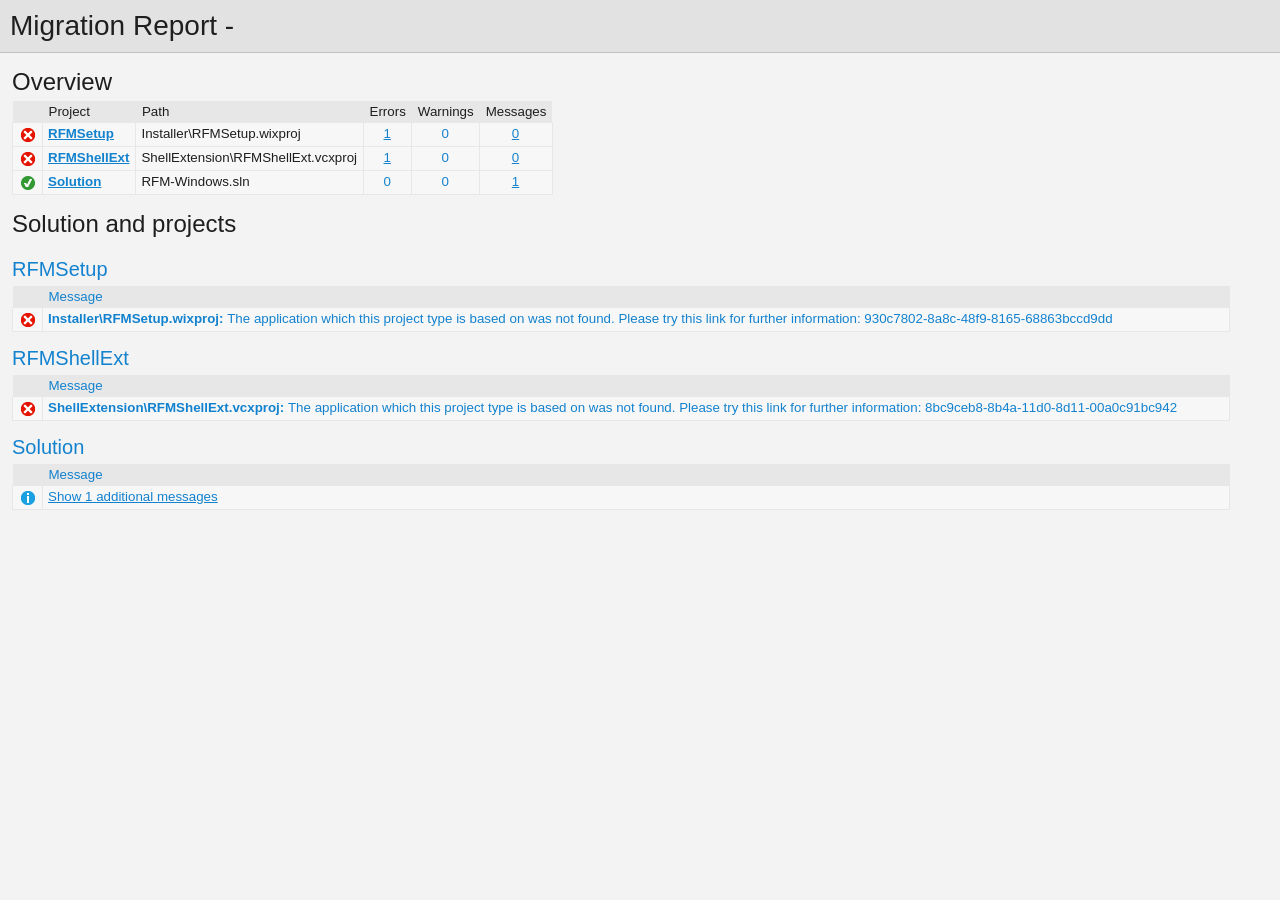
<file: clients/windows/UpgradeLog.htm>
﻿<!DOCTYPE html>
<!-- saved from url=(0014)about:internet -->
 <html xmlns:msxsl="urn:schemas-microsoft-com:xslt"><head><meta content="en-us" http-equiv="Content-Language" /><meta content="text/html; charset=utf-16" http-equiv="Content-Type" /><title _locID="ConversionReport0">
          Migration Report
        </title><style> 
                    /* Body style, for the entire document */
                    body
                    {
                        background: #F3F3F4;
                        color: #1E1E1F;
                        font-family: "Segoe UI", Tahoma, Geneva, Verdana, sans-serif;
                        padding: 0;
                        margin: 0;
                    }

                    /* Header1 style, used for the main title */
                    h1
                    {
                        padding: 10px 0px 10px 10px;
                        font-size: 21pt;
                        background-color: #E2E2E2;
                        border-bottom: 1px #C1C1C2 solid; 
                        color: #201F20;
                        margin: 0;
                        font-weight: normal;
                    }

                    /* Header2 style, used for "Overview" and other sections */
                    h2
                    {
                        font-size: 18pt;
                        font-weight: normal;
                        padding: 15px 0 5px 0;
                        margin: 0;
                    }

                    /* Header3 style, used for sub-sections, such as project name */
                    h3
                    {
                        font-weight: normal;
                        font-size: 15pt;
                        margin: 0;
                        padding: 15px 0 5px 0;
                        background-color: transparent;
                    }

                    /* Color all hyperlinks one color */
                    a
                    {
                        color: #1382CE;
                    }

                    /* Table styles */ 
                    table
                    {
                        border-spacing: 0 0;
                        border-collapse: collapse;
                        font-size: 10pt;
                    }

                    table th
                    {
                        background: #E7E7E8;
                        text-align: left;
                        text-decoration: none;
                        font-weight: normal;
                        padding: 3px 6px 3px 6px;
                    }

                    table td
                    {
                        vertical-align: top;
                        padding: 3px 6px 5px 5px;
                        margin: 0px;
                        border: 1px solid #E7E7E8;
                        background: #F7F7F8;
                    }

                    /* Local link is a style for hyperlinks that link to file:/// content, there are lots so color them as 'normal' text until the user mouse overs */
                    .localLink
                    {
                        color: #1E1E1F;
                        background: #EEEEED;
                        text-decoration: none;
                    }

                    .localLink:hover
                    {
                        color: #1382CE;
                        background: #FFFF99;
                        text-decoration: none;
                    }

                    /* Center text, used in the over views cells that contain message level counts */ 
                    .textCentered
                    {
                        text-align: center;
                    }

                    /* The message cells in message tables should take up all avaliable space */
                    .messageCell
                    {
                        width: 100%;
                    }

                    /* Padding around the content after the h1 */ 
                    #content 
                    {
	                    padding: 0px 12px 12px 12px; 
                    }

                    /* The overview table expands to width, with a max width of 97% */ 
                    #overview table
                    {
                        width: auto;
                        max-width: 75%; 
                    }

                    /* The messages tables are always 97% width */
                    #messages table
                    {
                        width: 97%;
                    }

                    /* All Icons */
                    .IconSuccessEncoded, .IconInfoEncoded, .IconWarningEncoded, .IconErrorEncoded
                    {
                        min-width:18px;
                        min-height:18px; 
                        background-repeat:no-repeat;
                        background-position:center;
                    }

                    /* Success icon encoded */
                    .IconSuccessEncoded
                    {
                        /* Note: Do not delete the comment below. It is used to verify the correctness of the encoded image resource below before the product is released */
                        /* [---XsltValidateInternal-Base64EncodedImage:IconSuccess#Begin#background-image: url(data:image/png;base64,#Separator#);#End#] */
                        background-image: url([data-uri]);
                    }

                    /* Information icon encoded */
                    .IconInfoEncoded
                    {
                        /* Note: Do not delete the comment below. It is used to verify the correctness of the encoded image resource below before the product is released */
                        /* [---XsltValidateInternal-Base64EncodedImage:IconInformation#Begin#background-image: url(data:image/png;base64,#Separator#);#End#] */
                        background-image: url([data-uri]);
                    }

                    /* Warning icon encoded */
                    .IconWarningEncoded
                    {
                        /* Note: Do not delete the comment below. It is used to verify the correctness of the encoded image resource below before the product is released */
                        /* [---XsltValidateInternal-Base64EncodedImage:IconWarning#Begin#background-image: url(data:image/png;base64,#Separator#);#End#] */
                        background-image: url([data-uri]);
                    }

                    /* Error icon encoded */
                    .IconErrorEncoded
                    {
                        /* Note: Do not delete the comment below. It is used to verify the correctness of the encoded image resource below before the product is released */
                        /* [---XsltValidateInternal-Base64EncodedImage:IconError#Begin#background-image: url(data:image/png;base64,#Separator#);#End#] */
                        background-image: url([data-uri]);
                    }
                 </style><script type="text/javascript" language="javascript"> 
          
            // Startup 
            // Hook up the the loaded event for the document/window, to linkify the document content
            var startupFunction = function() { linkifyElement("messages"); };
            
            if(window.attachEvent)
            {
              window.attachEvent('onload', startupFunction);
            }
            else if (window.addEventListener) 
            {
              window.addEventListener('load', startupFunction, false);
            }
            else 
            {
              document.addEventListener('load', startupFunction, false);
            } 
            
            // Toggles the visibility of table rows with the specified name 
            function toggleTableRowsByName(name)
            {
               var allRows = document.getElementsByTagName('tr');
               for (i=0; i < allRows.length; i++)
               {
                  var currentName = allRows[i].getAttribute('name');
                  if(!!currentName && currentName.indexOf(name) == 0)
                  {
                      var isVisible = allRows[i].style.display == ''; 
                      isVisible ? allRows[i].style.display = 'none' : allRows[i].style.display = '';
                  }
               }
            }
            
            function scrollToFirstVisibleRow(name) 
            {
               var allRows = document.getElementsByTagName('tr');
               for (i=0; i < allRows.length; i++)
               {
                  var currentName = allRows[i].getAttribute('name');
                  var isVisible = allRows[i].style.display == ''; 
                  if(!!currentName && currentName.indexOf(name) == 0 && isVisible)
                  {
                     allRows[i].scrollIntoView(true); 
                     return true; 
                  }
               }
               
               return false;
            }
            
            // Linkifies the specified text content, replaces candidate links with html links 
            function linkify(text)
            {
                 if(!text || 0 === text.length)
                 {
                     return text; 
                 }

                 // Find http, https and ftp links and replace them with hyper links 
                 var urlLink = /(http|https|ftp)\:\/\/[a-zA-Z0-9\-\.]+(:[a-zA-Z0-9]*)?\/?([a-zA-Z0-9\-\._\?\,\/\\\+&%\$#\=~;\{\}])*/gi;
                 
                 return text.replace(urlLink, '<a href="$&">$&</a>') ;
            }
            
            // Linkifies the specified element by ID
            function linkifyElement(id)
            {
                var element = document.getElementById(id);
                if(!!element)
                {
                  element.innerHTML = linkify(element.innerHTML); 
                }
            }
            
            function ToggleMessageVisibility(projectName)
            {
              if(!projectName || 0 === projectName.length)
              {
                return; 
              }
              
              toggleTableRowsByName("MessageRowClass" + projectName);
              toggleTableRowsByName('MessageRowHeaderShow' + projectName);
              toggleTableRowsByName('MessageRowHeaderHide' + projectName); 
            }
            
            function ScrollToFirstVisibleMessage(projectName)
            {
              if(!projectName || 0 === projectName.length)
              {
                return; 
              }
              
              // First try the 'Show messages' row
              if(!scrollToFirstVisibleRow('MessageRowHeaderShow' + projectName))
              {
                // Failed to find a visible row for 'Show messages', try an actual message row 
                scrollToFirstVisibleRow('MessageRowClass' + projectName); 
              }
            }
           </script></head><body><h1 _locID="ConversionReport">
          Migration Report - </h1><div id="content"><h2 _locID="OverviewTitle">Overview</h2><div id="overview"><table><tr><th></th><th _locID="ProjectTableHeader">Project</th><th _locID="PathTableHeader">Path</th><th _locID="ErrorsTableHeader">Errors</th><th _locID="WarningsTableHeader">Warnings</th><th _locID="MessagesTableHeader">Messages</th></tr><tr><td class="IconErrorEncoded" /><td><strong><a href="#RFMSetup">RFMSetup</a></strong></td><td>Installer\RFMSetup.wixproj</td><td class="textCentered"><a href="#RFMSetupError">1</a></td><td class="textCentered"><a>0</a></td><td class="textCentered"><a href="#">0</a></td></tr><tr><td class="IconErrorEncoded" /><td><strong><a href="#RFMShellExt">RFMShellExt</a></strong></td><td>ShellExtension\RFMShellExt.vcxproj</td><td class="textCentered"><a href="#RFMShellExtError">1</a></td><td class="textCentered"><a>0</a></td><td class="textCentered"><a href="#">0</a></td></tr><tr><td class="IconSuccessEncoded" /><td><strong><a href="#Solution"><span _locID="OverviewSolutionSpan">Solution</span></a></strong></td><td>RFM-Windows.sln</td><td class="textCentered"><a>0</a></td><td class="textCentered"><a>0</a></td><td class="textCentered"><a href="#" onclick="ScrollToFirstVisibleMessage('Solution'); return false;">1</a></td></tr></table></div><h2 _locID="SolutionAndProjectsTitle">Solution and projects</h2><div id="messages"><a name="RFMSetup" /><h3>RFMSetup</h3><table><tr id="RFMSetupHeaderRow"><th></th><th class="messageCell" _locID="MessageTableHeader">Message</th></tr><tr name="ErrorRowClassRFMSetup"><td class="IconErrorEncoded"><a name="RFMSetupError" /></td><td class="messageCell"><strong>Installer\RFMSetup.wixproj:
        </strong><span>The application which this project type is based on was not found. Please try this link for further information: 930c7802-8a8c-48f9-8165-68863bccd9dd</span></td></tr></table><a name="RFMShellExt" /><h3>RFMShellExt</h3><table><tr id="RFMShellExtHeaderRow"><th></th><th class="messageCell" _locID="MessageTableHeader">Message</th></tr><tr name="ErrorRowClassRFMShellExt"><td class="IconErrorEncoded"><a name="RFMShellExtError" /></td><td class="messageCell"><strong>ShellExtension\RFMShellExt.vcxproj:
        </strong><span>The application which this project type is based on was not found. Please try this link for further information: 8bc9ceb8-8b4a-11d0-8d11-00a0c91bc942</span></td></tr></table><a name="Solution" /><h3 _locID="ProjectDisplayNameHeader">Solution</h3><table><tr id="SolutionHeaderRow"><th></th><th class="messageCell" _locID="MessageTableHeader">Message</th></tr><tr name="MessageRowHeaderShowSolution"><td class="IconInfoEncoded" /><td class="messageCell"><a _locID="ShowAdditionalMessages" href="#" name="SolutionMessage" onclick="ToggleMessageVisibility('Solution'); return false;">
          Show 1 additional messages
        </a></td></tr><tr name="MessageRowClassSolution" style="display: none"><td class="IconInfoEncoded"><a name="SolutionMessage" /></td><td class="messageCell"><strong>RFM-Windows.sln:
        </strong><span>The solution file does not require migration.</span></td></tr><tr style="display: none" name="MessageRowHeaderHideSolution"><td class="IconInfoEncoded" /><td class="messageCell"><a _locID="HideAdditionalMessages" href="#" name="SolutionMessage" onclick="ToggleMessageVisibility('Solution'); return false;">
          Hide 1 additional messages
        </a></td></tr></table></div></div></body></html>
</file>
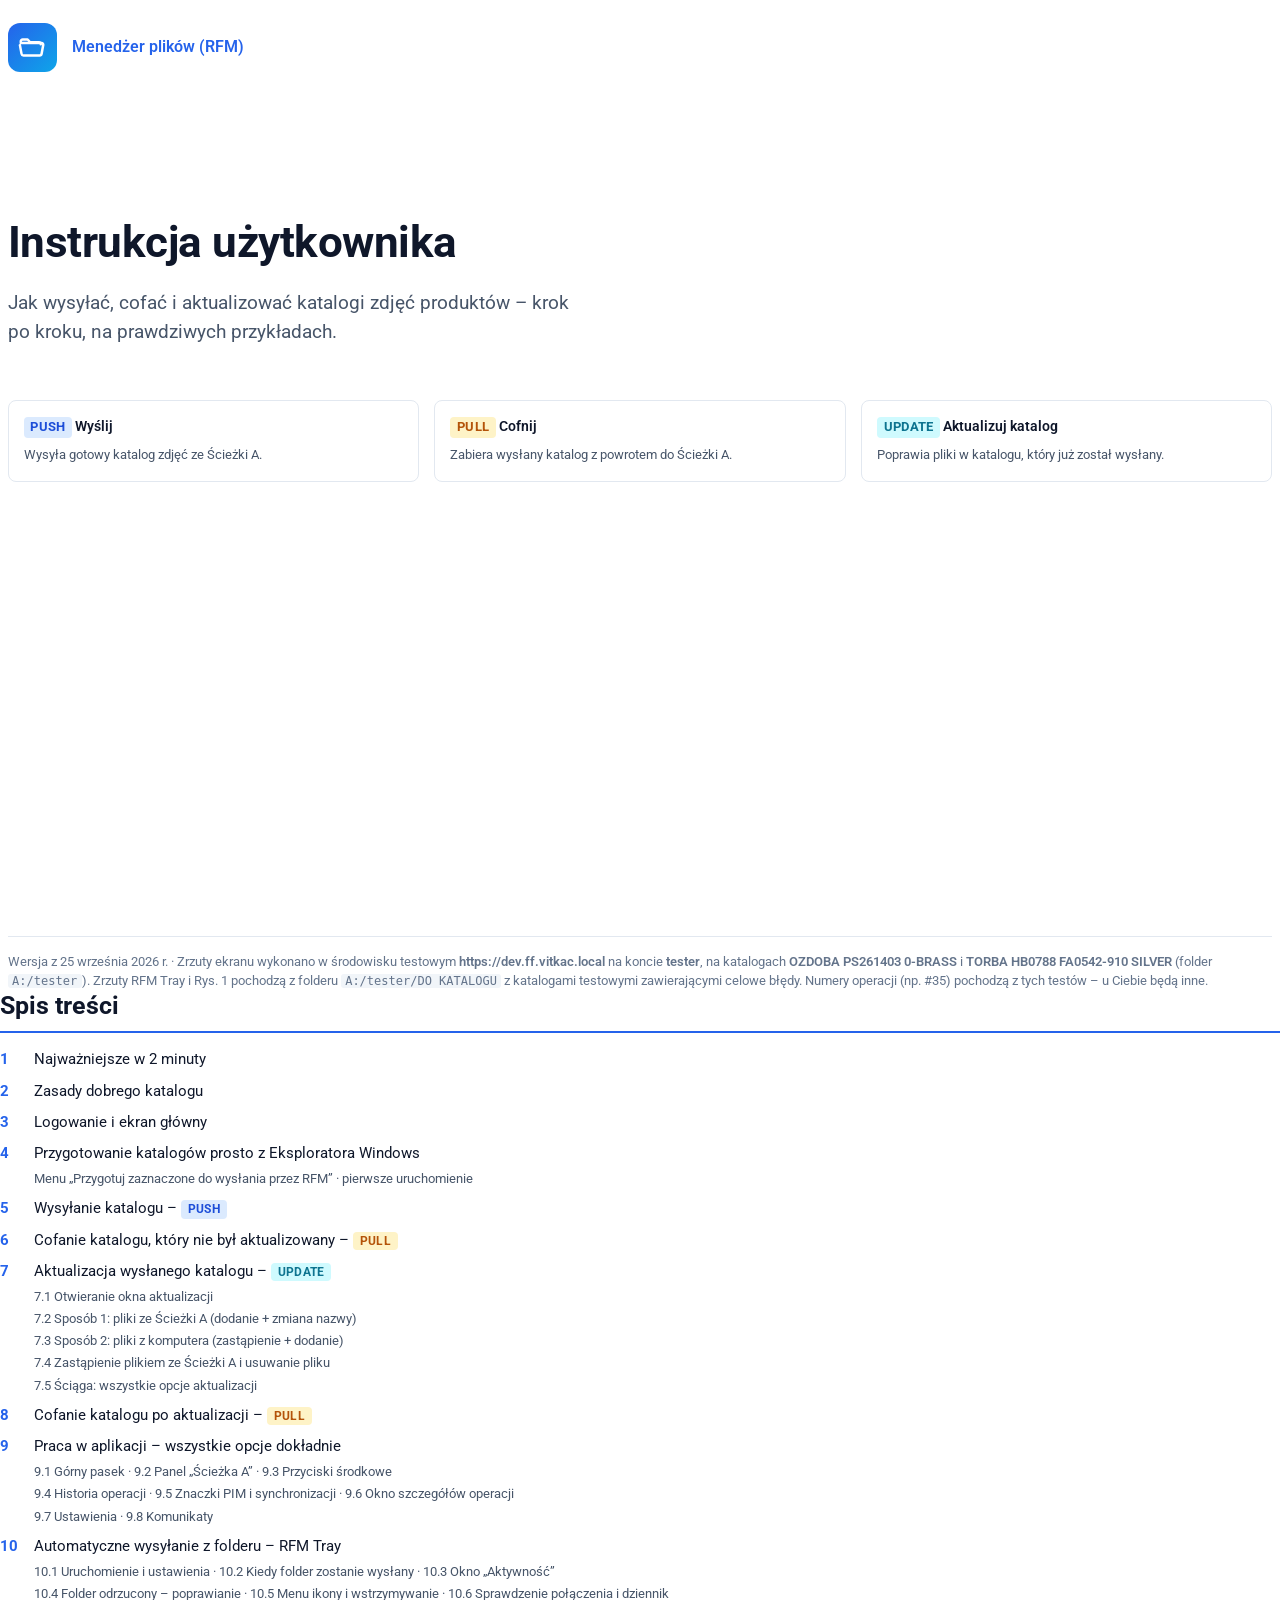
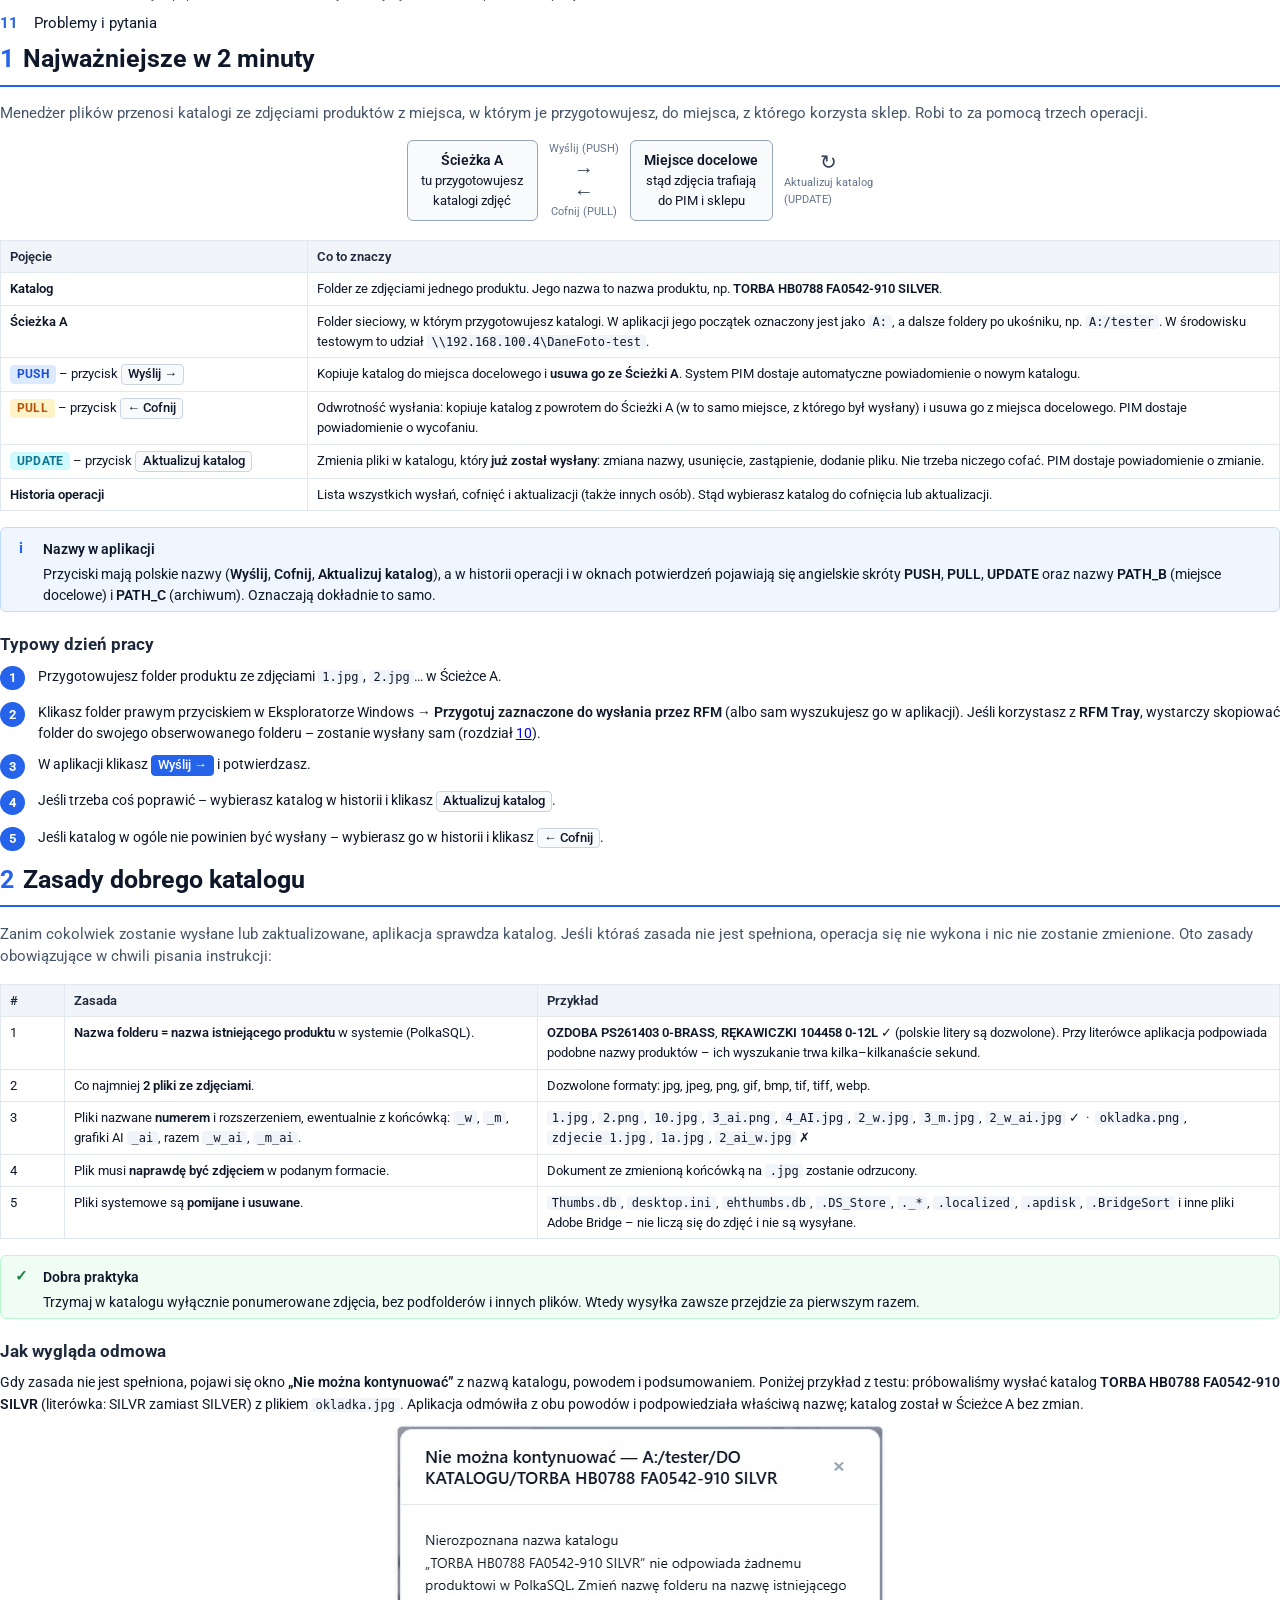
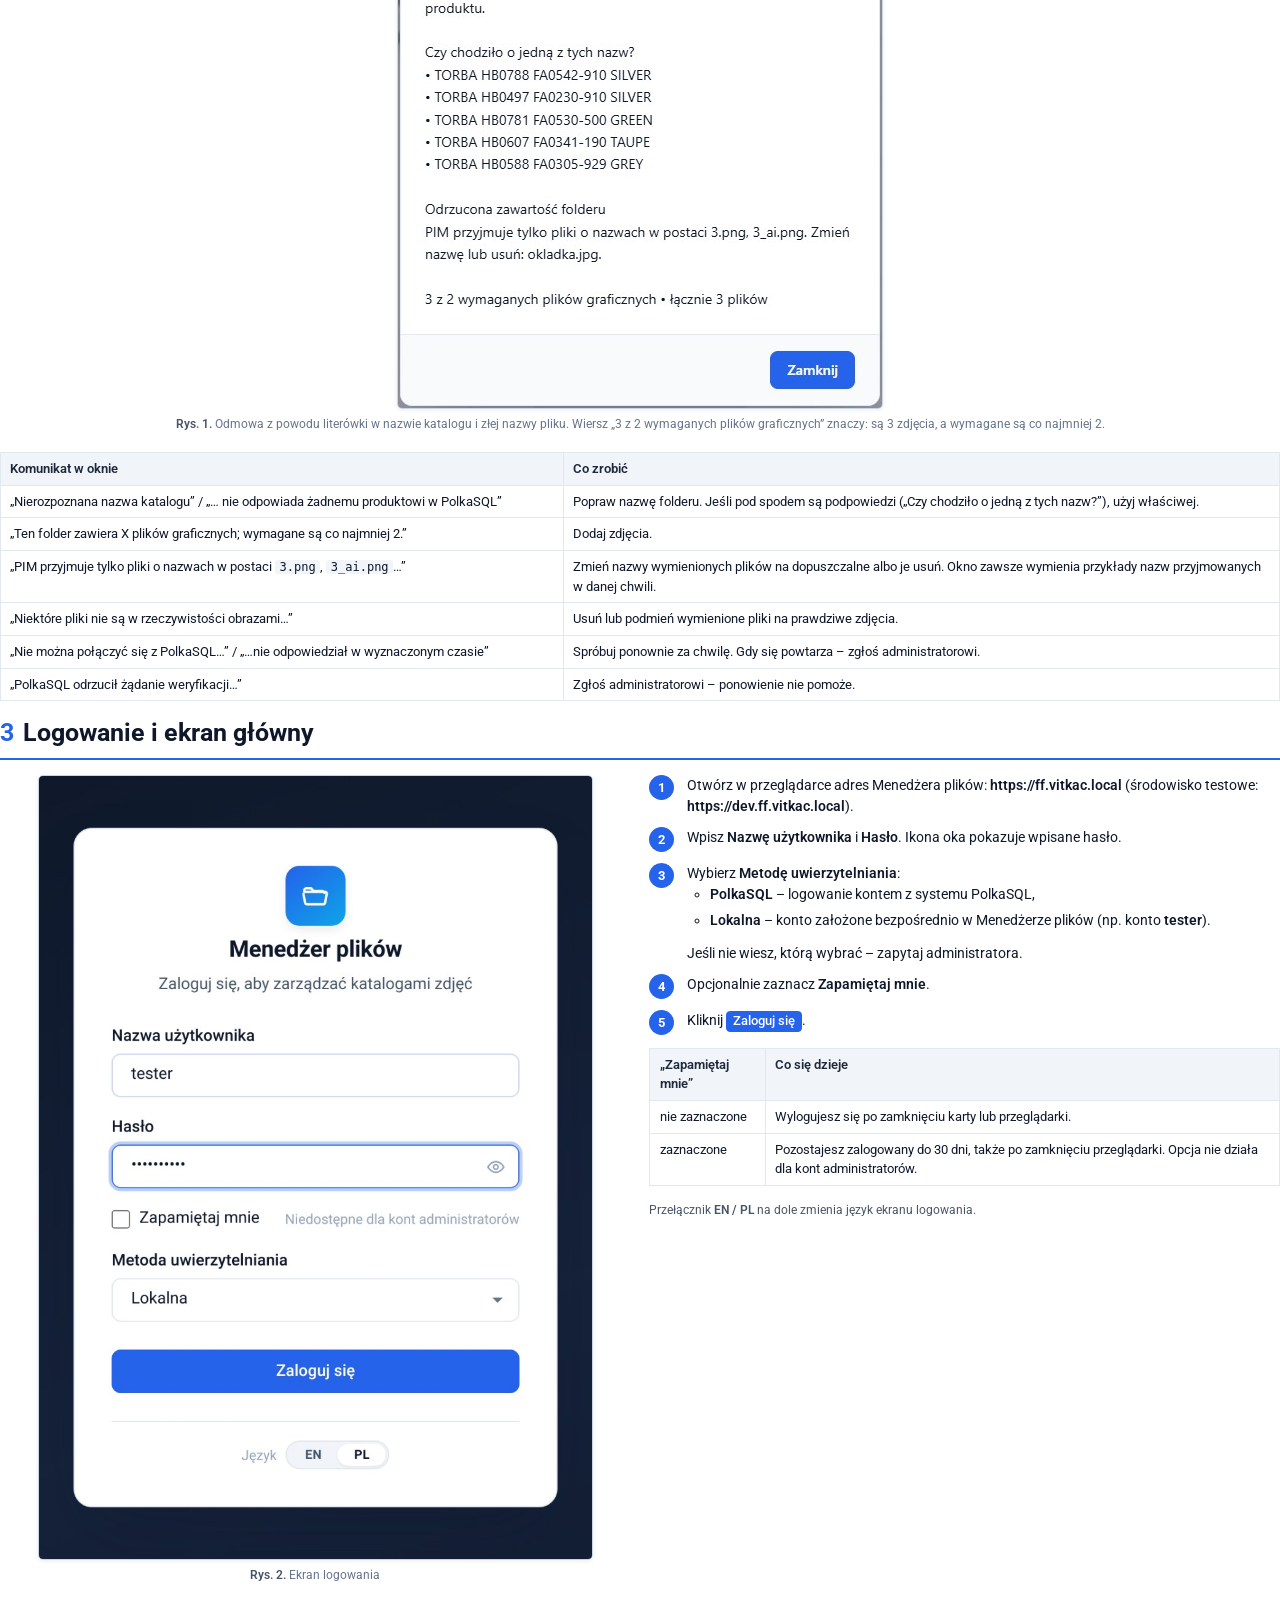
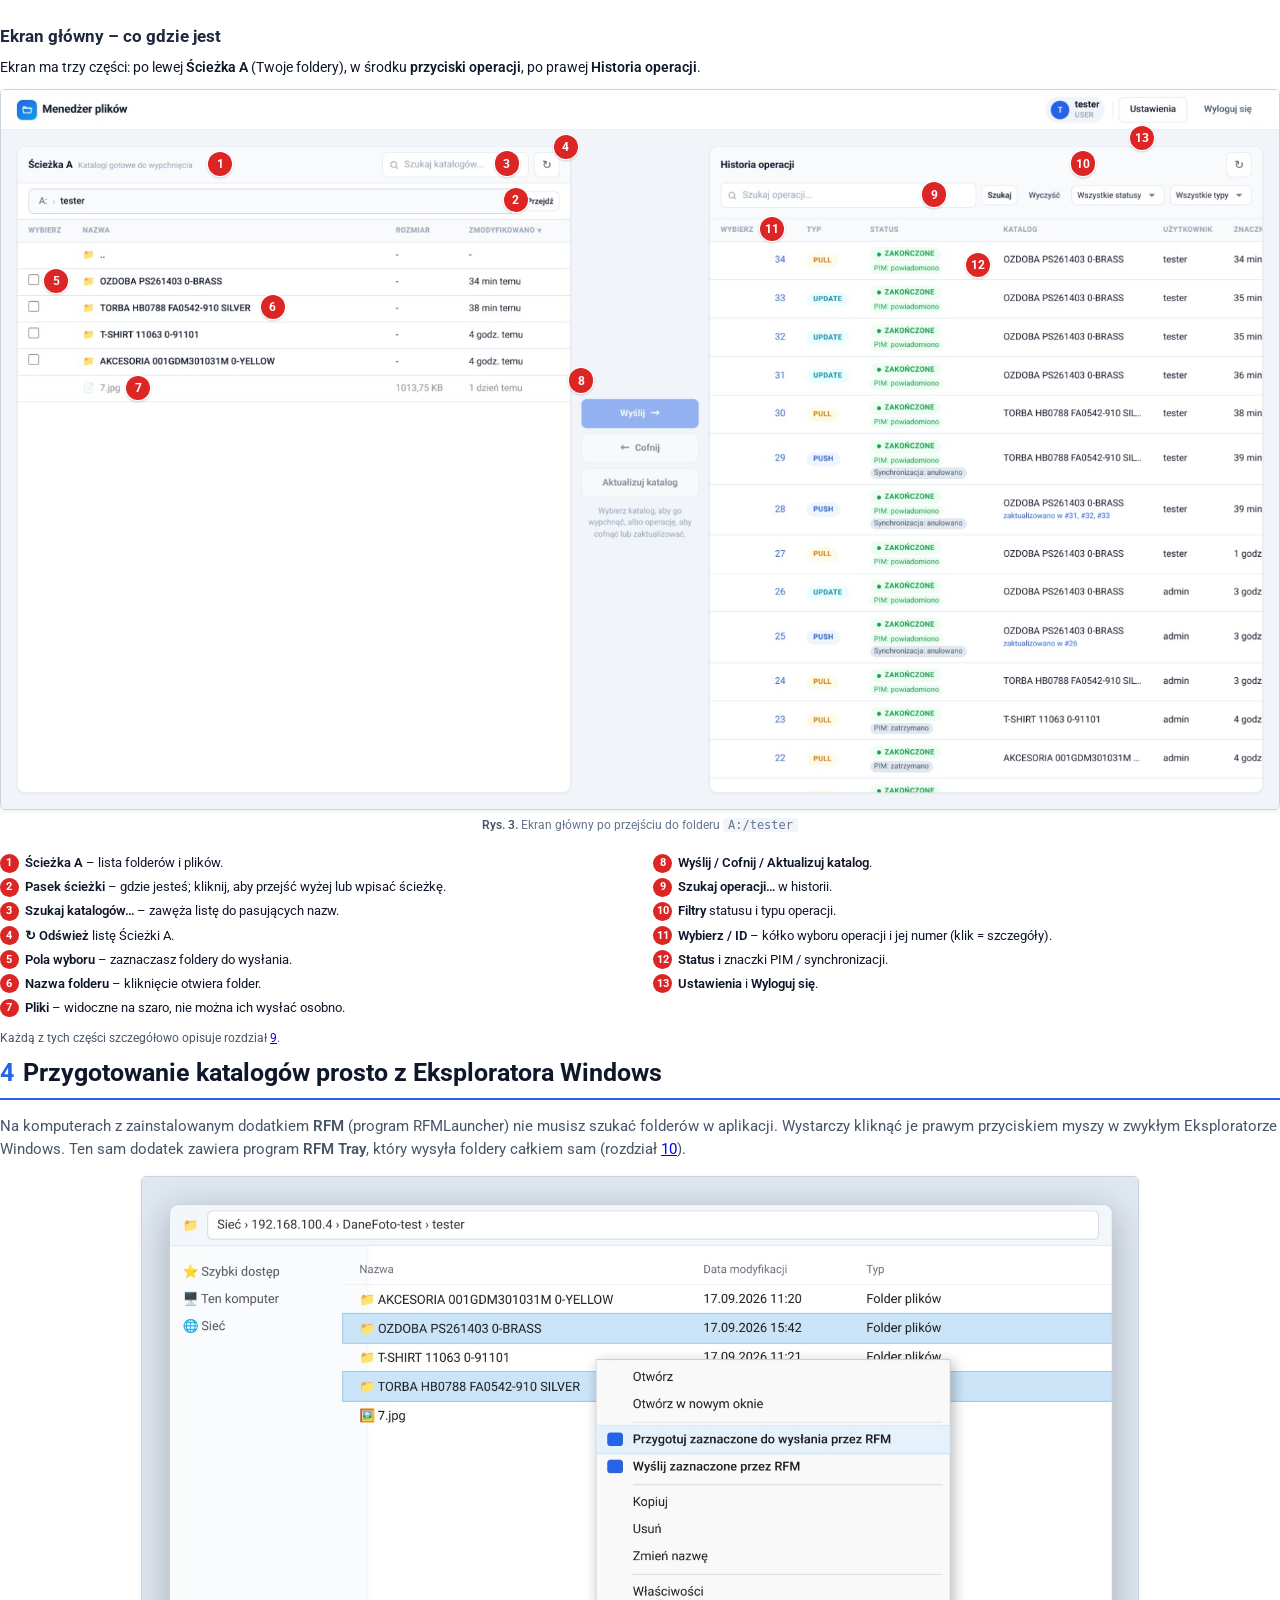
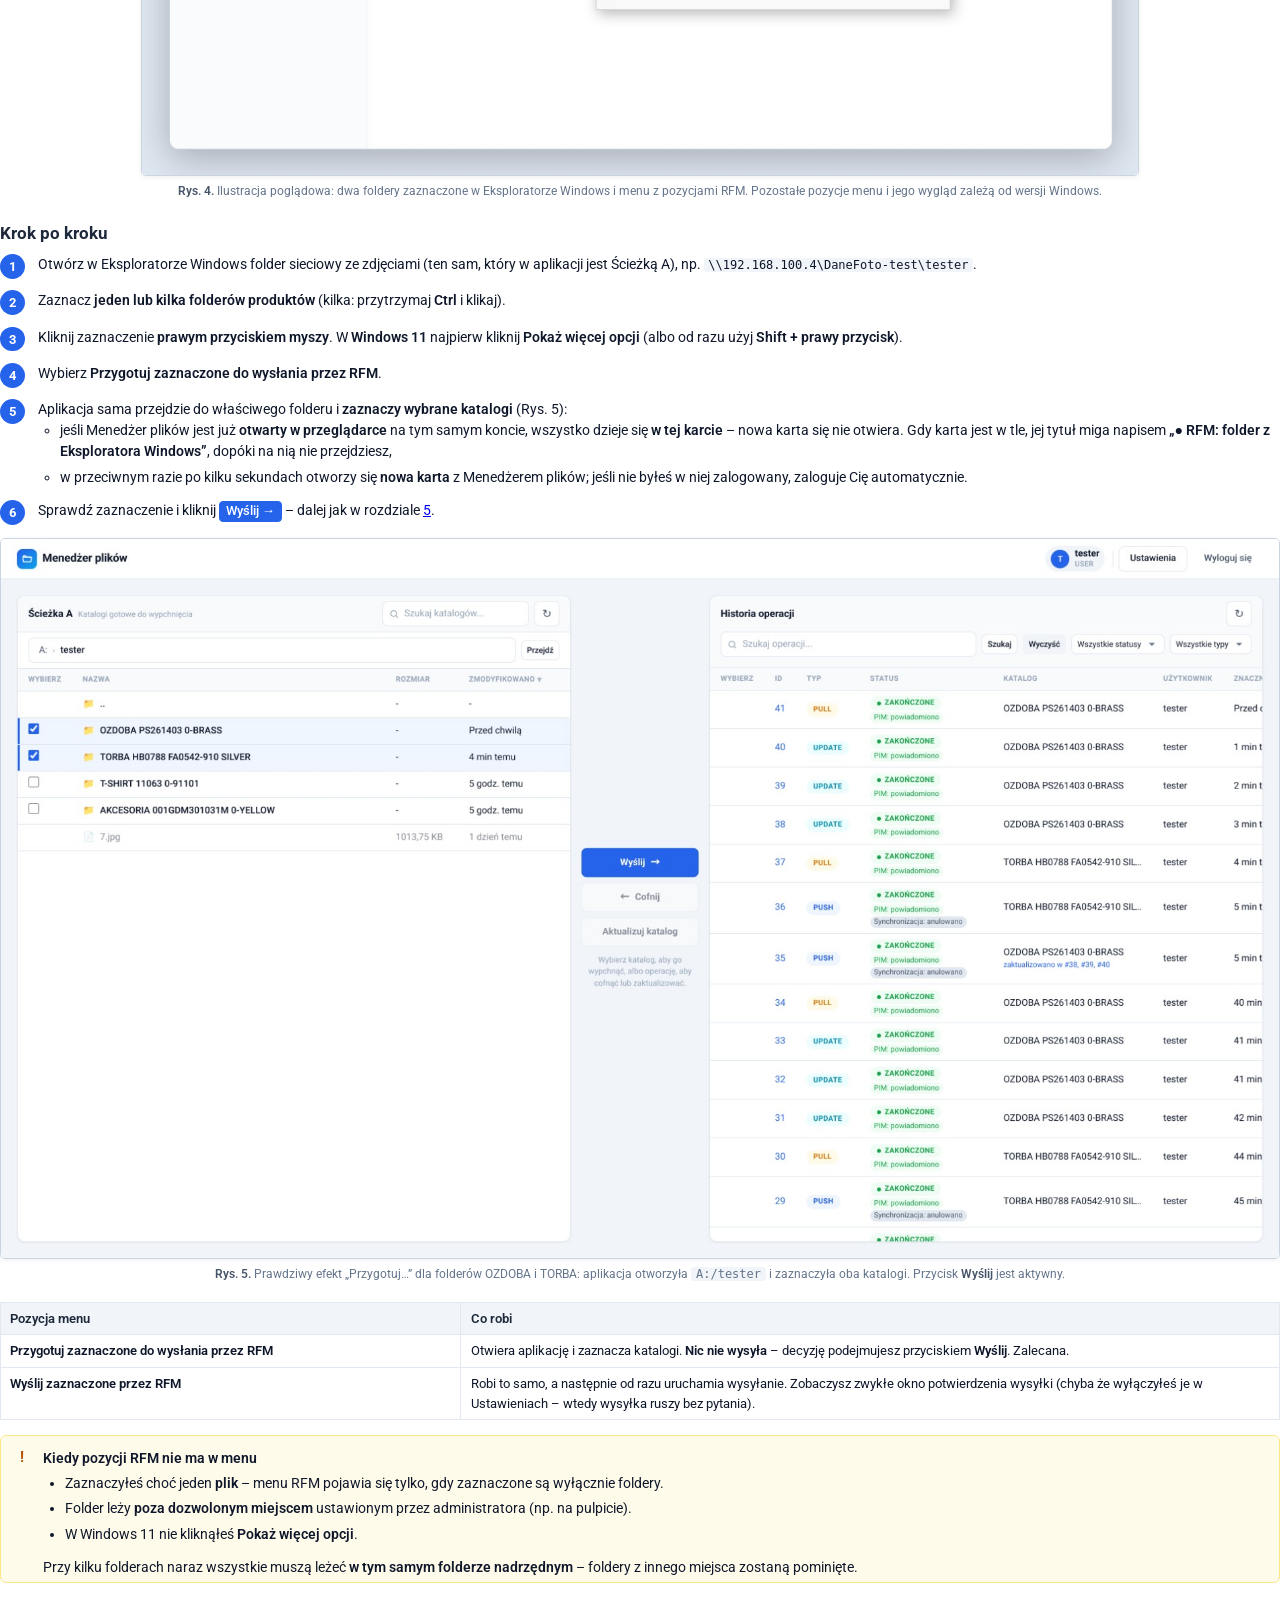
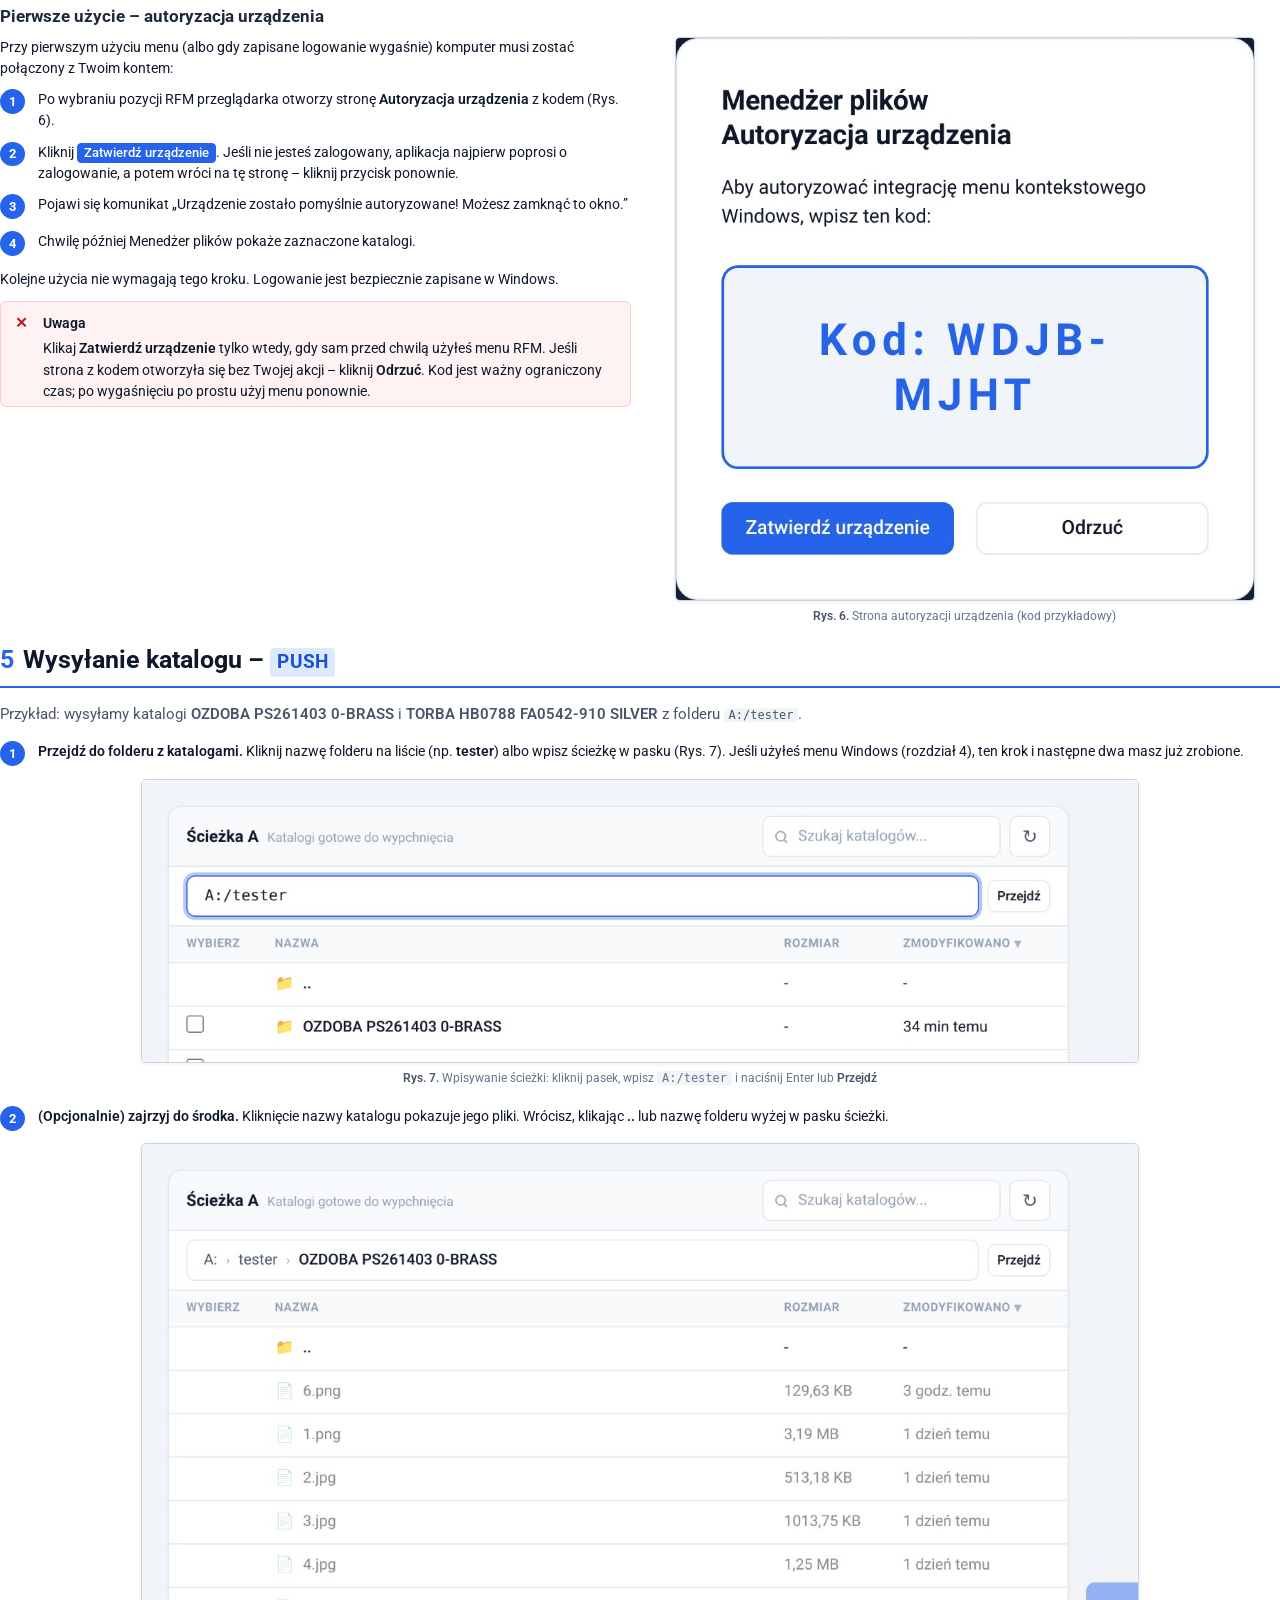
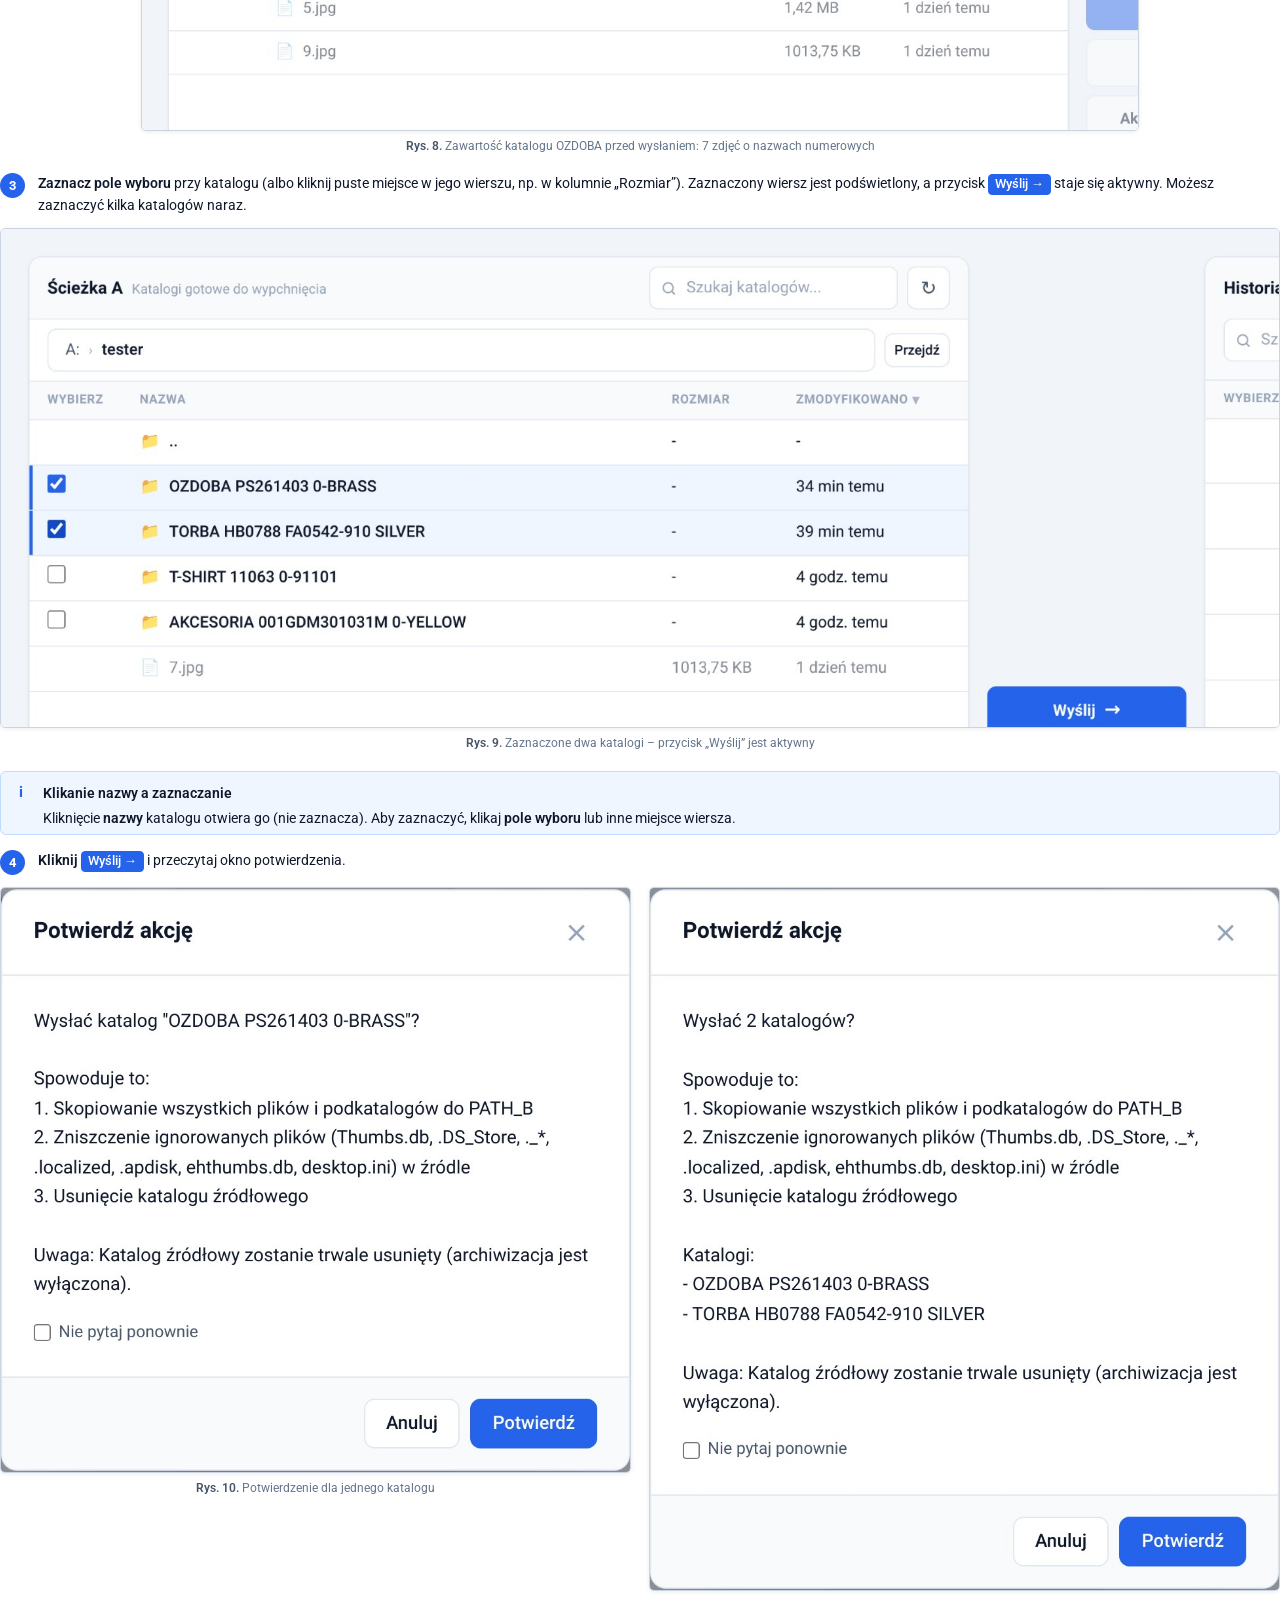
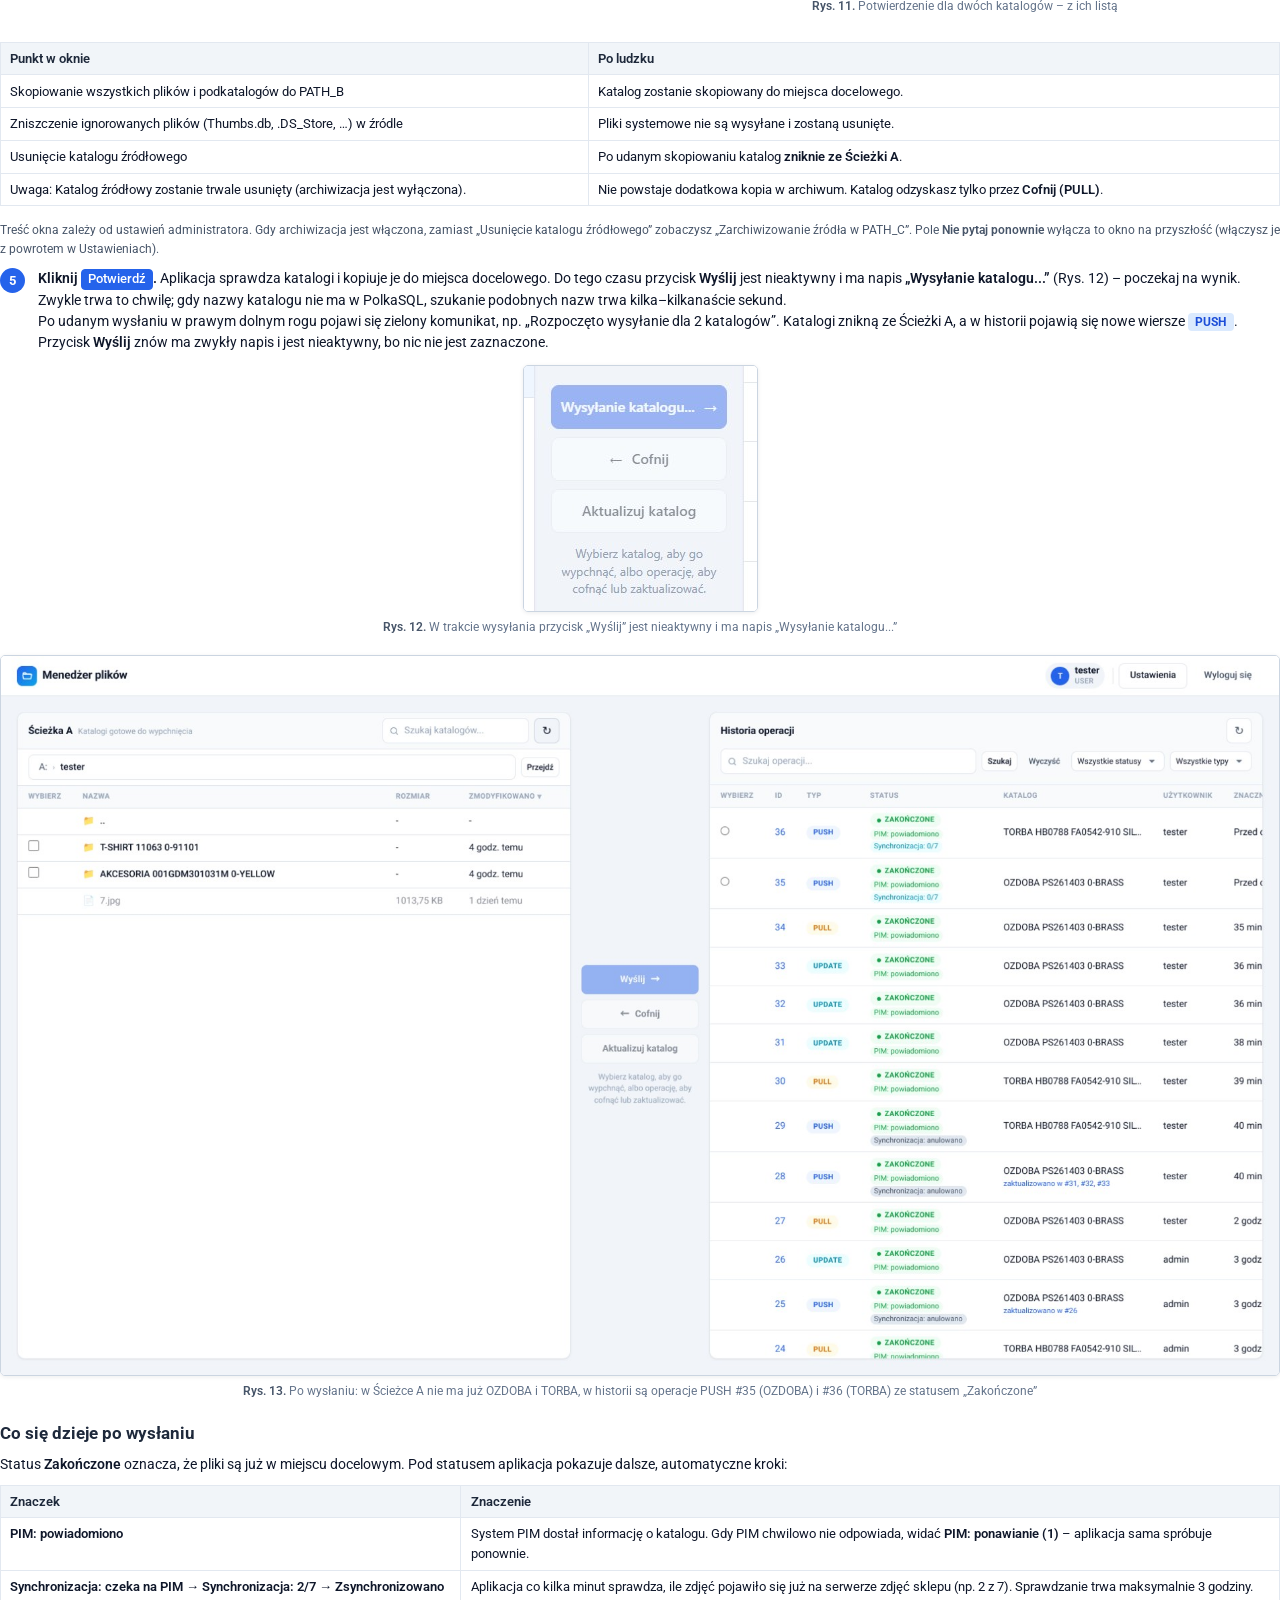
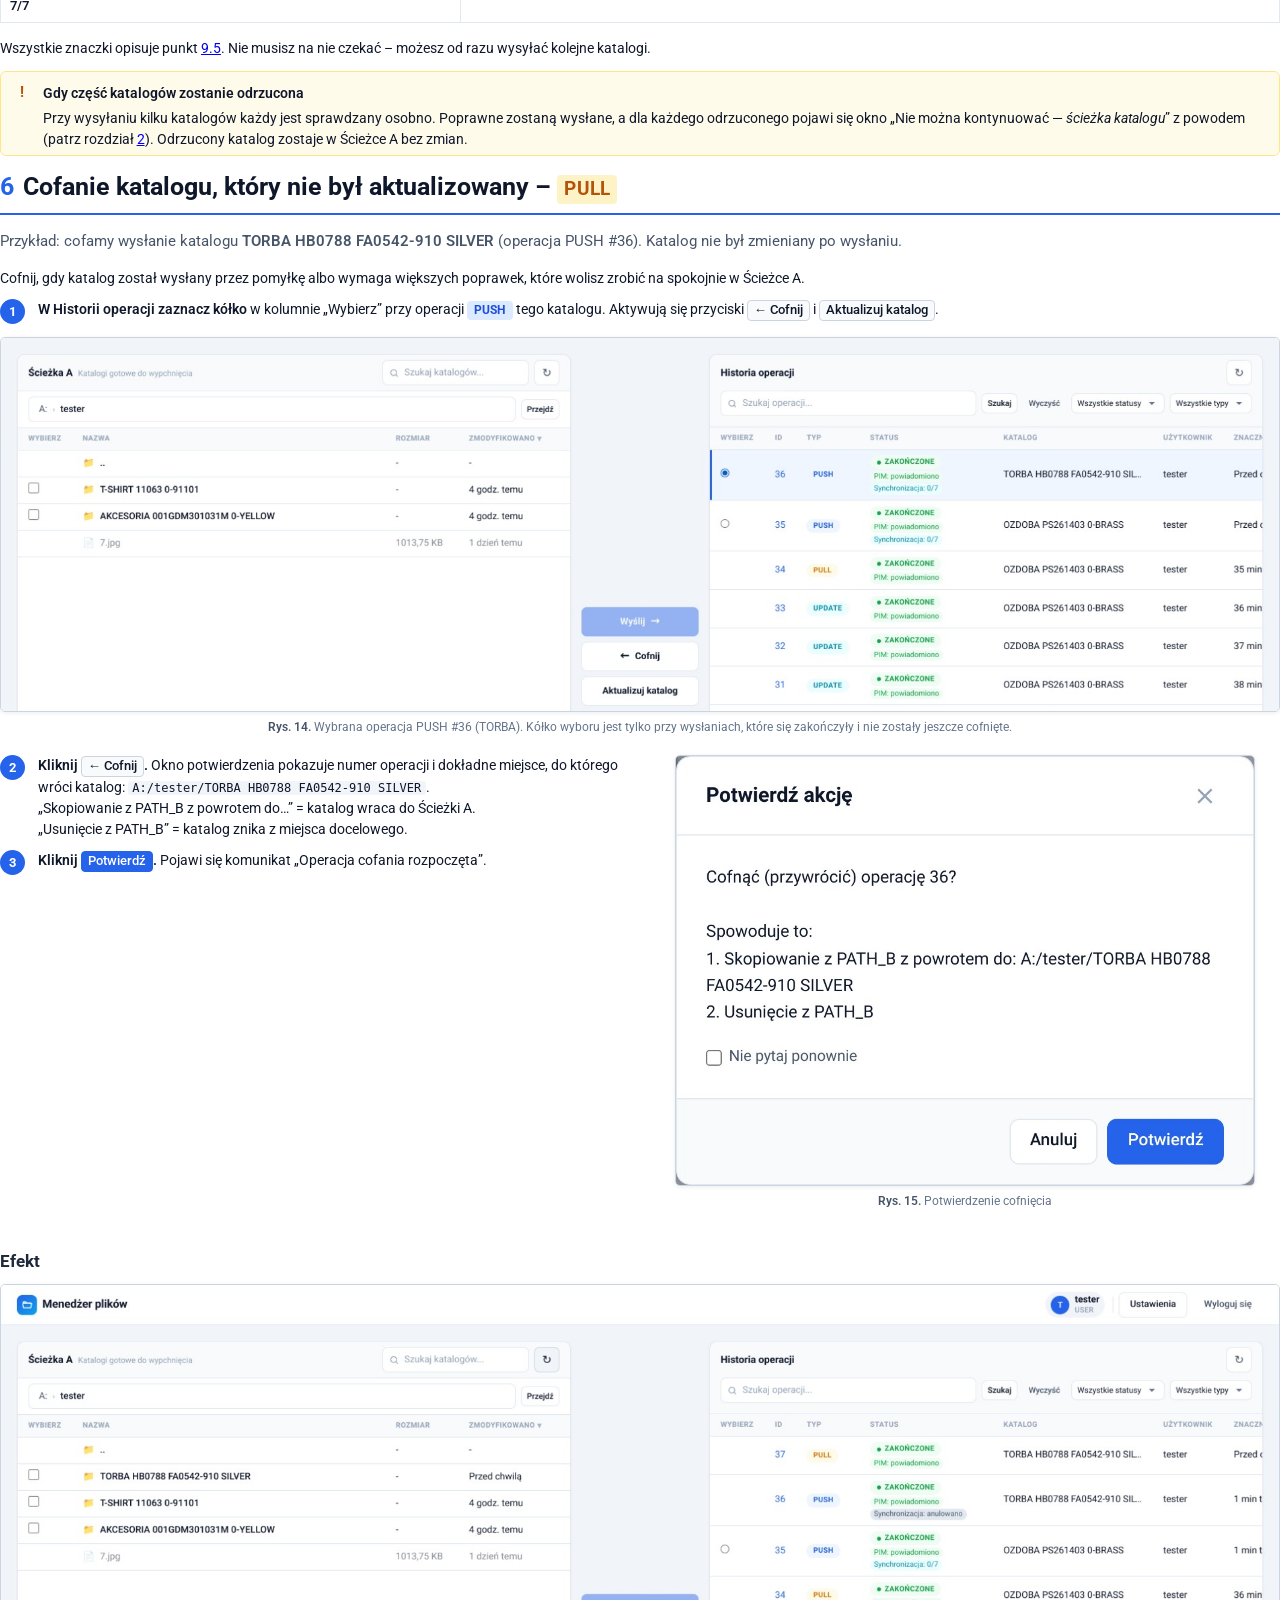
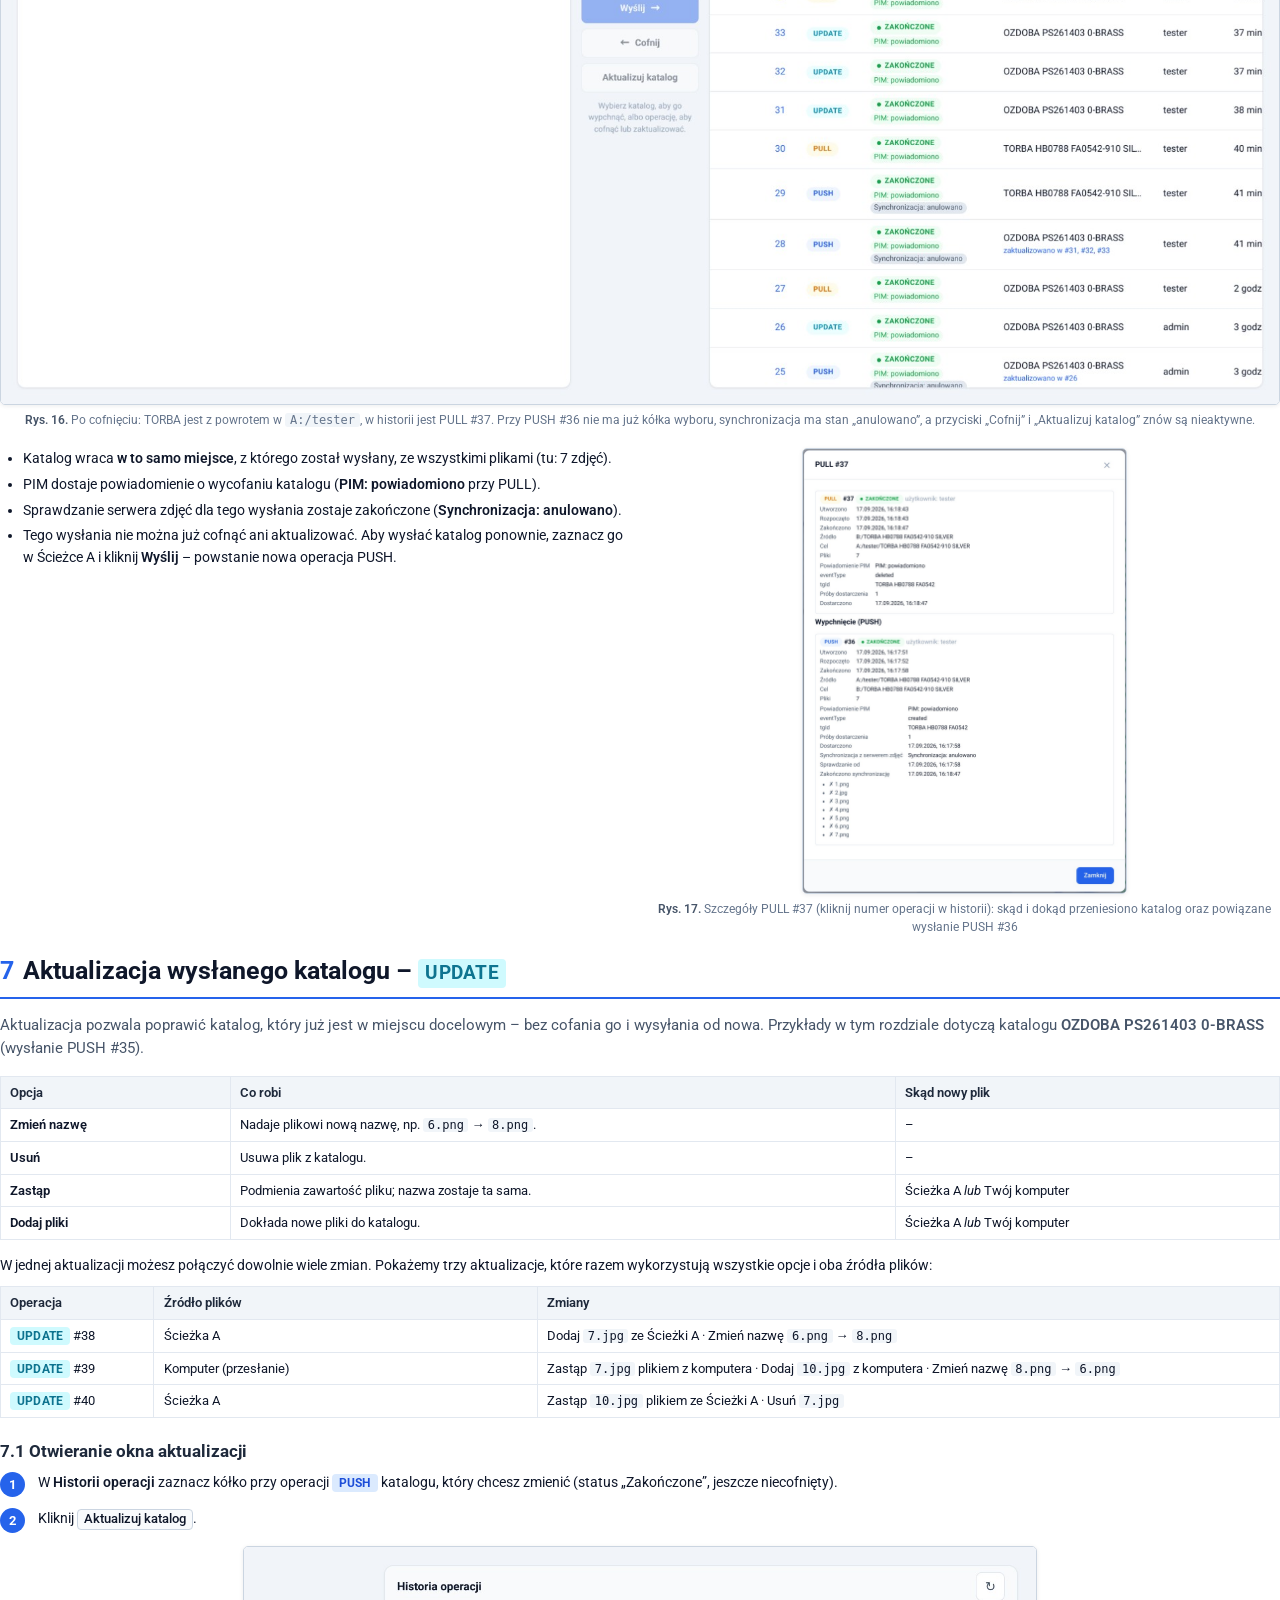
<file: docs/instructions/src/guide.html>
<!doctype html>
<html lang="pl">
<head>
<meta charset="utf-8">
<title>Menedżer plików – instrukcja użytkownika</title>
<link rel="stylesheet" href="fonts/roboto.css">
<style>
@page { size: A4; margin: 16mm 15mm 18mm 15mm; }
:root{
  --ink:#0f172a; --muted:#475569; --soft:#64748b; --line:#e2e8f0;
  --blue:#2563eb; --blue-bg:#eff6ff; --blue-line:#bfdbfe;
  --green:#15803d; --green-bg:#f0fdf4; --green-line:#bbf7d0;
  --amber:#b45309; --amber-bg:#fffbeb; --amber-line:#fde68a;
  --red:#b91c1c; --red-bg:#fef2f2; --red-line:#fecaca;
}
*{box-sizing:border-box}
html,body{margin:0;background:#fff}
body{font-family:Roboto,"Segoe UI",sans-serif;color:var(--ink);font-size:10.6pt;line-height:1.5;-webkit-print-color-adjust:exact;print-color-adjust:exact}
h1,h2,h3,h4{line-height:1.25;margin:0}
h2{font-size:19pt;color:var(--ink);margin:0 0 4mm;padding-bottom:2.5mm;border-bottom:2px solid var(--blue)}
h2 .num{color:var(--blue);margin-right:2.5mm}
h3{font-size:13pt;margin:6mm 0 2.5mm;color:#1e293b}
h4{font-size:11pt;margin:4.5mm 0 1.5mm;color:#1e293b}
p{margin:0 0 2.6mm}
ul,ol{margin:0 0 3mm;padding-left:6mm}
li{margin:0 0 1.2mm}
.chapter{break-before:page}
.lead{font-size:11.5pt;color:var(--muted);margin-bottom:4mm}
b,strong{font-weight:600}
.ui{display:inline-block;padding:0 1.6mm;border:1px solid #cbd5e1;border-radius:4px;background:#f8fafc;font-weight:500;font-size:9.8pt;white-space:nowrap;line-height:1.45}
.ui.primary{background:var(--blue);border-color:var(--blue);color:#fff}
.tag{display:inline-block;padding:0 1.8mm;border-radius:4px;font-weight:700;font-size:8.8pt;letter-spacing:.3px;line-height:1.55}
.tag.push{background:#dbeafe;color:#1d4ed8}.tag.pull{background:#fef3c7;color:#b45309}.tag.update{background:#cffafe;color:#0e7490}
code,.path{font-family:"DejaVu Sans Mono",monospace;font-size:9pt;background:#f1f5f9;padding:0 1.2mm;border-radius:3px;white-space:nowrap}
.box{border:1px solid;border-radius:6px;padding:3mm 4mm 1.2mm 11mm;margin:3mm 0 4mm;position:relative;break-inside:avoid}
.box::before{position:absolute;left:3.6mm;top:2.6mm;font-weight:700;font-size:11pt}
.box.info{background:var(--blue-bg);border-color:var(--blue-line)}.box.info::before{content:"i";color:var(--blue);left:4.8mm}
.box.tip{background:var(--green-bg);border-color:var(--green-line)}.box.tip::before{content:"✓";color:var(--green)}
.box.warn{background:var(--amber-bg);border-color:var(--amber-line)}.box.warn::before{content:"!";color:var(--amber);left:4.9mm}
.box.stop{background:var(--red-bg);border-color:var(--red-line)}.box.stop::before{content:"✕";color:var(--red)}
.box .t{font-weight:600;display:block;margin-bottom:1mm}
figure{margin:3mm 0 5mm;break-inside:avoid;text-align:center}
figure img{max-width:100%;border:1px solid #cbd5e1;border-radius:5px;box-shadow:0 1px 4px rgba(15,23,42,.08);display:block;margin:0 auto}
figure.s img{max-width:62%} figure.xs img{max-width:44%} figure.m img{max-width:78%} figure.tall img{max-height:118mm;width:auto}
figure.tall2 img{max-height:150mm;width:auto}
figcaption{font-size:9pt;color:var(--soft);margin-top:1.6mm}
figcaption b{color:var(--muted)}
.steps{counter-reset:s;list-style:none;padding:0;margin:0 0 3mm}
.steps>li{counter-increment:s;position:relative;padding-left:10mm;margin-bottom:2.6mm;min-height:7mm}
.steps>li::before{content:counter(s);position:absolute;left:0;top:0;width:6.6mm;height:6.6mm;border-radius:50%;background:var(--blue);color:#fff;font-weight:700;font-size:9.5pt;display:flex;align-items:center;justify-content:center}
table{border-collapse:collapse;width:100%;margin:2mm 0 4mm;font-size:9.8pt}
tr{break-inside:avoid}
h2,h3,h4{break-after:avoid;page-break-after:avoid}
th,td{border:1px solid var(--line);padding:1.6mm 2.4mm;text-align:left;vertical-align:top}
th{background:#f1f5f9;font-weight:600;color:#1e293b}
.two{display:grid;grid-template-columns:1fr 1fr;gap:5mm;align-items:start}
.two figure{margin-top:0}
.annot{position:relative;display:block;margin:0 auto}
.annot img{width:100%}
.mk{position:absolute;width:6.4mm;height:6.4mm;margin:-3.2mm 0 0 -3.2mm;border-radius:50%;background:#dc2626;color:#fff;font-weight:700;font-size:9pt;display:flex;align-items:center;justify-content:center;box-shadow:0 0 0 1.2px #fff,0 1px 3px rgba(0,0,0,.4)}
.legend{columns:2;column-gap:7mm;font-size:9.8pt}
.legend li{break-inside:avoid}
.legend .n{display:inline-flex;width:5mm;height:5mm;border-radius:50%;background:#dc2626;color:#fff;font-weight:700;font-size:8pt;align-items:center;justify-content:center;margin-right:1.5mm;vertical-align:1px}
/* cover */
.cover{height:262mm;display:flex;flex-direction:column;justify-content:space-between;padding:6mm 2mm 0}
.cover .brand{display:flex;align-items:center;gap:4mm;color:var(--blue);font-weight:600;font-size:12pt}
.cover .logo{width:13mm;height:13mm;border-radius:3.2mm;background:linear-gradient(135deg,#2563eb,#0ea5e9);display:flex;align-items:center;justify-content:center}
.cover h1{font-size:33pt;letter-spacing:-.5px;margin:0 0 5mm}
.cover .sub{font-size:14.5pt;color:var(--muted);max-width:150mm}
.cover .ops{display:grid;grid-template-columns:repeat(3,1fr);gap:4mm;margin-top:14mm}
.cover .op{border:1px solid var(--line);border-radius:8px;padding:4mm}
.cover .op .tag{font-size:10pt}
.cover .op p{margin:2mm 0 0;font-size:10pt;color:var(--muted)}
.cover .meta{font-size:9.5pt;color:var(--soft);border-top:1px solid var(--line);padding-top:4mm}
.toc{list-style:none;padding:0;margin:0}
.toc>li{margin:0 0 2.2mm;font-size:11.5pt}
.toc a{color:var(--ink);text-decoration:none}
.toc .n{display:inline-block;width:9mm;color:var(--blue);font-weight:700}
.toc ul{list-style:none;padding-left:9mm;margin:1mm 0 0}
.toc ul li{font-size:10pt;color:var(--muted);margin:0 0 .6mm}
.toc ul a{color:var(--muted)}
.flow{display:flex;align-items:center;justify-content:center;gap:3mm;margin:4mm 0 5mm;font-size:9.8pt;break-inside:avoid}
.flow .node{border:1.5px solid #94a3b8;border-radius:6px;padding:2.5mm 3.5mm;text-align:center;background:#f8fafc;min-width:34mm}
.flow .node b{display:block;font-size:10.5pt}
.flow .arr{display:flex;flex-direction:column;align-items:center;color:var(--soft);font-size:8.6pt;gap:.5mm}
.flow .arr span.a{font-size:15pt;line-height:1;color:#334155}
.small{font-size:9.2pt;color:var(--muted)}
.keep{break-inside:avoid}
</style>
</head>
<body>

<!-- ============ OKŁADKA ============ -->
<section class="cover">
  <div>
    <div class="brand"><span class="logo"><svg width="30" height="30" viewBox="0 0 24 24" fill="none" stroke="#fff" stroke-width="2" stroke-linecap="round" stroke-linejoin="round"><path d="M3 7.5A1.5 1.5 0 0 1 4.5 6h4l2 2.2h7A1.5 1.5 0 0 1 19 9.7"/><path d="M3 8.8h16.6a1.4 1.4 0 0 1 1.38 1.66l-1.3 7A1.6 1.6 0 0 1 18.1 18.8H5.2a1.6 1.6 0 0 1-1.57-1.3l-1.3-7"/></svg></span>Menedżer plików (RFM)</div>
    <div style="margin-top:38mm">
      <h1>Instrukcja użytkownika</h1>
      <div class="sub">Jak wysyłać, cofać i aktualizować katalogi zdjęć produktów – krok po kroku, na prawdziwych przykładach.</div>
    </div>
    <div class="ops">
      <div class="op"><span class="tag push">PUSH</span> <b>Wyślij</b><p>Wysyła gotowy katalog zdjęć ze Ścieżki A.</p></div>
      <div class="op"><span class="tag pull">PULL</span> <b>Cofnij</b><p>Zabiera wysłany katalog z powrotem do Ścieżki A.</p></div>
      <div class="op"><span class="tag update">UPDATE</span> <b>Aktualizuj katalog</b><p>Poprawia pliki w katalogu, który już został wysłany.</p></div>
    </div>
  </div>
  <div class="meta">
    Wersja z 25 września 2026 r. · Zrzuty ekranu wykonano w środowisku testowym <b>https://dev.ff.vitkac.local</b> na koncie <b>tester</b>,
    na katalogach <b>OZDOBA PS261403 0-BRASS</b> i <b>TORBA HB0788 FA0542-910 SILVER</b> (folder <span class="path">A:/tester</span>).
    Zrzuty RFM Tray i Rys. 1 pochodzą z folderu <span class="path">A:/tester/DO KATALOGU</span> z katalogami testowymi zawierającymi celowe błędy.
    Numery operacji (np. #35) pochodzą z tych testów – u Ciebie będą inne.
  </div>
</section>

<!-- ============ SPIS TREŚCI ============ -->
<section class="chapter">
  <h2>Spis treści</h2>
  <ol class="toc">
    <li><a href="#r1"><span class="n">1</span>Najważniejsze w 2 minuty</a></li>
    <li><a href="#r2"><span class="n">2</span>Zasady dobrego katalogu</a></li>
    <li><a href="#r3"><span class="n">3</span>Logowanie i ekran główny</a></li>
    <li><a href="#r4"><span class="n">4</span>Przygotowanie katalogów prosto z Eksploratora Windows</a>
      <ul><li>Menu „Przygotuj zaznaczone do wysłania przez RFM” · pierwsze uruchomienie</li></ul></li>
    <li><a href="#r5"><span class="n">5</span>Wysyłanie katalogu – <span class="tag push">PUSH</span></a></li>
    <li><a href="#r6"><span class="n">6</span>Cofanie katalogu, który nie był aktualizowany – <span class="tag pull">PULL</span></a></li>
    <li><a href="#r7"><span class="n">7</span>Aktualizacja wysłanego katalogu – <span class="tag update">UPDATE</span></a>
      <ul>
        <li><a href="#r7-1">7.1 Otwieranie okna aktualizacji</a></li>
        <li><a href="#r7-2">7.2 Sposób 1: pliki ze Ścieżki A (dodanie + zmiana nazwy)</a></li>
        <li><a href="#r7-3">7.3 Sposób 2: pliki z komputera (zastąpienie + dodanie)</a></li>
        <li><a href="#r7-4">7.4 Zastąpienie plikiem ze Ścieżki A i usuwanie pliku</a></li>
        <li><a href="#r7-5">7.5 Ściąga: wszystkie opcje aktualizacji</a></li>
      </ul></li>
    <li><a href="#r8"><span class="n">8</span>Cofanie katalogu po aktualizacji – <span class="tag pull">PULL</span></a></li>
    <li><a href="#r9"><span class="n">9</span>Praca w aplikacji – wszystkie opcje dokładnie</a>
      <ul>
        <li><a href="#r9-1">9.1 Górny pasek</a> · <a href="#r9-2">9.2 Panel „Ścieżka A”</a> · <a href="#r9-3">9.3 Przyciski środkowe</a></li>
        <li><a href="#r9-4">9.4 Historia operacji</a> · <a href="#r9-5">9.5 Znaczki PIM i synchronizacji</a> · <a href="#r9-6">9.6 Okno szczegółów operacji</a></li>
        <li><a href="#r9-7">9.7 Ustawienia</a> · <a href="#r9-8">9.8 Komunikaty</a></li>
      </ul></li>
    <li><a href="#r10"><span class="n">10</span>Automatyczne wysyłanie z folderu – RFM Tray</a>
      <ul>
        <li><a href="#r10-1">10.1 Uruchomienie i ustawienia</a> · <a href="#r10-2">10.2 Kiedy folder zostanie wysłany</a> · <a href="#r10-3">10.3 Okno „Aktywność”</a></li>
        <li><a href="#r10-4">10.4 Folder odrzucony – poprawianie</a> · <a href="#r10-5">10.5 Menu ikony i wstrzymywanie</a> · <a href="#r10-6">10.6 Sprawdzenie połączenia i dziennik</a></li>
      </ul></li>
    <li><a href="#r11"><span class="n">11</span>Problemy i pytania</a></li>
  </ol>
</section>

<!-- ============ 1 ============ -->
<section class="chapter" id="r1">
  <h2><span class="num">1</span>Najważniejsze w 2 minuty</h2>
  <p class="lead">Menedżer plików przenosi katalogi ze zdjęciami produktów z miejsca, w którym je przygotowujesz, do miejsca, z którego korzysta sklep. Robi to za pomocą trzech operacji.</p>

  <div class="flow">
    <div class="node"><b>Ścieżka A</b>tu przygotowujesz<br>katalogi zdjęć</div>
    <div class="arr">Wyślij (PUSH)<span class="a">→</span><span class="a">←</span>Cofnij (PULL)</div>
    <div class="node"><b>Miejsce docelowe</b>stąd zdjęcia trafiają<br>do PIM i sklepu</div>
    <div class="arr"><span class="a">↻</span>Aktualizuj katalog<br>(UPDATE)</div>
  </div>

  <table>
    <tr><th style="width:24%">Pojęcie</th><th>Co to znaczy</th></tr>
    <tr><td><b>Katalog</b></td><td>Folder ze zdjęciami jednego produktu. Jego nazwa to nazwa produktu, np. <b>TORBA HB0788 FA0542-910 SILVER</b>.</td></tr>
    <tr><td><b>Ścieżka A</b></td><td>Folder sieciowy, w którym przygotowujesz katalogi. W aplikacji jego początek oznaczony jest jako <span class="path">A:</span>, a dalsze foldery po ukośniku, np. <span class="path">A:/tester</span>. W środowisku testowym to udział <span class="path">\\192.168.100.4\DaneFoto-test</span>.</td></tr>
    <tr><td><span class="tag push">PUSH</span> – przycisk <span class="ui">Wyślij →</span></td><td>Kopiuje katalog do miejsca docelowego i <b>usuwa go ze Ścieżki A</b>. System PIM dostaje automatyczne powiadomienie o nowym katalogu.</td></tr>
    <tr><td><span class="tag pull">PULL</span> – przycisk <span class="ui">← Cofnij</span></td><td>Odwrotność wysłania: kopiuje katalog z powrotem do Ścieżki A (w to samo miejsce, z którego był wysłany) i usuwa go z miejsca docelowego. PIM dostaje powiadomienie o wycofaniu.</td></tr>
    <tr><td><span class="tag update">UPDATE</span> – przycisk <span class="ui">Aktualizuj katalog</span></td><td>Zmienia pliki w katalogu, który <b>już został wysłany</b>: zmiana nazwy, usunięcie, zastąpienie, dodanie pliku. Nie trzeba niczego cofać. PIM dostaje powiadomienie o zmianie.</td></tr>
    <tr><td><b>Historia operacji</b></td><td>Lista wszystkich wysłań, cofnięć i aktualizacji (także innych osób). Stąd wybierasz katalog do cofnięcia lub aktualizacji.</td></tr>
  </table>

  <div class="box info"><span class="t">Nazwy w aplikacji</span>Przyciski mają polskie nazwy (<b>Wyślij</b>, <b>Cofnij</b>, <b>Aktualizuj katalog</b>), a w historii operacji i w oknach potwierdzeń pojawiają się angielskie skróty <b>PUSH</b>, <b>PULL</b>, <b>UPDATE</b> oraz nazwy <b>PATH_B</b> (miejsce docelowe) i <b>PATH_C</b> (archiwum). Oznaczają dokładnie to samo.</div>

  <h3>Typowy dzień pracy</h3>
  <ol class="steps">
    <li>Przygotowujesz folder produktu ze zdjęciami <code>1.jpg</code>, <code>2.jpg</code>… w Ścieżce A.</li>
    <li>Klikasz folder prawym przyciskiem w Eksploratorze Windows → <b>Przygotuj zaznaczone do wysłania przez RFM</b> (albo sam wyszukujesz go w aplikacji). Jeśli korzystasz z <b>RFM Tray</b>, wystarczy skopiować folder do swojego obserwowanego folderu – zostanie wysłany sam (rozdział <a href="#r10">10</a>).</li>
    <li>W aplikacji klikasz <span class="ui primary">Wyślij →</span> i potwierdzasz.</li>
    <li>Jeśli trzeba coś poprawić – wybierasz katalog w historii i klikasz <span class="ui">Aktualizuj katalog</span>.</li>
    <li>Jeśli katalog w ogóle nie powinien być wysłany – wybierasz go w historii i klikasz <span class="ui">← Cofnij</span>.</li>
  </ol>
</section>

<!-- ============ 2 ============ -->
<section class="chapter" id="r2">
  <h2><span class="num">2</span>Zasady dobrego katalogu</h2>
  <p class="lead">Zanim cokolwiek zostanie wysłane lub zaktualizowane, aplikacja sprawdza katalog. Jeśli któraś zasada nie jest spełniona, operacja się nie wykona i nic nie zostanie zmienione. Oto zasady obowiązujące w chwili pisania instrukcji:</p>
  <table>
    <tr><th style="width:5%">#</th><th style="width:37%">Zasada</th><th>Przykład</th></tr>
    <tr><td>1</td><td><b>Nazwa folderu = nazwa istniejącego produktu</b> w systemie (PolkaSQL).</td><td><b>OZDOBA PS261403 0-BRASS</b>, <b>RĘKAWICZKI 104458 0-12L</b> ✓ (polskie litery są dozwolone). Przy literówce aplikacja podpowiada podobne nazwy produktów – ich wyszukanie trwa kilka–kilkanaście sekund.</td></tr>
    <tr><td>2</td><td>Co najmniej <b>2 pliki ze zdjęciami</b>.</td><td>Dozwolone formaty: jpg, jpeg, png, gif, bmp, tif, tiff, webp.</td></tr>
    <tr><td>3</td><td>Pliki nazwane <b>numerem</b> i rozszerzeniem, ewentualnie z końcówką: <code>_w</code>, <code>_m</code>, grafiki AI <code>_ai</code>, razem <code>_w_ai</code>, <code>_m_ai</code>.</td><td><code>1.jpg</code>, <code>2.png</code>, <code>10.jpg</code>, <code>3_ai.png</code>, <code>4_AI.jpg</code>, <code>2_w.jpg</code>, <code>3_m.jpg</code>, <code>2_w_ai.jpg</code> ✓ &nbsp;·&nbsp; <code>okladka.png</code>, <code>zdjecie 1.jpg</code>, <code>1a.jpg</code>, <code>2_ai_w.jpg</code> ✗</td></tr>
    <tr><td>4</td><td>Plik musi <b>naprawdę być zdjęciem</b> w podanym formacie.</td><td>Dokument ze zmienioną końcówką na <code>.jpg</code> zostanie odrzucony.</td></tr>
    <tr><td>5</td><td>Pliki systemowe są <b>pomijane i usuwane</b>.</td><td><code>Thumbs.db</code>, <code>desktop.ini</code>, <code>ehthumbs.db</code>, <code>.DS_Store</code>, <code>._*</code>, <code>.localized</code>, <code>.apdisk</code>, <code>.BridgeSort</code> i inne pliki Adobe Bridge – nie liczą się do zdjęć i nie są wysyłane.</td></tr>
  </table>
  <div class="box tip"><span class="t">Dobra praktyka</span>Trzymaj w katalogu wyłącznie ponumerowane zdjęcia, bez podfolderów i innych plików. Wtedy wysyłka zawsze przejdzie za pierwszym razem.</div>

  <h3>Jak wygląda odmowa</h3>
  <p>Gdy zasada nie jest spełniona, pojawi się okno <b>„Nie można kontynuować”</b> z nazwą katalogu, powodem i podsumowaniem. Poniżej przykład z testu: próbowaliśmy wysłać katalog <b>TORBA HB0788 FA0542-910 SILVR</b> (literówka: SILVR zamiast SILVER) z plikiem <code>okladka.jpg</code>. Aplikacja odmówiła z obu powodów i podpowiedziała właściwą nazwę; katalog został w Ścieżce A bez zmian.</p>
  <figure class="xs"><img src="img/validation_error.jpg"><figcaption><b>Rys. 1.</b> Odmowa z powodu literówki w nazwie katalogu i złej nazwy pliku. Wiersz „3 z 2 wymaganych plików graficznych” znaczy: są 3 zdjęcia, a wymagane są co najmniej 2.</figcaption></figure>
  <table>
    <tr><th style="width:44%">Komunikat w oknie</th><th>Co zrobić</th></tr>
    <tr><td>„Nierozpoznana nazwa katalogu” / „… nie odpowiada żadnemu produktowi w PolkaSQL”</td><td>Popraw nazwę folderu. Jeśli pod spodem są podpowiedzi („Czy chodziło o jedną z tych nazw?”), użyj właściwej.</td></tr>
    <tr><td>„Ten folder zawiera X plików graficznych; wymagane są co najmniej 2.”</td><td>Dodaj zdjęcia.</td></tr>
    <tr><td>„PIM przyjmuje tylko pliki o nazwach w postaci <code>3.png</code>, <code>3_ai.png</code>…”</td><td>Zmień nazwy wymienionych plików na dopuszczalne albo je usuń. Okno zawsze wymienia przykłady nazw przyjmowanych w danej chwili.</td></tr>
    <tr><td>„Niektóre pliki nie są w rzeczywistości obrazami…”</td><td>Usuń lub podmień wymienione pliki na prawdziwe zdjęcia.</td></tr>
    <tr><td>„Nie można połączyć się z PolkaSQL…” / „…nie odpowiedział w wyznaczonym czasie”</td><td>Spróbuj ponownie za chwilę. Gdy się powtarza – zgłoś administratorowi.</td></tr>
    <tr><td>„PolkaSQL odrzucił żądanie weryfikacji…”</td><td>Zgłoś administratorowi – ponowienie nie pomoże.</td></tr>
  </table>
</section>

<!-- ============ 3 ============ -->
<section class="chapter" id="r3">
  <h2><span class="num">3</span>Logowanie i ekran główny</h2>
  <div class="two">
    <figure style="margin-top:0"><img src="img/login_filled.jpg" style="max-width:88%"><figcaption><b>Rys. 2.</b> Ekran logowania</figcaption></figure>
    <div>
      <ol class="steps">
        <li>Otwórz w przeglądarce adres Menedżera plików: <b>https://ff.vitkac.local</b> (środowisko testowe: <b>https://dev.ff.vitkac.local</b>).</li>
        <li>Wpisz <b>Nazwę użytkownika</b> i <b>Hasło</b>. Ikona oka pokazuje wpisane hasło.</li>
        <li>Wybierz <b>Metodę uwierzytelniania</b>:
          <ul>
            <li><b>PolkaSQL</b> – logowanie kontem z systemu PolkaSQL,</li>
            <li><b>Lokalna</b> – konto założone bezpośrednio w Menedżerze plików (np. konto <b>tester</b>).</li>
          </ul>Jeśli nie wiesz, którą wybrać – zapytaj administratora.</li>
        <li>Opcjonalnie zaznacz <b>Zapamiętaj mnie</b>.</li>
        <li>Kliknij <span class="ui primary">Zaloguj się</span>.</li>
      </ol>
      <table>
        <tr><th>„Zapamiętaj mnie”</th><th>Co się dzieje</th></tr>
        <tr><td>nie zaznaczone</td><td>Wylogujesz się po zamknięciu karty lub przeglądarki.</td></tr>
        <tr><td>zaznaczone</td><td>Pozostajesz zalogowany do 30 dni, także po zamknięciu przeglądarki. Opcja nie działa dla kont administratorów.</td></tr>
      </table>
      <p class="small">Przełącznik <b>EN / PL</b> na dole zmienia język ekranu logowania.</p>
    </div>
  </div>

  <h3>Ekran główny – co gdzie jest</h3>
  <p>Ekran ma trzy części: po lewej <b>Ścieżka A</b> (Twoje foldery), w środku <b>przyciski operacji</b>, po prawej <b>Historia operacji</b>.</p>
  <figure>
    <div class="annot">
      <img src="img/main_tester.jpg" style="border:1px solid #cbd5e1;border-radius:5px">
      <span class="mk" style="left:17.2%;top:10.4%">1</span>
      <span class="mk" style="left:40.3%;top:15.4%">2</span>
      <span class="mk" style="left:39.6%;top:10.3%">3</span>
      <span class="mk" style="left:44.2%;top:8%">4</span>
      <span class="mk" style="left:4.4%;top:26.6%">5</span>
      <span class="mk" style="left:21.3%;top:30.2%">6</span>
      <span class="mk" style="left:10.8%;top:41.4%">7</span>
      <span class="mk" style="left:45.4%;top:40.4%">8</span>
      <span class="mk" style="left:13.9%;top:10.4%;display:none"></span>
      <span class="mk" style="left:73%;top:14.6%">9</span>
      <span class="mk" style="left:84.6%;top:10.3%">10</span>
      <span class="mk" style="left:60.3%;top:19.4%">11</span>
      <span class="mk" style="left:76.4%;top:24.4%">12</span>
      <span class="mk" style="left:89.2%;top:6.8%">13</span>
    </div>
    <figcaption><b>Rys. 3.</b> Ekran główny po przejściu do folderu <span class="path">A:/tester</span></figcaption>
  </figure>
  <ol class="legend" style="list-style:none;padding:0">
    <li><span class="n">1</span><b>Ścieżka A</b> – lista folderów i plików.</li>
    <li><span class="n">2</span><b>Pasek ścieżki</b> – gdzie jesteś; kliknij, aby przejść wyżej lub wpisać ścieżkę.</li>
    <li><span class="n">3</span><b>Szukaj katalogów…</b> – zawęża listę do pasujących nazw.</li>
    <li><span class="n">4</span><b>↻ Odśwież</b> listę Ścieżki A.</li>
    <li><span class="n">5</span><b>Pola wyboru</b> – zaznaczasz foldery do wysłania.</li>
    <li><span class="n">6</span><b>Nazwa folderu</b> – kliknięcie otwiera folder.</li>
    <li><span class="n">7</span><b>Pliki</b> – widoczne na szaro, nie można ich wysłać osobno.</li>
    <li><span class="n">8</span><b>Wyślij / Cofnij / Aktualizuj katalog</b>.</li>
    <li><span class="n">9</span><b>Szukaj operacji…</b> w historii.</li>
    <li><span class="n">10</span><b>Filtry</b> statusu i typu operacji.</li>
    <li><span class="n">11</span><b>Wybierz / ID</b> – kółko wyboru operacji i jej numer (klik = szczegóły).</li>
    <li><span class="n">12</span><b>Status</b> i znaczki PIM / synchronizacji.</li>
    <li><span class="n">13</span><b>Ustawienia</b> i <b>Wyloguj się</b>.</li>
  </ol>
  <p class="small">Każdą z tych części szczegółowo opisuje rozdział <a href="#r9">9</a>.</p>
</section>

<!-- ============ 4 ============ -->
<section class="chapter" id="r4">
  <h2><span class="num">4</span>Przygotowanie katalogów prosto z Eksploratora Windows</h2>
  <p class="lead">Na komputerach z zainstalowanym dodatkiem <b>RFM</b> (program RFMLauncher) nie musisz szukać folderów w aplikacji. Wystarczy kliknąć je prawym przyciskiem myszy w zwykłym Eksploratorze Windows. Ten sam dodatek zawiera program <b>RFM Tray</b>, który wysyła foldery całkiem sam (rozdział <a href="#r10">10</a>).</p>

  <figure class="m"><img src="img/windows_menu.jpg"><figcaption><b>Rys. 4.</b> Ilustracja poglądowa: dwa foldery zaznaczone w Eksploratorze Windows i menu z pozycjami RFM. Pozostałe pozycje menu i jego wygląd zależą od wersji Windows.</figcaption></figure>

  <h3>Krok po kroku</h3>
  <ol class="steps">
    <li>Otwórz w Eksploratorze Windows folder sieciowy ze zdjęciami (ten sam, który w aplikacji jest Ścieżką A), np. <span class="path">\\192.168.100.4\DaneFoto-test\tester</span>.</li>
    <li>Zaznacz <b>jeden lub kilka folderów produktów</b> (kilka: przytrzymaj <b>Ctrl</b> i klikaj).</li>
    <li>Kliknij zaznaczenie <b>prawym przyciskiem myszy</b>. W <b>Windows 11</b> najpierw kliknij <b>Pokaż więcej opcji</b> (albo od razu użyj <b>Shift + prawy przycisk</b>).</li>
    <li>Wybierz <b>Przygotuj zaznaczone do wysłania przez RFM</b>.</li>
    <li>Aplikacja sama przejdzie do właściwego folderu i <b>zaznaczy wybrane katalogi</b> (Rys. 5):
      <ul>
        <li>jeśli Menedżer plików jest już <b>otwarty w przeglądarce</b> na tym samym koncie, wszystko dzieje się <b>w tej karcie</b> – nowa karta się nie otwiera. Gdy karta jest w tle, jej tytuł miga napisem <b>„● RFM: folder z Eksploratora Windows”</b>, dopóki na nią nie przejdziesz,</li>
        <li>w przeciwnym razie po kilku sekundach otworzy się <b>nowa karta</b> z Menedżerem plików; jeśli nie byłeś w niej zalogowany, zaloguje Cię automatycznie.</li>
      </ul></li>
    <li>Sprawdź zaznaczenie i kliknij <span class="ui primary">Wyślij →</span> – dalej jak w rozdziale <a href="#r5">5</a>.</li>
  </ol>
  <figure><img src="img/prepare_deeplink.jpg"><figcaption><b>Rys. 5.</b> Prawdziwy efekt „Przygotuj…” dla folderów OZDOBA i TORBA: aplikacja otworzyła <span class="path">A:/tester</span> i zaznaczyła oba katalogi. Przycisk <b>Wyślij</b> jest aktywny.</figcaption></figure>

  <table>
    <tr><th style="width:36%">Pozycja menu</th><th>Co robi</th></tr>
    <tr><td><b>Przygotuj zaznaczone do wysłania przez RFM</b></td><td>Otwiera aplikację i zaznacza katalogi. <b>Nic nie wysyła</b> – decyzję podejmujesz przyciskiem <b>Wyślij</b>. Zalecana.</td></tr>
    <tr><td><b>Wyślij zaznaczone przez RFM</b></td><td>Robi to samo, a następnie od razu uruchamia wysyłanie. Zobaczysz zwykłe okno potwierdzenia wysyłki (chyba że wyłączyłeś je w Ustawieniach – wtedy wysyłka ruszy bez pytania).</td></tr>
  </table>

  <div class="box warn"><span class="t">Kiedy pozycji RFM nie ma w menu</span>
    <ul>
      <li>Zaznaczyłeś choć jeden <b>plik</b> – menu RFM pojawia się tylko, gdy zaznaczone są wyłącznie foldery.</li>
      <li>Folder leży <b>poza dozwolonym miejscem</b> ustawionym przez administratora (np. na pulpicie).</li>
      <li>W Windows 11 nie kliknąłeś <b>Pokaż więcej opcji</b>.</li>
    </ul>
    Przy kilku folderach naraz wszystkie muszą leżeć <b>w tym samym folderze nadrzędnym</b> – foldery z innego miejsca zostaną pominięte.
  </div>

  <h3>Pierwsze użycie – autoryzacja urządzenia</h3>
  <div class="two">
    <div>
      <p>Przy pierwszym użyciu menu (albo gdy zapisane logowanie wygaśnie) komputer musi zostać połączony z Twoim kontem:</p>
      <ol class="steps">
        <li>Po wybraniu pozycji RFM przeglądarka otworzy stronę <b>Autoryzacja urządzenia</b> z kodem (Rys. 6).</li>
        <li>Kliknij <span class="ui primary">Zatwierdź urządzenie</span>. Jeśli nie jesteś zalogowany, aplikacja najpierw poprosi o zalogowanie, a potem wróci na tę stronę – kliknij przycisk ponownie.</li>
        <li>Pojawi się komunikat „Urządzenie zostało pomyślnie autoryzowane! Możesz zamknąć to okno.”</li>
        <li>Chwilę później Menedżer plików pokaże zaznaczone katalogi.</li>
      </ol>
      <p>Kolejne użycia nie wymagają tego kroku. Logowanie jest bezpiecznie zapisane w Windows.</p>
      <div class="box stop"><span class="t">Uwaga</span>Klikaj <b>Zatwierdź urządzenie</b> tylko wtedy, gdy sam przed chwilą użyłeś menu RFM. Jeśli strona z kodem otworzyła się bez Twojej akcji – kliknij <b>Odrzuć</b>. Kod jest ważny ograniczony czas; po wygaśnięciu po prostu użyj menu ponownie.</div>
    </div>
    <figure style="margin-top:0"><img src="img/device_card.jpg" style="max-width:92%"><figcaption><b>Rys. 6.</b> Strona autoryzacji urządzenia (kod przykładowy)</figcaption></figure>
  </div>
</section>

<!-- ============ 5 PUSH ============ -->
<section class="chapter" id="r5">
  <h2><span class="num">5</span>Wysyłanie katalogu – <span class="tag push" style="font-size:14pt">PUSH</span></h2>
  <p class="lead">Przykład: wysyłamy katalogi <b>OZDOBA PS261403 0-BRASS</b> i <b>TORBA HB0788 FA0542-910 SILVER</b> z folderu <span class="path">A:/tester</span>.</p>

  <ol class="steps">
    <li><b>Przejdź do folderu z katalogami.</b> Kliknij nazwę folderu na liście (np. <b>tester</b>) albo wpisz ścieżkę w pasku (Rys. 7). Jeśli użyłeś menu Windows (rozdział 4), ten krok i następne dwa masz już zrobione.</li>
  </ol>
  <figure class="m"><img src="img/path_edit.jpg"><figcaption><b>Rys. 7.</b> Wpisywanie ścieżki: kliknij pasek, wpisz <span class="path">A:/tester</span> i naciśnij Enter lub <b>Przejdź</b></figcaption></figure>
  <ol class="steps" start="2" style="counter-reset:s 1">
    <li><b>(Opcjonalnie) zajrzyj do środka.</b> Kliknięcie nazwy katalogu pokazuje jego pliki. Wrócisz, klikając <b>..</b> lub nazwę folderu wyżej w pasku ścieżki.</li>
  </ol>
  <figure class="m"><img src="img/ozdoba_contents.jpg"><figcaption><b>Rys. 8.</b> Zawartość katalogu OZDOBA przed wysłaniem: 7 zdjęć o nazwach numerowych</figcaption></figure>
  <ol class="steps" style="counter-reset:s 2">
    <li><b>Zaznacz pole wyboru</b> przy katalogu (albo kliknij puste miejsce w jego wierszu, np. w kolumnie „Rozmiar”). Zaznaczony wiersz jest podświetlony, a przycisk <span class="ui primary">Wyślij →</span> staje się aktywny. Możesz zaznaczyć kilka katalogów naraz.</li>
  </ol>
  <figure><img src="img/selected_two.jpg"><figcaption><b>Rys. 9.</b> Zaznaczone dwa katalogi – przycisk „Wyślij” jest aktywny</figcaption></figure>
  <div class="box info"><span class="t">Klikanie nazwy a zaznaczanie</span>Kliknięcie <b>nazwy</b> katalogu otwiera go (nie zaznacza). Aby zaznaczyć, klikaj <b>pole wyboru</b> lub inne miejsce wiersza.</div>

  <ol class="steps" style="counter-reset:s 3">
    <li><b>Kliknij <span class="ui primary">Wyślij →</span></b> i przeczytaj okno potwierdzenia.</li>
  </ol>
  <div class="two">
    <figure style="margin-top:0"><img src="img/push_confirm_single.jpg"><figcaption><b>Rys. 10.</b> Potwierdzenie dla jednego katalogu</figcaption></figure>
    <figure style="margin-top:0"><img src="img/push_confirm_multi.jpg"><figcaption><b>Rys. 11.</b> Potwierdzenie dla dwóch katalogów – z ich listą</figcaption></figure>
  </div>
  <table>
    <tr><th style="width:46%">Punkt w oknie</th><th>Po ludzku</th></tr>
    <tr><td>Skopiowanie wszystkich plików i podkatalogów do PATH_B</td><td>Katalog zostanie skopiowany do miejsca docelowego.</td></tr>
    <tr><td>Zniszczenie ignorowanych plików (Thumbs.db, .DS_Store, …) w źródle</td><td>Pliki systemowe nie są wysyłane i zostaną usunięte.</td></tr>
    <tr><td>Usunięcie katalogu źródłowego</td><td>Po udanym skopiowaniu katalog <b>zniknie ze Ścieżki A</b>.</td></tr>
    <tr><td>Uwaga: Katalog źródłowy zostanie trwale usunięty (archiwizacja jest wyłączona).</td><td>Nie powstaje dodatkowa kopia w archiwum. Katalog odzyskasz tylko przez <b>Cofnij (PULL)</b>.</td></tr>
  </table>
  <p class="small">Treść okna zależy od ustawień administratora. Gdy archiwizacja jest włączona, zamiast „Usunięcie katalogu źródłowego” zobaczysz „Zarchiwizowanie źródła w PATH_C”. Pole <b>Nie pytaj ponownie</b> wyłącza to okno na przyszłość (włączysz je z powrotem w Ustawieniach).</p>

  <ol class="steps" style="counter-reset:s 4">
    <li><b>Kliknij <span class="ui primary">Potwierdź</span>.</b> Aplikacja sprawdza katalogi i kopiuje je do miejsca docelowego. Do tego czasu przycisk <b>Wyślij</b> jest nieaktywny i ma napis <b>„Wysyłanie katalogu...”</b> (Rys. 12) – poczekaj na wynik. Zwykle trwa to chwilę; gdy nazwy katalogu nie ma w PolkaSQL, szukanie podobnych nazw trwa kilka–kilkanaście sekund.
      <br>Po udanym wysłaniu w prawym dolnym rogu pojawi się zielony komunikat, np. „Rozpoczęto wysyłanie dla 2 katalogów”. Katalogi znikną ze Ścieżki A, a w historii pojawią się nowe wiersze <span class="tag push">PUSH</span>. Przycisk <b>Wyślij</b> znów ma zwykły napis i jest nieaktywny, bo nic nie jest zaznaczone.</li>
  </ol>
  <figure class="xs"><img src="img/push_busy.jpg" style="max-width:30%"><figcaption><b>Rys. 12.</b> W trakcie wysyłania przycisk „Wyślij” jest nieaktywny i ma napis „Wysyłanie katalogu...”</figcaption></figure>
  <figure><img src="img/push_done.jpg"><figcaption><b>Rys. 13.</b> Po wysłaniu: w Ścieżce A nie ma już OZDOBA i TORBA, w historii są operacje PUSH #35 (OZDOBA) i #36 (TORBA) ze statusem „Zakończone”</figcaption></figure>

  <h3>Co się dzieje po wysłaniu</h3>
  <p>Status <b>Zakończone</b> oznacza, że pliki są już w miejscu docelowym. Pod statusem aplikacja pokazuje dalsze, automatyczne kroki:</p>
  <table>
    <tr><th style="width:36%">Znaczek</th><th>Znaczenie</th></tr>
    <tr><td><b>PIM: powiadomiono</b></td><td>System PIM dostał informację o katalogu. Gdy PIM chwilowo nie odpowiada, widać <b>PIM: ponawianie (1)</b> – aplikacja sama spróbuje ponownie.</td></tr>
    <tr><td><b>Synchronizacja: czeka na PIM</b> → <b>Synchronizacja: 2/7</b> → <b>Zsynchronizowano 7/7</b></td><td>Aplikacja co kilka minut sprawdza, ile zdjęć pojawiło się już na serwerze zdjęć sklepu (np. 2 z 7). Sprawdzanie trwa maksymalnie 3 godziny.</td></tr>
  </table>
  <p>Wszystkie znaczki opisuje punkt <a href="#r9-5">9.5</a>. Nie musisz na nie czekać – możesz od razu wysyłać kolejne katalogi.</p>

  <div class="box warn"><span class="t">Gdy część katalogów zostanie odrzucona</span>Przy wysyłaniu kilku katalogów każdy jest sprawdzany osobno. Poprawne zostaną wysłane, a dla każdego odrzuconego pojawi się okno „Nie można kontynuować — <i>ścieżka katalogu</i>” z powodem (patrz rozdział <a href="#r2">2</a>). Odrzucony katalog zostaje w Ścieżce A bez zmian.</div>
</section>

<!-- ============ 6 PULL before update ============ -->
<section class="chapter" id="r6">
  <h2><span class="num">6</span>Cofanie katalogu, który nie był aktualizowany – <span class="tag pull" style="font-size:14pt">PULL</span></h2>
  <p class="lead">Przykład: cofamy wysłanie katalogu <b>TORBA HB0788 FA0542-910 SILVER</b> (operacja PUSH #36). Katalog nie był zmieniany po wysłaniu.</p>
  <p>Cofnij, gdy katalog został wysłany przez pomyłkę albo wymaga większych poprawek, które wolisz zrobić na spokojnie w Ścieżce A.</p>

  <ol class="steps">
    <li><b>W Historii operacji zaznacz kółko</b> w kolumnie „Wybierz” przy operacji <span class="tag push">PUSH</span> tego katalogu. Aktywują się przyciski <span class="ui">← Cofnij</span> i <span class="ui">Aktualizuj katalog</span>.</li>
  </ol>
  <figure><img src="img/pull_selected.jpg"><figcaption><b>Rys. 14.</b> Wybrana operacja PUSH #36 (TORBA). Kółko wyboru jest tylko przy wysłaniach, które się zakończyły i nie zostały jeszcze cofnięte.</figcaption></figure>
  <div class="two">
    <div>
      <ol class="steps" style="counter-reset:s 1">
        <li><b>Kliknij <span class="ui">← Cofnij</span>.</b> Okno potwierdzenia pokazuje numer operacji i dokładne miejsce, do którego wróci katalog: <span class="path" style="white-space:normal">A:/tester/TORBA HB0788 FA0542-910 SILVER</span>.
          <br>„Skopiowanie z PATH_B z powrotem do…” = katalog wraca do Ścieżki A.
          <br>„Usunięcie z PATH_B” = katalog znika z miejsca docelowego.</li>
        <li><b>Kliknij <span class="ui primary">Potwierdź</span>.</b> Pojawi się komunikat „Operacja cofania rozpoczęta”.</li>
      </ol>
    </div>
    <figure style="margin-top:0"><img src="img/pull_confirm.jpg" style="max-width:92%"><figcaption><b>Rys. 15.</b> Potwierdzenie cofnięcia</figcaption></figure>
  </div>

  <h3>Efekt</h3>
  <figure><img src="img/pull_done.jpg"><figcaption><b>Rys. 16.</b> Po cofnięciu: TORBA jest z powrotem w <span class="path">A:/tester</span>, w historii jest PULL #37. Przy PUSH #36 nie ma już kółka wyboru, synchronizacja ma stan „anulowano”, a przyciski „Cofnij” i „Aktualizuj katalog” znów są nieaktywne.</figcaption></figure>
  <div class="two">
  <ul>
    <li>Katalog wraca <b>w to samo miejsce</b>, z którego został wysłany, ze wszystkimi plikami (tu: 7 zdjęć).</li>
    <li>PIM dostaje powiadomienie o wycofaniu katalogu (<b>PIM: powiadomiono</b> przy PULL).</li>
    <li>Sprawdzanie serwera zdjęć dla tego wysłania zostaje zakończone (<b>Synchronizacja: anulowano</b>).</li>
    <li>Tego wysłania nie można już cofnąć ani aktualizować. Aby wysłać katalog ponownie, zaznacz go w Ścieżce A i kliknij <b>Wyślij</b> – powstanie nowa operacja PUSH.</li>
  </ul>
<figure style="margin-top:0" class="tall"><img src="img/pull_details.jpg"><figcaption><b>Rys. 17.</b> Szczegóły PULL #37 (kliknij numer operacji w historii): skąd i dokąd przeniesiono katalog oraz powiązane wysłanie PUSH #36</figcaption></figure>
  </div>
</section>

<!-- ============ 7 UPDATE ============ -->
<section class="chapter" id="r7">
  <h2><span class="num">7</span>Aktualizacja wysłanego katalogu – <span class="tag update" style="font-size:14pt">UPDATE</span></h2>
  <p class="lead">Aktualizacja pozwala poprawić katalog, który już jest w miejscu docelowym – bez cofania go i wysyłania od nowa. Przykłady w tym rozdziale dotyczą katalogu <b>OZDOBA PS261403 0-BRASS</b> (wysłanie PUSH #35).</p>

  <table>
    <tr><th style="width:18%">Opcja</th><th>Co robi</th><th style="width:30%">Skąd nowy plik</th></tr>
    <tr><td><b>Zmień nazwę</b></td><td>Nadaje plikowi nową nazwę, np. <code>6.png</code> → <code>8.png</code>.</td><td>–</td></tr>
    <tr><td><b>Usuń</b></td><td>Usuwa plik z katalogu.</td><td>–</td></tr>
    <tr><td><b>Zastąp</b></td><td>Podmienia zawartość pliku; nazwa zostaje ta sama.</td><td>Ścieżka A <i>lub</i> Twój komputer</td></tr>
    <tr><td><b>Dodaj pliki</b></td><td>Dokłada nowe pliki do katalogu.</td><td>Ścieżka A <i>lub</i> Twój komputer</td></tr>
  </table>
  <p>W jednej aktualizacji możesz połączyć dowolnie wiele zmian. Pokażemy trzy aktualizacje, które razem wykorzystują wszystkie opcje i oba źródła plików:</p>
  <table>
    <tr><th style="width:12%">Operacja</th><th style="width:30%">Źródło plików</th><th>Zmiany</th></tr>
    <tr><td><span class="tag update">UPDATE</span> #38</td><td>Ścieżka A</td><td>Dodaj <code>7.jpg</code> ze Ścieżki A · Zmień nazwę <code>6.png</code> → <code>8.png</code></td></tr>
    <tr><td><span class="tag update">UPDATE</span> #39</td><td>Komputer (przesłanie)</td><td>Zastąp <code>7.jpg</code> plikiem z komputera · Dodaj <code>10.jpg</code> z komputera · Zmień nazwę <code>8.png</code> → <code>6.png</code></td></tr>
    <tr><td><span class="tag update">UPDATE</span> #40</td><td>Ścieżka A</td><td>Zastąp <code>10.jpg</code> plikiem ze Ścieżki A · Usuń <code>7.jpg</code></td></tr>
  </table>

  <h3 id="r7-1">7.1 Otwieranie okna aktualizacji</h3>
  <ol class="steps">
    <li>W <b>Historii operacji</b> zaznacz kółko przy operacji <span class="tag push">PUSH</span> katalogu, który chcesz zmienić (status „Zakończone”, jeszcze niecofnięty).</li>
    <li>Kliknij <span class="ui">Aktualizuj katalog</span>.</li>
  </ol>
  <figure class="s"><img src="img/update_selected.jpg"><figcaption><b>Rys. 18.</b> Wybrane wysłanie PUSH #35 (OZDOBA) – przyciski „Cofnij” i „Aktualizuj katalog” są aktywne</figcaption></figure>
  <div class="two">
    <figure style="margin-top:0" class="tall"><img src="img/update_modal_open.jpg"><figcaption><b>Rys. 19.</b> Okno „Aktualizuj katalog”</figcaption></figure>
    <div>
      <p>Okno ma trzy części:</p>
      <ul>
        <li><b>Zawartość</b> – wszystkie pliki katalogu w miejscu docelowym. Przy każdym jest lista wyboru: <b>Bez zmian</b>, <b>Zmień nazwę</b>, <b>Zastąp</b>, <b>Usuń</b>. (Przy podfolderze – oznaczonym znakiem „/” – nie ma opcji „Zastąp”).</li>
        <li><b>Dodaj pliki</b> – przyciski <span class="ui">Dodaj ze ścieżki A…</span> i <span class="ui">Prześlij nowe pliki…</span>.</li>
        <li><b>Oczekujące zmiany</b> – podsumowanie wszystkiego, co wybrałeś. Na razie nic nie jest zmieniane.</li>
      </ul>
      <p>Zmiany zostaną wprowadzone dopiero po kliknięciu <span class="ui primary">Zastosuj zmiany</span> i potwierdzeniu.</p>
      <div class="box info"><span class="t">Anulowanie</span><b>Anuluj</b> lub <b>×</b> zamyka okno bez zmian. Jeśli coś już wybrałeś, aplikacja zapyta: „Odrzucić niezastosowane zmiany i przesłane pliki?”.</div>
    </div>
  </div>
</section>

<section id="r7-2" style="margin-top:7mm">
  <h3 style="margin-top:0;font-size:15pt">7.2 Sposób 1: pliki ze Ścieżki A &nbsp;<span class="tag update">UPDATE #38</span></h3>
  <p>Używaj, gdy nowe zdjęcie leży już w folderze sieciowym (Ścieżce A). W przykładzie dodajemy plik <span class="path">A:/tester/7.jpg</span> jako <code>7.jpg</code> i zmieniamy nazwę <code>6.png</code> na <code>8.png</code>.</p>

  <h4>Zmiana nazwy</h4>
  <ol class="steps">
    <li>Przy pliku <code>6.png</code> wybierz z listy <b>Zmień nazwę</b>.</li>
    <li>Obok pojawi się pole – wpisz nową nazwę <code>8.png</code> (pamiętaj: numer + rozszerzenie, dla grafik z AI także <code>8_ai.png</code>).</li>
  </ol>

  <h4>Dodanie pliku ze Ścieżki A</h4>
  <ol class="steps" style="counter-reset:s 2">
    <li>Kliknij <span class="ui">Dodaj ze ścieżki A…</span>. Otworzy się okno „Wybierz pliki ze ścieżki A” pokazujące folder, w którym jesteś w panelu Ścieżka A.</li>
    <li>Niebieskie nazwy to foldery – kliknij, aby wejść; <b>..</b> cofa o poziom. Zaznacz pola przy plikach, które chcesz dodać (możesz kilka).</li>
    <li>Kliknij <span class="ui primary">Wybierz</span> (przy kilku plikach: „Wybierz pliki (N)”).</li>
  </ol>
  <div class="two">
    <figure style="margin-top:0"><img src="img/picker_multi.jpg"><figcaption><b>Rys. 20.</b> Okno wyboru – nic jeszcze nie zaznaczono, „Wybierz” jest nieaktywny</figcaption></figure>
    <figure style="margin-top:0"><img src="img/picker_checked.jpg"><figcaption><b>Rys. 21.</b> Zaznaczony plik 7.jpg</figcaption></figure>
  </div>
  <ol class="steps" style="counter-reset:s 5">
    <li>Plik pojawi się w części <b>Dodaj pliki</b>:
      <ul>
        <li><b>pole z nazwą</b> – pod taką nazwą plik znajdzie się w katalogu; możesz ją zmienić,</li>
        <li><b>skąd pochodzi</b> – tu <span class="path">A:/tester/7.jpg</span>,</li>
        <li><b>Usuń ze ścieżki A po aktualizacji</b> – zaznacz, jeśli plik źródłowy ma zniknąć ze Ścieżki A po udanej aktualizacji (w przykładzie nie zaznaczamy),</li>
        <li><b>×</b> – rezygnacja z dodania tego pliku.</li>
      </ul></li>
  </ol>
  <figure class="tall"><img src="img/update1_draft.jpg"><figcaption><b>Rys. 22.</b> Gotowy zestaw zmian: zmiana nazwy 6.png → 8.png oraz dodanie 7.jpg ze Ścieżki A. Obie zmiany widać w „Oczekujących zmianach”.</figcaption></figure>
  <div class="two">
    <div>
      <ol class="steps" style="counter-reset:s 6">
        <li>Kliknij <span class="ui primary">Zastosuj zmiany</span>. Pojawi się potwierdzenie z listą zmian.</li>
        <li>Kliknij <span class="ui primary">Potwierdź</span>. Zobaczysz komunikat „Katalog „OZDOBA PS261403 0-BRASS” został zaktualizowany”.</li>
      </ol>
    </div>
    <figure style="margin-top:0"><img src="img/update1_confirm.jpg"><figcaption><b>Rys. 23.</b> Potwierdzenie aktualizacji #38</figcaption></figure>
  </div>
  <figure><img src="img/update1_done.jpg"><figcaption><b>Rys. 24.</b> W historii pojawiła się operacja UPDATE #38, a przy wysłaniu PUSH #35 dopisek „zaktualizowano w #38” (klik otwiera szczegóły)</figcaption></figure>
</section>

<section id="r7-3" style="margin-top:7mm">
  <h3 style="margin-top:0;font-size:15pt">7.3 Sposób 2: pliki z komputera &nbsp;<span class="tag update">UPDATE #39</span></h3>
  <p>Używaj, gdy nowe zdjęcie masz na swoim komputerze (np. w Pobranych). Pliki są najpierw przesyłane do aplikacji, a trafiają do katalogu dopiero po zastosowaniu zmian. W przykładzie: zastępujemy <code>7.jpg</code> plikiem <b>zamiennik.jpg</b>, dodajemy plik <b>nowe-zdjecie.jpg</b> jako <code>10.jpg</code> (bo <code>9.jpg</code> już jest w katalogu) i przywracamy nazwę <code>8.png</code> → <code>6.png</code>.</p>

  <h4>Zastąpienie pliku plikiem z komputera</h4>
  <div class="two">
    <div>
      <ol class="steps">
        <li>Ponownie otwórz okno aktualizacji (wybierz PUSH #35 → <b>Aktualizuj katalog</b>). Lista zawartości pokazuje już stan po poprzedniej aktualizacji.</li>
        <li>Przy <code>7.jpg</code> wybierz <b>Zastąp</b>. Pojawią się dwa przyciski:
          <ul>
            <li><span class="ui">Ze ścieżki A…</span> – plik z folderu sieciowego (punkt 7.4),</li>
            <li><span class="ui">Prześlij…</span> – plik z Twojego komputera.</li>
          </ul></li>
        <li>Kliknij <span class="ui">Prześlij…</span> i wskaż plik w oknie Windows.</li>
        <li>Obok pojawi się postęp „Przesyłanie zamiennik.jpg… 45%”, a po chwili „Przesłano: zamiennik.jpg (25.7 KB)”.</li>
      </ol>
      <div class="box warn"><span class="t">Ten sam format</span>Plik zastępujący powinien mieć ten sam format co zastępowany (np. <code>.jpg</code> zastępuj zdjęciem JPG) – nazwa pliku w katalogu się nie zmienia. Aby zmienić format, usuń stary plik i dodaj nowy.</div>
    </div>
    <figure style="margin-top:0" class="tall"><img src="img/replace_choose.jpg"><figcaption><b>Rys. 25.</b> Opcja „Zastąp” – wybór źródła nowego pliku</figcaption></figure>
  </div>

  <h4>Dodanie plików z komputera</h4>
  <ol class="steps" style="counter-reset:s 4">
    <li>Kliknij <span class="ui">Prześlij nowe pliki…</span> i wskaż plik (możesz zaznaczyć kilka naraz).</li>
    <li>Plik pojawi się w części <b>Dodaj pliki</b> z <b>oryginalną nazwą</b> – tu <code>nowe-zdjecie.jpg</code>.</li>
    <li><b>Zmień nazwę w polu na numerową</b> – tu <code>10.jpg</code> (dla grafiki z AI: <code>10_ai.jpg</code>). Z nazwą <code>nowe-zdjecie.jpg</code> aktualizacja zostałaby odrzucona (rozdział 2, zasada 3).</li>
  </ol>
  <div class="two">
    <figure style="margin-top:0" class="tall"><img src="img/uploaded.jpg"><figcaption><b>Rys. 26.</b> Oba pliki przesłane. Dodawany plik ma jeszcze oryginalną nazwę – trzeba ją zmienić.</figcaption></figure>
    <figure style="margin-top:0" class="tall"><img src="img/update2_draft.jpg"><figcaption><b>Rys. 27.</b> Gotowe: nazwa zmieniona na 10.jpg, dodatkowo zmiana nazwy 8.png → 6.png</figcaption></figure>
  </div>
  <div class="two">
    <div>
      <ol class="steps" style="counter-reset:s 7">
        <li>Kliknij <span class="ui primary">Zastosuj zmiany</span>. Potwierdzenie zawiera ostrzeżenie <b>„Zastąpionych plików (1) nie będzie można przywrócić.”</b> – poprzednia wersja <code>7.jpg</code> przepadnie.</li>
        <li>Kliknij <span class="ui primary">Potwierdź</span>.</li>
      </ol>
      <div class="box info"><span class="t">Ważne przy przesyłaniu</span>
        <ul>
          <li>Poczekaj, aż wszystkie pliki się prześlą – inaczej zobaczysz „Poczekaj, aż wszystkie pliki zostaną przesłane”.</li>
          <li>Jeden plik może mieć najwyżej 200 MB.</li>
          <li>Przesłane, ale niezastosowane pliki są odrzucane po zamknięciu okna.</li>
          <li>Opcja „Usuń ze ścieżki A po aktualizacji” nie dotyczy plików z komputera.</li>
        </ul></div>
    </div>
    <figure style="margin-top:0"><img src="img/update2_confirm.jpg"><figcaption><b>Rys. 28.</b> Potwierdzenie aktualizacji #39 z ostrzeżeniem o zastąpieniu</figcaption></figure>
  </div>
</section>

<section id="r7-4" style="margin-top:7mm">
  <h3 style="margin-top:0;font-size:15pt">7.4 Zastąpienie plikiem ze Ścieżki A i usuwanie pliku &nbsp;<span class="tag update">UPDATE #40</span></h3>
  <p>W przykładzie zastępujemy <code>10.jpg</code> plikiem <span class="path">A:/tester/7.jpg</span> i usuwamy z katalogu plik <code>7.jpg</code>.</p>
  <h4>Zastąpienie plikiem ze Ścieżki A</h4>
  <div class="two">
    <div>
      <ol class="steps">
        <li>Przy <code>10.jpg</code> wybierz <b>Zastąp</b> i kliknij <span class="ui">Ze ścieżki A…</span>.</li>
        <li>W oknie „Wybierz plik ze ścieżki A” można zaznaczyć <b>tylko jeden plik</b> (okrągłe pole). Zaznacz <code>7.jpg</code> i kliknij <span class="ui primary">Wybierz</span>.</li>
        <li>W wierszu pojawi się ścieżka pliku i pole <b>Usuń ze ścieżki A po aktualizacji</b>.</li>
      </ol>
    </div>
    <figure style="margin-top:0"><img src="img/picker_single.jpg"><figcaption><b>Rys. 29.</b> Wybór jednego pliku do zastąpienia</figcaption></figure>
  </div>
  <h4>Usunięcie pliku</h4>
  <ol class="steps" style="counter-reset:s 3">
    <li>Przy <code>7.jpg</code> wybierz <b>Usuń</b>. W „Oczekujących zmianach” pojawi się „Usuń 7.jpg”.</li>
  </ol>
  <div class="two">
    <figure style="margin-top:0" class="tall"><img src="img/update3_draft.jpg"><figcaption><b>Rys. 30.</b> Zestaw zmian #40</figcaption></figure>
    <div>
      <ol class="steps" style="counter-reset:s 4">
        <li>Kliknij <span class="ui primary">Zastosuj zmiany</span>. Potwierdzenie ostrzega o obu nieodwracalnych zmianach: <b>„1 usunięć nie będzie można cofnąć.”</b> oraz <b>„Zastąpionych plików (1) nie będzie można przywrócić.”</b></li>
        <li>Kliknij <span class="ui primary">Potwierdź</span>.</li>
      </ol>
      <figure><img src="img/update3_confirm.jpg"><figcaption><b>Rys. 31.</b> Potwierdzenie zmian nieodwracalnych</figcaption></figure>
    </div>
  </div>
  <div class="box stop"><span class="t">Usunięcia i zastąpienia są nieodwracalne</span>Usunięty lub zastąpiony plik nie trafia do żadnego kosza. Nawet <b>Cofnij (PULL)</b> go nie przywróci – PULL zwraca katalog w <b>obecnej</b> postaci (rozdział 8). Jeśli możesz potrzebować starego zdjęcia, zachowaj jego kopię przed aktualizacją.</div>
</section>

<section id="r7-5" style="margin-top:7mm">
  <h3 style="margin-top:0;font-size:15pt">7.5 Ściąga: wszystkie opcje aktualizacji</h3>
  <table>
    <tr><th style="width:18%">Chcę…</th><th style="width:34%">Co kliknąć</th><th style="width:22%">Czy można odwrócić?</th><th>Przykład z testów</th></tr>
    <tr><td>zmienić nazwę pliku</td><td>przy pliku: <b>Zmień nazwę</b> → wpisz nazwę</td><td>tak – kolejną zmianą nazwy</td><td>#38: 6.png → 8.png; #39: 8.png → 6.png</td></tr>
    <tr><td>usunąć plik</td><td>przy pliku: <b>Usuń</b></td><td><b>nie</b></td><td>#40: Usuń 7.jpg</td></tr>
    <tr><td>podmienić zdjęcie z komputera</td><td>przy pliku: <b>Zastąp</b> → <b>Prześlij…</b></td><td><b>nie</b> (stara wersja przepada)</td><td>#39: Zastąp 7.jpg plikiem „zamiennik.jpg”</td></tr>
    <tr><td>podmienić zdjęcie ze Ścieżki A</td><td>przy pliku: <b>Zastąp</b> → <b>Ze ścieżki A…</b></td><td><b>nie</b> (stara wersja przepada)</td><td>#40: Zastąp 10.jpg plikiem A:/tester/7.jpg</td></tr>
    <tr><td>dodać zdjęcie z komputera</td><td><b>Prześlij nowe pliki…</b> → popraw nazwę</td><td>tak – usuwając je później</td><td>#39: Dodaj 10.jpg („nowe-zdjecie.jpg”)</td></tr>
    <tr><td>dodać zdjęcie ze Ścieżki A</td><td><b>Dodaj ze ścieżki A…</b> → zaznacz → <b>Wybierz</b></td><td>tak – usuwając je później</td><td>#38: Dodaj 7.jpg z A:/tester/7.jpg</td></tr>
  </table>

  <h4>Co aplikacja sprawdza przy aktualizacji</h4>
  <ul>
    <li>Zasady z rozdziału <a href="#r2">2</a> dotyczą <b>stanu katalogu po zmianach</b>. Nie usuniesz np. zdjęć tak, by zostało mniej niż 2 („Po tych zmianach folder zawierałby X plików graficznych…”). Aktualizacja, która naprawia wcześniejszy problem, przejdzie.</li>
    <li>Nazwy nie mogą się powtarzać: „„7.jpg” występowałby w katalogu dwukrotnie. Wybierz inną nazwę.”. Aby podmienić istniejący plik, użyj <b>Zastąp</b>, a nie „Dodaj”.</li>
    <li>Nowe pliki są sprawdzane przed wprowadzeniem zmian. Jeśli któryś nie jest prawdziwym zdjęciem, zobaczysz np. „Nowy plik dla 7.jpg nie jest w rzeczywistości obrazem… Niczego nie zmieniono.”.</li>
    <li>Jeśli przy „Zmień nazwę” nie wpiszesz nazwy albo przy „Zastąp” nie wybierzesz pliku, zmiany nie zostaną zastosowane – aplikacja napisze, czego brakuje.</li>
  </ul>
  <div class="box tip"><span class="t">Jeśli aktualizacja się nie uda</span>Gdy wystąpi błąd w trakcie, aplikacja wycofuje już wprowadzone zmiany, a operacja ma status <b>Nieudane</b>. Katalog zostaje taki jak przed aktualizacją. Przesłane pliki trzeba wtedy wybrać ponownie.</div>
  <div class="box info"><span class="t">Po każdej udanej aktualizacji</span>PIM dostaje powiadomienie o zmianie katalogu. W historii przy wysłaniu PUSH pojawia się dopisek „zaktualizowano w #…”.</div>
</section>

<!-- ============ 8 PULL after update ============ -->
<section class="chapter" id="r8">
  <h2><span class="num">8</span>Cofanie katalogu po aktualizacji – <span class="tag pull" style="font-size:14pt">PULL</span></h2>
  <p class="lead">Przykład: cofamy katalog <b>OZDOBA PS261403 0-BRASS</b> (PUSH #35), który po wysłaniu był trzykrotnie aktualizowany (#38, #39, #40).</p>
  <div class="box warn"><span class="t">Najważniejsza różnica</span>Cofnięcie zwraca do Ścieżki A katalog <b>w obecnej, zaktualizowanej postaci</b> – nie w takiej, w jakiej był pierwotnie wysłany. Usunięte i zastąpione pliki nie wrócą.</div>

  <ol class="steps">
    <li>W historii zaznacz kółko przy <span class="tag push">PUSH</span> #35. Dopisek <b>„zaktualizowano w #38, #39, #40”</b> informuje, że katalog był zmieniany.</li>
  </ol>
  <figure class="m"><img src="img/pull2_selected.jpg"><figcaption><b>Rys. 32.</b> Wybrane wysłanie #35 z trzema aktualizacjami</figcaption></figure>
  <div class="two">
    <div>
      <ol class="steps" style="counter-reset:s 1">
        <li>Kliknij <span class="ui">← Cofnij</span>. Pojawi się <b>inne okno niż zwykle</b> – z ostrzeżeniem: „Ten katalog został zmieniony po wypchnięciu przez UPDATE #38, #39, #40. PULL przywraca OBECNĄ, zaktualizowaną wersję – nie pliki w postaci, w jakiej zostały pierwotnie wypchnięte.”</li>
        <li>Kliknij <span class="ui primary">Potwierdź</span>.</li>
      </ol>
      <p class="small">To ostrzeżenie ma osobny przełącznik w Ustawieniach („Ostrzegaj przy cofaniu zaktualizowanego katalogu”).</p>
    </div>
    <figure style="margin-top:0"><img src="img/pull_after_update_confirm.jpg"><figcaption><b>Rys. 33.</b> Potwierdzenie cofnięcia zaktualizowanego katalogu</figcaption></figure>
  </div>

  <h3>Efekt</h3>
  <figure><img src="img/pull2_done.jpg"><figcaption><b>Rys. 34.</b> Po cofnięciu: OZDOBA jest z powrotem w A:/tester, w historii jest PULL #41</figcaption></figure>
  <div class="two">
    <div>
      <p>Porównanie zawartości katalogu w Ścieżce A:</p>
      <table>
        <tr><th>Przed wysłaniem (#35)</th><th>Po cofnięciu (#41)</th></tr>
        <tr><td>1.png, 2.jpg, 3.jpg, 4.jpg, 5.jpg, 6.png, 9.jpg<br><b>7 plików</b></td><td>1.png, 2.jpg, 3.jpg, 4.jpg, 5.jpg, 6.png, 9.jpg, <b>10.jpg</b><br><b>8 plików</b></td></tr>
      </table>
      <p>Skąd różnica? Po drodze:</p>
      <ul>
        <li>#38 dodał <code>7.jpg</code> i zmienił <code>6.png</code> → <code>8.png</code>,</li>
        <li>#39 podmienił <code>7.jpg</code>, dodał <code>10.jpg</code> i przywrócił nazwę <code>6.png</code>,</li>
        <li>#40 podmienił <code>10.jpg</code> na kopię <span class="path">A:/tester/7.jpg</span> i usunął <code>7.jpg</code>.</li>
      </ul>
      <p>Wrócił więc katalog z plikiem <code>10.jpg</code> dodanym w aktualizacjach.</p>
    </div>
    <figure style="margin-top:0"><img src="img/ozdoba_after_pull.jpg"><figcaption><b>Rys. 35.</b> Zawartość OZDOBA po cofnięciu – widoczny dodany plik 10.jpg</figcaption></figure>
  </div>
  <figure class="tall2"><img src="img/pull2_details.jpg"><figcaption><b>Rys. 36.</b> Szczegóły PULL #41: „Przywrócono katalog razem z aktualizacjami #38, #39, #40.” Poniżej pełna historia: wysłanie #35 i wszystkie aktualizacje z listą zmian.</figcaption></figure>
</section>

<!-- ============ 9 ============ -->
<section class="chapter" id="r9">
  <h2><span class="num">9</span>Praca w aplikacji – wszystkie opcje dokładnie</h2>

  <h3 id="r9-1">9.1 Górny pasek</h3>
  <table>
    <tr><th style="width:28%">Element</th><th>Opis</th></tr>
    <tr><td>Inicjały, nazwa i rola</td><td>Kto jest zalogowany (np. <b>tester</b>, rola <b>USER</b>).</td></tr>
    <tr><td><span class="ui">Panel administracyjny</span></td><td>Widoczny tylko dla administratorów.</td></tr>
    <tr><td><span class="ui">Ustawienia</span></td><td>Wygląd, język, zapamiętywanie folderu, potwierdzenia – punkt <a href="#r9-7">9.7</a>.</td></tr>
    <tr><td><span class="ui">Wyloguj się</span></td><td>Kończy sesję i wraca do ekranu logowania.</td></tr>
  </table>

  <h3 id="r9-2">9.2 Panel „Ścieżka A”</h3>
  <h4>Poruszanie się po folderach</h4>
  <ul>
    <li><b>Kliknięcie nazwy folderu</b> – otwiera go.</li>
    <li><b>..</b> (pierwszy wiersz) – przejście poziom wyżej.</li>
    <li><b>Pasek ścieżki</b> pokazuje drogę, np. <b>A: › tester</b>. Kliknięcie części ścieżki (np. <b>A:</b>) przenosi do tego folderu.</li>
    <li><b>Wpisanie ścieżki</b>: kliknij puste miejsce paska, wpisz ścieżkę zaczynającą się od <span class="path">A:</span> (np. <span class="path">A:/tester</span>) i naciśnij <b>Enter</b> lub <span class="ui">Przejdź</span>. Inne litery dysków są niedozwolone – pojawi się błąd.</li>
    <li><span class="ui">↻</span> – ręczne odświeżenie. Lista i tak odświeża się sama co kilka sekund, więc zmiany zrobione w Eksploratorze Windows pojawią się bez klikania.</li>
  </ul>
  <h4>Lista</h4>
  <ul>
    <li>Kolumny <b>Nazwa</b>, <b>Rozmiar</b>, <b>Zmodyfikowano</b> – kliknięcie nagłówka sortuje (▲ rosnąco, ▼ malejąco; ponowne kliknięcie odwraca). Domyślnie najnowsze na górze.</li>
    <li>Foldery mają rozmiar „-”. Pliki są wyszarzone i nie mają pola wyboru – wysyła się całe katalogi.</li>
    <li>Czas modyfikacji jest pokazywany względnie: <b>Przed chwilą</b>, <b>5 min temu</b>, <b>4 godz. temu</b>, <b>1 dzień temu</b>, <b>3 dni temu</b>. Starsze niż tydzień pokazują datę i godzinę, np. <b>30 mar 2026, 13:06</b>.</li>
    <li>Przy dużej liczbie pozycji na dole pojawia się <span class="ui">Załaduj więcej</span>.</li>
  </ul>
  <h4>Wyszukiwanie</h4>
  <div class="two">
    <div>
      <p>Wpisz fragment nazwy w polu <b>Szukaj katalogów…</b> – po krótkiej chwili (albo po Enter) lista pokaże tylko pasujące pozycje z bieżącego folderu. Wyniki są widoczne, dopóki kursor jest w polu wyszukiwania – po kliknięciu w inne miejsce lista po kilku sekundach wraca do pełnej zawartości folderu (zaznaczenia zostają). Aby od razu wrócić do pełnej listy, wyczyść pole.</p>
      <h4>Zaznaczanie</h4>
      <p>Pole wyboru lub kliknięcie wiersza poza nazwą zaznacza katalog. Zaznaczenie zostaje po automatycznym odświeżeniu listy.</p>
      <h4>Menu prawego przycisku (w aplikacji)</h4>
      <p>Prawy przycisk na wierszu folderu pokazuje menu:</p><ul><li><b>Otwórz</b> – otwiera folder,</li><li><b>Wyślij &gt;</b> – wysyła <b>tylko ten folder</b> (inne zaznaczenia są usuwane). Pojawia się to samo okno potwierdzenia co po kliknięciu <span class="ui primary">Wyślij →</span>.</li></ul>
    </div>
    <div>
      <figure style="margin-top:0"><img src="img/search.jpg"><figcaption><b>Rys. 37.</b> Wyszukiwanie „TORBA” w A:/tester</figcaption></figure>
      <figure><img src="img/web_context_menu.jpg"><figcaption><b>Rys. 38.</b> Menu prawego przycisku na folderze TORBA</figcaption></figure>
    </div>
  </div>

  <h3 id="r9-3">9.3 Przyciski środkowe</h3>
  <div class="two">
    <table style="margin-top:0">
      <tr><th style="width:36%">Przycisk</th><th>Aktywny, gdy…</th></tr>
      <tr><td><span class="ui primary">Wyślij →</span></td><td>w Ścieżce A zaznaczono co najmniej jeden katalog. Uruchamia PUSH (rozdział 5). W trakcie wysyłania ma napis „Wysyłanie katalogu...” i jest nieaktywny.</td></tr>
      <tr><td><span class="ui">← Cofnij</span></td><td>w historii wybrano operację PUSH. Uruchamia PULL (rozdziały 6 i 8).</td></tr>
      <tr><td><span class="ui">Aktualizuj katalog</span></td><td>w historii wybrano zakończoną operację PUSH. Otwiera okno UPDATE (rozdział 7).</td></tr>
    </table>
    <figure class="s" style="margin-top:0"><img src="img/buttons.jpg"><figcaption><b>Rys. 39.</b> Przyciski i podpowiedź pod nimi</figcaption></figure>
  </div>
  <p class="small">Przyciski same stają się nieaktywne, gdy zaznaczenie zniknie – np. po wysłaniu katalogu, przejściu do innego folderu albo po cofnięciu wybranej operacji.</p>
</section>

<section id="r9-4" style="margin-top:7mm">
  <h3 style="margin-top:0;font-size:15pt">9.4 Historia operacji</h3>
  <p>Pokazuje operacje <b>wszystkich użytkowników</b>, od najnowszych. Odświeża się sama – nowe operacje i zmiany statusów pojawiają się bez klikania.</p>
  <figure class="m"><img src="img/history_top.jpg"><figcaption><b>Rys. 40.</b> Historia operacji</figcaption></figure>
  <table>
    <tr><th style="width:22%">Kolumna</th><th>Opis</th></tr>
    <tr><td><b>Wybierz</b></td><td>Kółko wyboru – tylko przy <span class="tag push">PUSH</span> ze statusem „Zakończone”, jeszcze niecofniętych. Wybraną operację można cofnąć lub zaktualizować. Operacji PULL i UPDATE nie wybiera się.</td></tr>
    <tr><td><b>ID</b></td><td>Numer operacji. Kliknięcie otwiera <b>Szczegóły operacji</b> (punkt 9.6).</td></tr>
    <tr><td><b>Typ</b></td><td><span class="tag push">PUSH</span> wysłanie · <span class="tag pull">PULL</span> cofnięcie · <span class="tag update">UPDATE</span> aktualizacja.</td></tr>
    <tr><td><b>Status</b></td><td><b>Oczekujące</b> (czeka na wykonanie) · <b>W toku</b> · <b>Zakończone</b> · <b>Nieudane</b> (błąd – szczegóły po kliknięciu ID) · <b>Wycofano</b>. Pod statusem są znaczki PIM i synchronizacji (punkt 9.5).</td></tr>
    <tr><td><b>Katalog</b></td><td>Nazwa katalogu (najedź kursorem, aby zobaczyć pełną ścieżkę). Dopisek <b>zaktualizowano w #…</b> przy PUSH – kliknięcie otwiera historię tego katalogu.</td></tr>
    <tr><td><b>Użytkownik</b></td><td>Kto wykonał operację.</td></tr>
    <tr><td><b>Znacznik czasu</b></td><td>Kiedy operację utworzono: <b>Przed chwilą</b>, <b>5 min temu</b>, <b>2 godz. temu</b>, <b>1 dzień temu</b>, <b>3 dni temu</b>; starsze – data i godzina. Najedź kursorem, aby zobaczyć dokładną datę i godzinę (np. 17.09.2026, 16:22:18). Na mniejszych ekranach tę kolumnę widać po przewinięciu tabeli w prawo.</td></tr>
  </table>
  <h4>Wyszukiwanie, filtry, sortowanie</h4>
  <div class="two">
    <figure style="margin-top:0"><img src="img/history_search.jpg"><figcaption><b>Rys. 41.</b> Wyszukanie „TORBA”</figcaption></figure>
    <figure style="margin-top:0"><img src="img/filter_update.jpg"><figcaption><b>Rys. 42.</b> Filtr typu „Aktualizacja”</figcaption></figure>
  </div>
  <ul>
    <li><b>Szukaj operacji…</b> – wpisz np. nazwę katalogu i kliknij <span class="ui">Szukaj</span> lub Enter. Pokazane zostaną operacje, w których nazwie katalogu (albo loginie użytkownika) występują <b>wszystkie</b> wpisane słowa lub ich fragmenty, np. <code>BUTY FU</code> znajdzie <code>BUTY FU1479 A00VLMPMB-900</code>, ale już nie inne <code>BUTY</code>. Wielkość liter nie ma znaczenia. <span class="ui">Wyczyść</span> wraca do pełnej listy.</li>
    <li><b>Wszystkie statusy</b> – pokaż tylko: Oczekujące, W toku, Zakończone lub Nieudane.</li>
    <li><b>Wszystkie typy</b> – pokaż tylko: Wyślij (PUSH), Cofnij (PULL) lub Aktualizacja (UPDATE).</li>
    <li>Filtry i wyszukiwanie można łączyć. Kliknięcie nagłówka kolumny sortuje listę.</li>
    <li><span class="ui">↻</span> odświeża listę; <span class="ui">Załaduj więcej</span> (na dole) pokazuje starsze operacje.</li>
  </ul>
</section>

<section id="r9-5" style="margin-top:7mm">
  <h3 style="margin-top:0;font-size:15pt">9.5 Znaczki PIM i synchronizacji</h3>
  <p>Pod statusem operacji mogą być dwa rodzaje znaczków. Najechanie kursorem pokazuje szczegóły (liczbę prób, godzinę dostarczenia, brakujące pliki, ostatni błąd).</p>
  <h4>Powiadomienie PIM (przy PUSH, UPDATE i PULL)</h4>
  <table>
    <tr><th style="width:30%">Znaczek</th><th>Znaczenie</th><th style="width:30%">Co robić</th></tr>
    <tr><td><b>PIM: wysyłanie</b></td><td>Powiadomienie jest właśnie wysyłane.</td><td>Poczekać.</td></tr>
    <tr><td><b>PIM: ponawianie (N)</b></td><td>PIM nie przyjął powiadomienia; aplikacja sama ponawia próby (N = liczba prób, ponawianie nawet do 72 godzin).</td><td>Zwykle poczekać. Gdy trwa długo – zgłosić.</td></tr>
    <tr><td><b>PIM: powiadomiono</b></td><td>PIM potwierdził odbiór.</td><td>Nic.</td></tr>
    <tr><td><b>PIM: błąd</b></td><td>Nie udało się dostarczyć powiadomienia.</td><td>Szczegóły → „Wyślij ponownie do PIM” lub zgłosić.</td></tr>
    <tr><td><b>PIM: zatrzymano</b></td><td>Ktoś ręcznie zatrzymał wysyłanie.</td><td>Można wysłać ponownie ze szczegółów.</td></tr>
  </table>
  <h4>Synchronizacja z serwerem zdjęć (tylko przy PUSH)</h4>
  <table>
    <tr><th style="width:30%">Znaczek</th><th>Znaczenie</th></tr>
    <tr><td><b>Synchronizacja: czeka na PIM</b></td><td>Sprawdzanie ruszy po powiadomieniu PIM.</td></tr>
    <tr><td><b>Synchronizacja: 2/7</b></td><td>Trwa sprawdzanie; na serwerze zdjęć sklepu jest już 2 z 7 plików.</td></tr>
    <tr><td><b>Zsynchronizowano 7/7</b></td><td>Wszystkie zdjęcia są dostępne na serwerze zdjęć.</td></tr>
    <tr><td><b>Synchronizacja: przekroczono czas 3/7</b></td><td>Po 3 godzinach nie wszystkie zdjęcia się pojawiły. Można sprawdzić ponownie ze szczegółów.</td></tr>
    <tr><td><b>Synchronizacja: anulowano</b></td><td>Sprawdzanie zakończone, bo katalog został cofnięty (PULL).</td></tr>
    <tr><td><b>Synchronizacja: zatrzymano 0/7</b></td><td>Ktoś ręcznie zatrzymał sprawdzanie.</td></tr>
  </table>

  <h3 id="r9-6">9.6 Okno szczegółów operacji</h3>
  <div class="two">
    <div>
      <p>Otwierasz je, klikając <b>numer (ID)</b> operacji albo dopisek „zaktualizowano w #…”. Pokazuje:</p>
      <ul>
        <li><b>kto</b> i <b>kiedy</b> (Utworzono, Rozpoczęto, Zakończono),</li>
        <li><b>Źródło</b> i <b>Cel</b> – skąd i dokąd (A: = Ścieżka A, B: = miejsce docelowe),</li>
        <li><b>Pliki</b> – liczba plików; przy błędzie – pole <b>Błąd</b>,</li>
        <li>dane powiadomienia PIM (eventType: <i>created</i> = wysłanie, <i>updated</i> = aktualizacja, <i>deleted</i> = cofnięcie; liczba prób, godzina dostarczenia),</li>
        <li>stan synchronizacji z listą plików: <b>✓</b> jest na serwerze zdjęć, <b>✗</b> jeszcze nie ma,</li>
        <li>przy UPDATE – listę wykonanych zmian,</li>
        <li>powiązane operacje: <b>Wypchnięcie (PUSH)</b>, <b>Aktualizacje (N)</b>, <b>Cofnięcie (PULL)</b>.</li>
      </ul>
      <p>Przyciski (pokazują się tylko, gdy mają sens):</p>
      <table>
        <tr><th style="width:48%">Przycisk</th><th>Działanie</th></tr>
        <tr><td>Zatrzymaj wysyłanie do PIM</td><td>Powiadomienie nie zostanie wysłane ani ponowione (z potwierdzeniem).</td></tr>
        <tr><td>Wyślij ponownie do PIM</td><td>Wysyła powiadomienie jeszcze raz.</td></tr>
        <tr><td>Zatrzymaj sprawdzanie serwera obrazów</td><td>Kończy sprawdzanie (z potwierdzeniem).</td></tr>
        <tr><td>Sprawdź ponownie serwer zdjęć</td><td>Wznawia sprawdzanie.</td></tr>
      </table>
      <p class="small">Okno zamyka przycisk <b>Zamknij</b> lub <b>×</b>.</p>
    </div>
    <figure style="margin-top:0" class="tall2"><img src="img/push28_details.jpg"><figcaption><b>Rys. 43.</b> Szczegóły PUSH #35 w trakcie synchronizacji – na dole widoczne przyciski sprawdzania serwera</figcaption></figure>
  </div>
</section>

<section id="r9-7" style="margin-top:7mm">
  <h3 style="margin-top:0;font-size:15pt">9.7 Ustawienia</h3>
  <div class="two">
    <figure style="margin-top:0" class="tall2"><img src="img/settings.jpg"><figcaption><b>Rys. 44.</b> Okno „Ustawienia użytkownika”</figcaption></figure>
    <div>
      <p>Ustawienia są zapisane na Twoim koncie – działają na każdym komputerze.</p>
      <h4>Preferencje wyświetlania</h4>
      <ul>
        <li><b>Motyw</b>: Systemowy (automatyczny) / Jasny / Ciemny.</li>
        <li><b>Język</b>: Systemowy (automatyczny) / Angielski / Polski.</li>
      </ul>
      <h4>Preferencje sesji</h4>
      <ul>
        <li><b>Zapamiętaj ostatnio odwiedzony podkatalog Ścieżki A</b> – po zalogowaniu otworzy się ostatni folder (domyślnie włączone).</li>
      </ul>
      <h4>Potwierdzenia</h4>
      <p>Przełącznik włączony = okno pytania jest pokazywane. Wyłączają się też same, gdy zaznaczysz „Nie pytaj ponownie”.</p>
      <ul>
        <li>Potwierdzaj przed wypchnięciem (PUSH)</li>
        <li>Potwierdzaj przed cofnięciem (PULL)</li>
        <li>Ostrzegaj przy cofaniu zaktualizowanego katalogu</li>
        <li>Potwierdzaj przed zastosowaniem zmian w katalogu (zmiany nazw, dodane pliki)</li>
        <li>Potwierdzaj zmiany w katalogu, których nie można cofnąć (usuwanie, zastępowanie, usuwanie plików ze Ścieżki A)</li>
        <li>Potwierdzaj odrzucenie niezapisanych zmian w katalogu</li>
        <li>Potwierdzaj przywracanie ustawień domyślnych</li>
      </ul>
      <div class="box warn"><span class="t">Zalecenie</span>Nie wyłączaj potwierdzeń PUSH, PULL i zmian nieodwracalnych. Po ich wyłączeniu operacja rusza od razu po kliknięciu przycisku (także z menu Windows „Wyślij zaznaczone przez RFM”). RFM Tray nigdy nie pyta o potwierdzenie – skopiowanie folderu do obserwowanego folderu jest decyzją o wysłaniu.</div>
      <p><span class="ui">Zapisz</span> zapisuje zmiany · <span class="ui">Anuluj</span> zamyka bez zmian · <span class="ui">Przywróć ustawienia domyślne</span> przywraca wszystko, w tym włącza wszystkie potwierdzenia.</p>
    </div>
  </div>

  <h3 id="r9-8">9.8 Komunikaty</h3>
  <p>Krótkie komunikaty pojawiają się na kilka sekund w prawym dolnym rogu ekranu:</p>
  <ul>
    <li><b style="color:#16a34a">zielone</b> – sukces, np. „Rozpoczęto wysyłanie dla 2 katalogów”, „Operacja cofania rozpoczęta”, „Katalog „…” został zaktualizowany”, „Ustawienia zapisane pomyślnie”,</li>
    <li><b style="color:#dc2626">czerwone</b> – błąd lub ostrzeżenie, np. „Operacja wysyłania nie powiodła się: …”, „Katalog „…” został zaktualizowany, z ostrzeżeniami: …”.</li>
  </ul>
  <p>Odmowy z powodu zasad katalogu nie znikają same – pokazują się w oknie „Nie można kontynuować”, które zamykasz przyciskiem <b>Zamknij</b>.</p>
</section>

<!-- ============ 10 RFM Tray ============ -->
<section class="chapter" id="r10">
  <h2><span class="num">10</span>Automatyczne wysyłanie z folderu – RFM Tray</h2>
  <p class="lead"><b>RFM Tray</b> to mały program z ikoną obok zegara Windows. Pilnuje wybranego folderu (np. <span class="path">DO KATALOGU\Ewa</span>) i każdy folder produktu, który do niego skopiujesz, sam wysyła do RFM, gdy kopiowanie się skończy. Nie trzeba niczego klikać w aplikacji – przydaje się zwłaszcza przy wielu katalogach naraz.</p>

  <table>
    <tr><th style="width:30%">Co warto wiedzieć</th><th>Szczegóły</th></tr>
    <tr><td>To zwykłe wysłanie (PUSH)</td><td>Obowiązują te same zasady (rozdział <a href="#r2">2</a>). Wysłany katalog <b>znika z obserwowanego folderu</b>, a w Historii operacji pojawia się jako <span class="tag push">PUSH</span> wykonany przez Ciebie – można go cofnąć i aktualizować jak każdy inny.</td></tr>
    <tr><td>Bez okna potwierdzenia</td><td>Skopiowanie folderu do obserwowanego folderu jest decyzją o wysłaniu. Ustawienia potwierdzeń z punktu <a href="#r9-7">9.7</a> nie dotyczą RFM Tray.</td></tr>
    <tr><td>Wysyła w Twoim imieniu</td><td>RFM Tray działa na Twoim koncie Windows i używa Twojego logowania do RFM. Bez zalogowania niczego nie wyśle. Obserwuj <b>tylko swój folder</b> – wszystko, co z niego wyjdzie, trafi do historii pod Twoim nazwiskiem.</td></tr>
    <tr><td>Katalog już wysłany</td><td>RFM Tray <b>nigdy</b> nie wyśle drugi raz katalogu, który już jest w RFM. Zmiany w nim robisz przez <b>Aktualizuj katalog</b> (rozdział <a href="#r7">7</a>).</td></tr>
  </table>

  <h3 id="r10-1">10.1 Uruchomienie i ustawienia</h3>
  <ul>
    <li>RFM Tray instaluje się razem z dodatkiem RFM (rozdział <a href="#r4">4</a>). Uruchomisz go z menu Start: <b>RFM Tray</b>.</li>
    <li>Jeśli masz ustawiony obserwowany folder, RFM Tray <b>uruchamia się sam</b> ok. 30 sekund po zalogowaniu do Windows.</li>
    <li>Ikona jest obok zegara; jeśli jej nie widać, kliknij strzałkę <b>^</b> (ukryte ikony). Gdy ikona zmienia się w <b>żółty trójkąt ostrzegawczy</b>, coś wymaga uwagi: folder, logowanie albo połączenie z RFM – co dokładnie, mówi pasek na górze okna „Aktywność” (punkt 10.3).</li>
    <li>Ponowne uruchomienie działającego programu (np. z menu Start) otwiera jego okno „Aktywność” – albo przewodnik, jeśli nie został jeszcze ukończony.</li>
  </ul>

  <div class="two">
    <div>
      <h4>Pierwsze uruchomienie – przewodnik</h4>
      <p>Przy pierwszym uruchomieniu (także po aktualizacji do wersji 1.2) otwiera się okno <b>RFM Tray – przewodnik</b>. Prowadzi przez wszystko, czego RFM Tray potrzebuje, i sprawdza to z serwerem RFM:</p>
      <ol class="steps">
        <li><b>Witaj w RFM Tray</b> – jak działa wysyłanie i co zobaczysz, gdy coś pójdzie nie tak.</li>
        <li><b>Logowanie do RFM</b> – kliknij <span class="ui">Zaloguj się w przeglądarce</span> i na stronie <b>Autoryzacja urządzenia</b> kliknij <span class="ui primary">Zatwierdź urządzenie</span>. Przewodnik pokaże „✔ Zalogowano jako … – potwierdzone przez RFM”. Jeśli byłeś już zalogowany (menu Eksploratora), zobaczysz to od razu.</li>
        <li><b>Twój folder</b> – <span class="ui">Dodaj…</span> i wskaż swój folder w <span class="path">DO KATALOGU</span>. Musi leżeć w folderze sieciowym ze zdjęciami – inaczej pojawi się komunikat „RFM może wysyłać foldery tylko z: …”.</li>
        <li><b>Sprawdzenie</b> – RFM Tray sprawdza z serwerem: czy RFM odpowiada, czy logowanie jest ważne, czy działa worker, czy RFM widzi Twój folder („RFM widzi go jako A:/DO KATALOGU/…”) i czy program uruchamia się po zalogowaniu do Windows. Przycisk <span class="ui primary">Zakończ i zacznij wysyłać</span> działa dopiero, gdy wszystko ma ✔.</li>
      </ol>
      <p>Po wysłaniu pierwszego folderu pojawi się powiadomienie <b>„RFM Tray działa!”</b> – dowód, że cała droga działa. <span class="ui">Później</span> zamyka przewodnik; wróci przy następnym uruchomieniu, a z menu ikony otworzysz go przez <b>Przewodnik i konfiguracja…</b>.</p>
      <p><b>Ustawienia…</b> (menu ikony lub okno „Aktywność”, Rys. 45): obserwowane foldery, czas bez zmian przed wysłaniem (<b>60</b> s, najmniej 15 – zwiększ przy wolnym łączu), wstrzymanie, powiadomienia o każdym wysłanym folderze i dziennik diagnostyczny (punkt 10.6). Ustawienia są zapisane dla Twojego konta Windows na tym komputerze.</p>
    </div>
    <figure style="margin-top:0"><img src="img/tray_settings.jpg"><figcaption><b>Rys. 45.</b> Okno „RFM Tray – ustawienia” (folder testowy)</figcaption></figure>
  </div>

  <h4>Logowanie</h4>
  <p>RFM Tray korzysta z tego samego logowania co menu Eksploratora Windows (rozdział <a href="#r4">4</a>) – jeśli jesteś tam już zalogowany, nic nie musisz robić. W przeciwnym razie pojawi się powiadomienie <b>„RFM: wymagane logowanie”</b>. Kliknij je (albo w menu ikony <b>Zaloguj…</b>) – otworzy się strona <b>Autoryzacja urządzenia</b>, na której klikasz <span class="ui primary">Zatwierdź urządzenie</span>, jak w rozdziale <a href="#r4">4</a>. Do czasu zatwierdzenia menu pokazuje „Oczekiwanie na zatwierdzenie logowania w przeglądarce…”. <b>Wyloguj</b> w menu ikony wylogowuje także menu Eksploratora.</p>
  <p>RFM Tray co kilka minut pyta RFM, czy logowanie jest nadal ważne. Gdy wygaśnie, pojawi się powiadomienie, gotowe foldery mają stan <b>„Gotowy – czeka na zalogowanie do RFM”</b>, a dopóki czekają – przypomnienie co 30 minut. Po zalogowaniu wysyłanie rusza samo.</p>

  <h3 id="r10-2">10.2 Kiedy folder zostanie wysłany</h3>
  <p>Wysyłane są foldery leżące <b>bezpośrednio</b> w obserwowanym folderze (każdy to jeden katalog). Pliki leżące luzem w obserwowanym folderze oraz foldery ukryte i o nazwach zaczynających się od „.” lub „~” są pomijane. RFM Tray sprawdza folder co ok. 10 sekund i wysyła katalog dopiero, gdy:</p>
  <ol>
    <li>zawiera co najmniej jeden plik (świeżo utworzony „Nowy folder” czeka),</li>
    <li>nie ma w nim plików tymczasowych kopiowania: <code>.tmp</code>, <code>.part</code>, <code>.partial</code>, <code>.crdownload</code>, <code>.download</code>, <code>.!ut</code> ani plików zaczynających się od <code>~$</code> lub <code>.~lock</code>,</li>
    <li>nic się w nim nie zmieniło przez ustawiony czas (domyślnie 60 s),</li>
    <li>żaden plik nie jest już zapisywany.</li>
  </ol>
  <p>Katalogi są wysyłane <b>po kolei</b>, od najdawniej zmienionego – 30 folderów wrzuconych naraz tworzy kolejkę. Po wysłaniu folder znika z obserwowanego folderu, a w oknie „Aktywność” ma stan „Wysłano o …” (widoczny przez 12 godzin). Pojawia się też powiadomienie <b>„Wysłano do RFM”</b> (kilka folderów naraz – jedno zbiorcze); można je wyłączyć w Ustawieniach.</p>
  <div class="box tip"><span class="t">Wyślij teraz</span>Przycisk <b>Wyślij teraz</b> w oknie „Aktywność” pomija czas oczekiwania dla wybranego folderu – użyj go, gdy wiesz, że kopiowanie się skończyło. Nie działa, gdy wysyłanie jest wstrzymane (punkt 10.5) lub nie jesteś zalogowany.</div>

  <h3 id="r10-3">10.3 Okno „Aktywność”</h3>
  <p>Otwierasz je <b>kliknięciem ikony</b> lub w menu ikony: <b>Pokaż aktywność</b>. Pokazuje wszystkie foldery z obserwowanego folderu i co się z nimi dzieje. Zamknięcie okna tylko je chowa – RFM Tray działa dalej.</p>
  <p><b>Pasek na górze okna</b> mówi jednym zdaniem, co się dzieje, i ma przycisk, który to naprawia:</p>
  <table>
    <tr><th style="width:48%">Pasek</th><th>Co zrobić</th></tr>
    <tr><td>Działa – czeka na katalogi w … / Działa – ostatnio wysłano … (zielony)</td><td>Nic – wszystko w porządku.</td></tr>
    <tr><td>Nie zalogowano – folderów czekających na wysłanie: 3.</td><td><span class="ui">Zaloguj…</span></td></tr>
    <tr><td>Brak połączenia z RFM od 14:05: …</td><td>Sprawdź sieć; <span class="ui">Sprawdź połączenie…</span> pokaże szczegóły (punkt 10.6). RFM Tray próbuje sam co minutę.</td></tr>
    <tr><td>RFM nie przyjmuje folderów (czeka: 2): … Kolejna próba o 14:20.</td><td>RFM odpowiada, ale zwraca błąd (jego treść jest w pasku). Ponawia sam; gdy trwa długo – zgłoś administratorowi.</td></tr>
    <tr><td>Wysyłanie wstrzymane (czeka: 4).</td><td><span class="ui">Wznów wysyłanie</span></td></tr>
    <tr><td>Folderów wymagających Twojej uwagi: 2.</td><td>Kliknij folder dwukrotnie (punkt 10.4).</td></tr>
  </table>
  <figure class="m"><img src="img/tray_activity_waiting.jpg"><figcaption><b>Rys. 46.</b> Chwilę po skopiowaniu: dwa katalogi czekają na koniec kopiowania, pusty „Nowy folder” czeka na pliki. Na dole – obserwowany folder.</figcaption></figure>
  <table>
    <tr><th style="width:42%">Stan</th><th>Znaczenie</th></tr>
    <tr><td>Pusty – czeka na pliki</td><td>W folderze nie ma jeszcze plików.</td></tr>
    <tr><td>Kopiowanie…</td><td>W folderze jest plik tymczasowy – kopiowanie trwa.</td></tr>
    <tr><td>Czeka na zakończenie kopiowania (45 s)</td><td>Odliczanie czasu bez zmian; każda zmiana w folderze zaczyna je od nowa.</td></tr>
    <tr><td>Sprawdzanie, czy kopiowanie się zakończyło…</td><td>Czas minął; RFM Tray sprawdza, czy żaden plik nie jest zapisywany.</td></tr>
    <tr><td>Gotowy – w kolejce</td><td>Czeka na swoją kolej do wysłania.</td></tr>
    <tr><td>Gotowy – czeka na zalogowanie do RFM</td><td>Nic nie zostanie wysłane, dopóki się nie zalogujesz (<span class="ui">Zaloguj…</span> w pasku).</td></tr>
    <tr><td>Gotowy – wysyłanie wstrzymane</td><td>Gotowy, ale wysyłanie jest wstrzymane (punkt 10.5).</td></tr>
    <tr><td>Wysyłanie do RFM…</td><td>RFM sprawdza i kopiuje katalog.</td></tr>
    <tr><td>Wysłano o 14:05</td><td>Wysłany (wiersz szary). W Historii operacji jest nowy PUSH.</td></tr>
    <tr><td>Odrzucony – popraw nazwę lub zawartość (kliknij dwukrotnie)</td><td>RFM odmówił; nic nie zostało wysłane. Punkt 10.4.</td></tr>
    <tr><td>Już jest w RFM – użyj Aktualizacji w RFM (kliknij dwukrotnie)</td><td>Katalog o tej nazwie jest już wysłany. RFM Tray go nie wyśle – zmiany przez <b>Aktualizuj katalog</b>.</td></tr>
    <tr><td>Nie wysłano (powód) – kolejna próba o 14:20</td><td>RFM, PolkaSQL lub usługa kopiująca nie odpowiada albo zwraca błąd; w nawiasie jego treść (całość w podpowiedzi po najechaniu na wiersz). Kolejne próby po 1, 2, 5, 10, a potem co 15 minut; po 3. nieudanej próbie – powiadomienie.</td></tr>
    <tr><td>Nie wysłano – kliknij dwukrotnie, aby zobaczyć szczegóły</td><td>Inny błąd – szczegóły po dwukrotnym kliknięciu.</td></tr>
  </table>
  <p class="small">Stany wymagające uwagi są pisane na czerwono. Kolumna <b>Pliki</b> to liczba plików w folderze.</p>

  <figure class="m"><img src="img/tray_activity.jpg"><figcaption><b>Rys. 47.</b> Dwa katalogi odrzucone przez RFM; zaznaczony wiersz odblokowuje przyciski</figcaption></figure>
  <table>
    <tr><th style="width:26%">Przycisk</th><th>Działanie</th></tr>
    <tr><td><span class="ui">Szczegóły…</span></td><td>Powód odmowy lub błędu (to samo co dwukrotne kliknięcie wiersza). Aktywny tylko przy folderze z problemem.</td></tr>
    <tr><td><span class="ui">Wyślij teraz</span></td><td>Wysyła wybrany folder bez czekania albo ponawia próbę po odmowie lub błędzie.</td></tr>
    <tr><td><span class="ui">Otwórz folder</span></td><td>Otwiera folder w Eksploratorze Windows (dwukrotne kliknięcie wiersza bez problemu robi to samo).</td></tr>
    <tr><td><span class="ui">Otwórz w RFM</span></td><td>Otwiera Menedżera plików z zaznaczonym folderem – jak „Przygotuj zaznaczone do wysłania przez RFM” (rozdział <a href="#r4">4</a>).</td></tr>
    <tr><td><span class="ui">Ustawienia…</span></td><td>Okno ustawień (punkt 10.1).</td></tr>
    <tr><td><span class="ui">Sprawdź połączenie…</span></td><td>Sprawdzenie z serwerem RFM (punkt 10.6).</td></tr>
  </table>
  <p class="small">Na dole okna widać obserwowane foldery („Obserwowane: …”). Czerwony napis „Brak dostępu: …” oznacza, że obserwowany folder jest w tej chwili niedostępny, np. bez połączenia z siecią.</p>

  <h3 id="r10-4">10.4 Folder odrzucony – poprawianie</h3>
  <p>Gdy RFM odmówi, w prawym dolnym rogu ekranu pojawi się powiadomienie z nazwą folderu. <b>Kliknięcie powiadomienia</b> otwiera okno z powodem. Gdy odrzuconych jest kilka folderów naraz, zamiast wielu powiadomień pojawi się jedno – „RFM: 12 folderów wymaga uwagi” – które otwiera okno „Aktywność”.</p>
  <div class="two">
    <figure style="margin-top:0"><img src="img/tray_issue_name.jpg"><figcaption><b>Rys. 48.</b> Literówka w nazwie (SILVR) i plik o złej nazwie. RFM podpowiada właściwą nazwę.</figcaption></figure>
    <figure style="margin-top:0"><img src="img/tray_issue_content.jpg"><figcaption><b>Rys. 49.</b> Nazwa poprawna (z polską literą), ale zawartość odrzucona: plik 3.jpg nie jest zdjęciem, a „zdjecie 2.jpg” ma złą nazwę</figcaption></figure>
  </div>
  <ul>
    <li>Górna część okna podaje powody – ten sam tekst co w oknie „Nie można kontynuować” w aplikacji (rozdział <a href="#r2">2</a>).</li>
    <li><b>Zła nazwa folderu:</b> w części <b>Zmień nazwę folderu</b> wybierz właściwą nazwę z listy „Czy chodziło o jedną z tych nazw?” (albo wpisz ją w pole) i kliknij <span class="ui">Zmień nazwę i wyślij</span> (lub kliknij nazwę na liście dwukrotnie). RFM Tray zmieni nazwę folderu i od razu go wyśle. Jeśli okno wymienia też problemy z zawartością (jak na Rys. 48 – plik <code>okladka.jpg</code>), najpierw popraw pliki, inaczej folder zostanie odrzucony ponownie.</li>
    <li><b>Zła zawartość:</b> kliknij <span class="ui">Otwórz folder</span>, popraw pliki według powodu (zmień nazwy na numerowe, usuń pliki, które nie są zdjęciami). Po zmianie RFM Tray sam sprawdzi folder ponownie i wyśle go po upływie czasu bez zmian.</li>
    <li><span class="ui">Spróbuj ponownie</span> wysyła folder jeszcze raz bez zmian – przydatne, gdy przyczyna leżała po stronie RFM. <span class="ui">Otwórz w RFM</span> pokazuje folder w aplikacji.</li>
  </ul>
  <p>Odrzucony folder <b>zostaje na miejscu</b> i nie jest wysyłany ponownie, dopóki go nie zmienisz (pliki, nazwa) albo nie klikniesz „Spróbuj ponownie” / „Wyślij teraz”. Przy katalogu, który już jest w RFM, okno wyjaśnia, że zmiany robi się przez Aktualizację, i nie ma przycisku „Spróbuj ponownie”.</p>

  <h3 id="r10-5">10.5 Menu ikony i wstrzymywanie</h3>
  <div class="two">
    <div>
      <p>Kliknięcie ikony <b>prawym</b> przyciskiem pokazuje menu:</p>
      <ul>
        <li>stan – to samo zdanie co pasek w oknie „Aktywność”; gdy coś jest nie tak, kliknięcie go uruchamia naprawę (np. „Nie zalogowano – … → Zaloguj…”) – i wiersz z nazwą zalogowanego użytkownika,</li>
        <li><b>Pokaż aktywność</b> – okno z punktu 10.3,</li>
        <li><b>Wstrzymaj automatyczne wysyłanie</b> – zaznaczone: nic nie jest wysyłane, gotowe foldery czekają ze stanem „Gotowy – wysyłanie wstrzymane”. Kliknij ponownie, aby wysłać wszystko, co czeka. Przydaje się, gdy chcesz przygotować całą partię i wysłać ją później. To samo pole jest w Ustawieniach,</li>
        <li><b>Otwórz RFM</b> – Menedżer plików w nowej karcie przeglądarki,</li>
        <li><b>Sprawdź połączenie…</b> (punkt 10.6), <b>Przewodnik i konfiguracja…</b> (punkt 10.1),</li>
        <li><b>Ustawienia…</b>, <b>Zaloguj…</b> / <b>Wyloguj</b>,</li>
        <li><b>Zakończ</b> – zamyka RFM Tray; do ponownego uruchomienia nic nie będzie wysyłane.</li>
      </ul>
    </div>
    <figure style="margin-top:0"><img src="img/tray_menu.jpg" style="max-width:80%"><figcaption><b>Rys. 50.</b> Menu ikony RFM Tray</figcaption></figure>
  </div>

  <h3 id="r10-6">10.6 Sprawdzenie połączenia i dziennik diagnostyczny</h3>
  <p><b>Sprawdź połączenie…</b> (menu ikony lub okno „Aktywność”) wykonuje to samo sprawdzenie co ostatni krok przewodnika: serwer RFM, logowanie, worker, każdy obserwowany folder i start po zalogowaniu. Każdy wiersz ma ✔, ✖ albo „!” (ostrzeżenie, które nie blokuje wysyłania). Po naprawieniu kliknij <span class="ui">Sprawdź ponownie</span>. <span class="ui">Kopiuj wyniki</span> kopiuje całość do schowka – wklej ją w zgłoszeniu do administratora.</p>
  <p>Gdy administrator poprosi o <b>dziennik</b>: <b>Ustawienia…</b> → <b>Dziennik diagnostyczny</b> → <b>Szczegółowy</b> → <span class="ui primary">Zapisz</span>, powtórz problem, a potem <span class="ui">Otwórz folder dziennika</span> i wyślij plik <code>RFMTray.log</code>. Domyślnie dziennik jest wyłączony; po diagnozie wyłącz go z powrotem.</p>
</section>

<!-- ============ 11 ============ -->
<section class="chapter" id="r11">
  <h2><span class="num">11</span>Problemy i pytania</h2>
  <table>
    <tr><th style="width:38%">Sytuacja</th><th>Rozwiązanie</th></tr>
    <tr><td>Przycisk <b>Wyślij</b> jest szary.</td><td>Zaznacz pole wyboru przy katalogu. Pliki nie mają pól wyboru – wysyła się całe foldery. Jeśli przycisk ma napis „Wysyłanie katalogu...”, poprzednie wysyłanie jeszcze trwa – poczekaj na wynik.</td></tr>
    <tr><td>Przy operacji w historii nie ma kółka wyboru.</td><td>Kółko jest tylko przy <b>PUSH</b> ze statusem „Zakończone”, które nie zostały cofnięte. Operacji PULL i UPDATE nie wybiera się – do aktualizacji wybierz PUSH danego katalogu.</td></tr>
    <tr><td>Katalog zniknął ze Ścieżki A.</td><td>Tak działa wysłanie (PUSH). Aby go odzyskać – <b>Cofnij</b> w historii.</td></tr>
    <tr><td>Po cofnięciu brakuje zdjęcia, które kiedyś było w katalogu.</td><td>Zostało usunięte lub zastąpione w aktualizacji. PULL zwraca obecny stan katalogu (rozdział 8). Sprawdź listę zmian w szczegółach PUSH.</td></tr>
    <tr><td>„Nie można kontynuować”.</td><td>Katalog nie spełnia zasad – przeczytaj powód w oknie i porównaj z rozdziałem <a href="#r2">2</a>.</td></tr>
    <tr><td>„Poczekaj, aż wszystkie pliki zostaną przesłane”.</td><td>Przesyłanie z komputera jeszcze trwa – poczekaj na napis „Przesłano: …”.</td></tr>
    <tr><td>„… przesyłanie nie powiodło się lub wygasło – wybierz plik ponownie”.</td><td>Wybierz plik jeszcze raz przyciskiem „Prześlij…”.</td></tr>
    <tr><td>„Brak aktywnych workerów…” / „Brak dostępnego workera…”.</td><td>Usługa wykonująca operacje na plikach nie działa. Zgłoś administratorowi.</td></tr>
    <tr><td>„Operacje na Ścieżce A muszą używać ścieżek zaczynających się od „A:”…”.</td><td>Wpisując ścieżkę, zaczynaj od <span class="path">A:</span>, np. <span class="path">A:/tester</span>.</td></tr>
    <tr><td>Wyłączyłem okno potwierdzenia („Nie pytaj ponownie”) i chcę je przywrócić.</td><td><b>Ustawienia</b> → sekcja <b>Potwierdzenia</b> → włącz przełącznik → <b>Zapisz</b>.</td></tr>
    <tr><td>Nie widzę pozycji RFM w menu Windows.</td><td>Zaznacz tylko foldery; w Windows 11 kliknij „Pokaż więcej opcji”; folder musi leżeć w dozwolonej lokalizacji. Jeśli nadal brak – dodatek RFM nie jest zainstalowany; zgłoś administratorowi.</td></tr>
    <tr><td>Menu Windows otworzyło nową kartę, choć Menedżer plików był otwarty.</td><td>Otwarta karta przejmuje akcję tylko wtedy, gdy jesteś w niej zalogowany na to samo konto co w dodatku RFM i karta pokazuje ekran główny Menedżera plików (a nie np. Panel administracyjny).</td></tr>
    <tr><td>Menu Windows otworzyło aplikację, ale nic nie jest zaznaczone („Wybrana ścieżka nie jest skonfigurowana dla operacji RFM”).</td><td>Folder leży poza Ścieżką A albo został w międzyczasie przeniesiony. Sprawdź, gdzie jest folder.</td></tr>
    <tr><td>Status <b>PIM: ponawianie</b> lub <b>PIM: błąd</b> długo się nie zmienia.</td><td>Otwórz szczegóły operacji; możesz użyć „Wyślij ponownie do PIM”. Gdy problem się powtarza – zgłoś administratorowi.</td></tr>
    <tr><td>Synchronizacja: przekroczono czas.</td><td>W szczegółach sprawdź, których plików brakuje (✗), i użyj „Sprawdź ponownie serwer zdjęć”.</td></tr>
    <tr><td>RFM Tray: folder długo ma stan „Czeka na zakończenie kopiowania” lub „Kopiowanie…”.</td><td>W folderze coś się jeszcze zmienia albo leży w nim plik tymczasowy (np. <code>.tmp</code>, <code>.part</code>). Poczekaj na koniec kopiowania i usuń pliki tymczasowe; <b>Wyślij teraz</b> pomija czas oczekiwania (punkt 10.2).</td></tr>
    <tr><td>RFM Tray: „Odrzucony – popraw nazwę lub zawartość”.</td><td>Kliknij wiersz dwukrotnie i popraw folder według powodu (punkt 10.4). Po zmianie folder zostanie sprawdzony i wysłany sam.</td></tr>
    <tr><td>RFM Tray: „Już jest w RFM – użyj Aktualizacji w RFM”.</td><td>Ten katalog był już wysłany. Zmiany zrób przez <b>Aktualizuj katalog</b> (rozdział 7); folder z obserwowanego folderu usuń, jeśli trafił tam przez pomyłkę.</td></tr>
    <tr><td>RFM Tray: „Nie wysłano (…) – kolejna próba o …”.</td><td>RFM Tray sam ponawia próby. Gdy trwa to długo (dostaniesz powiadomienie po 3. nieudanej próbie) – zgłoś administratorowi, podając treść z nawiasu.</td></tr>
    <tr><td>RFM Tray: „Gotowy – czeka na zalogowanie do RFM”.</td><td>Zaloguj się: przycisk <b>Zaloguj…</b> na pasku okna „Aktywność” albo w menu ikony (punkt 10.1).</td></tr>
    <tr><td>RFM Tray nie wysyła, a nie wiesz dlaczego.</td><td>Menu ikony → <b>Sprawdź połączenie…</b>; popraw to, co ma ✖. Jeśli nie wiesz jak – <b>Kopiuj wyniki</b> i wyślij administratorowi (punkt 10.6).</td></tr>
    <tr><td>RFM Tray: w oknie „Aktywność” na dole na czerwono „Brak dostępu: …”.</td><td>Obserwowany folder jest niedostępny (np. brak połączenia z siecią). Sprawdź, czy otwiera się w Eksploratorze Windows.</td></tr>
    <tr><td>Nie widzę ikony RFM Tray.</td><td>Kliknij strzałkę <b>^</b> obok zegara (ukryte ikony). Jeśli jej tam nie ma, uruchom <b>RFM Tray</b> z menu Start.</td></tr>
  </table>
  <div class="box info"><span class="t">Zgłaszając problem, podaj</span>numer operacji (ID), nazwę katalogu, godzinę oraz treść komunikatu (najlepiej zrzut ekranu okna szczegółów operacji).</div>
</section>

</body>
</html>
</file>
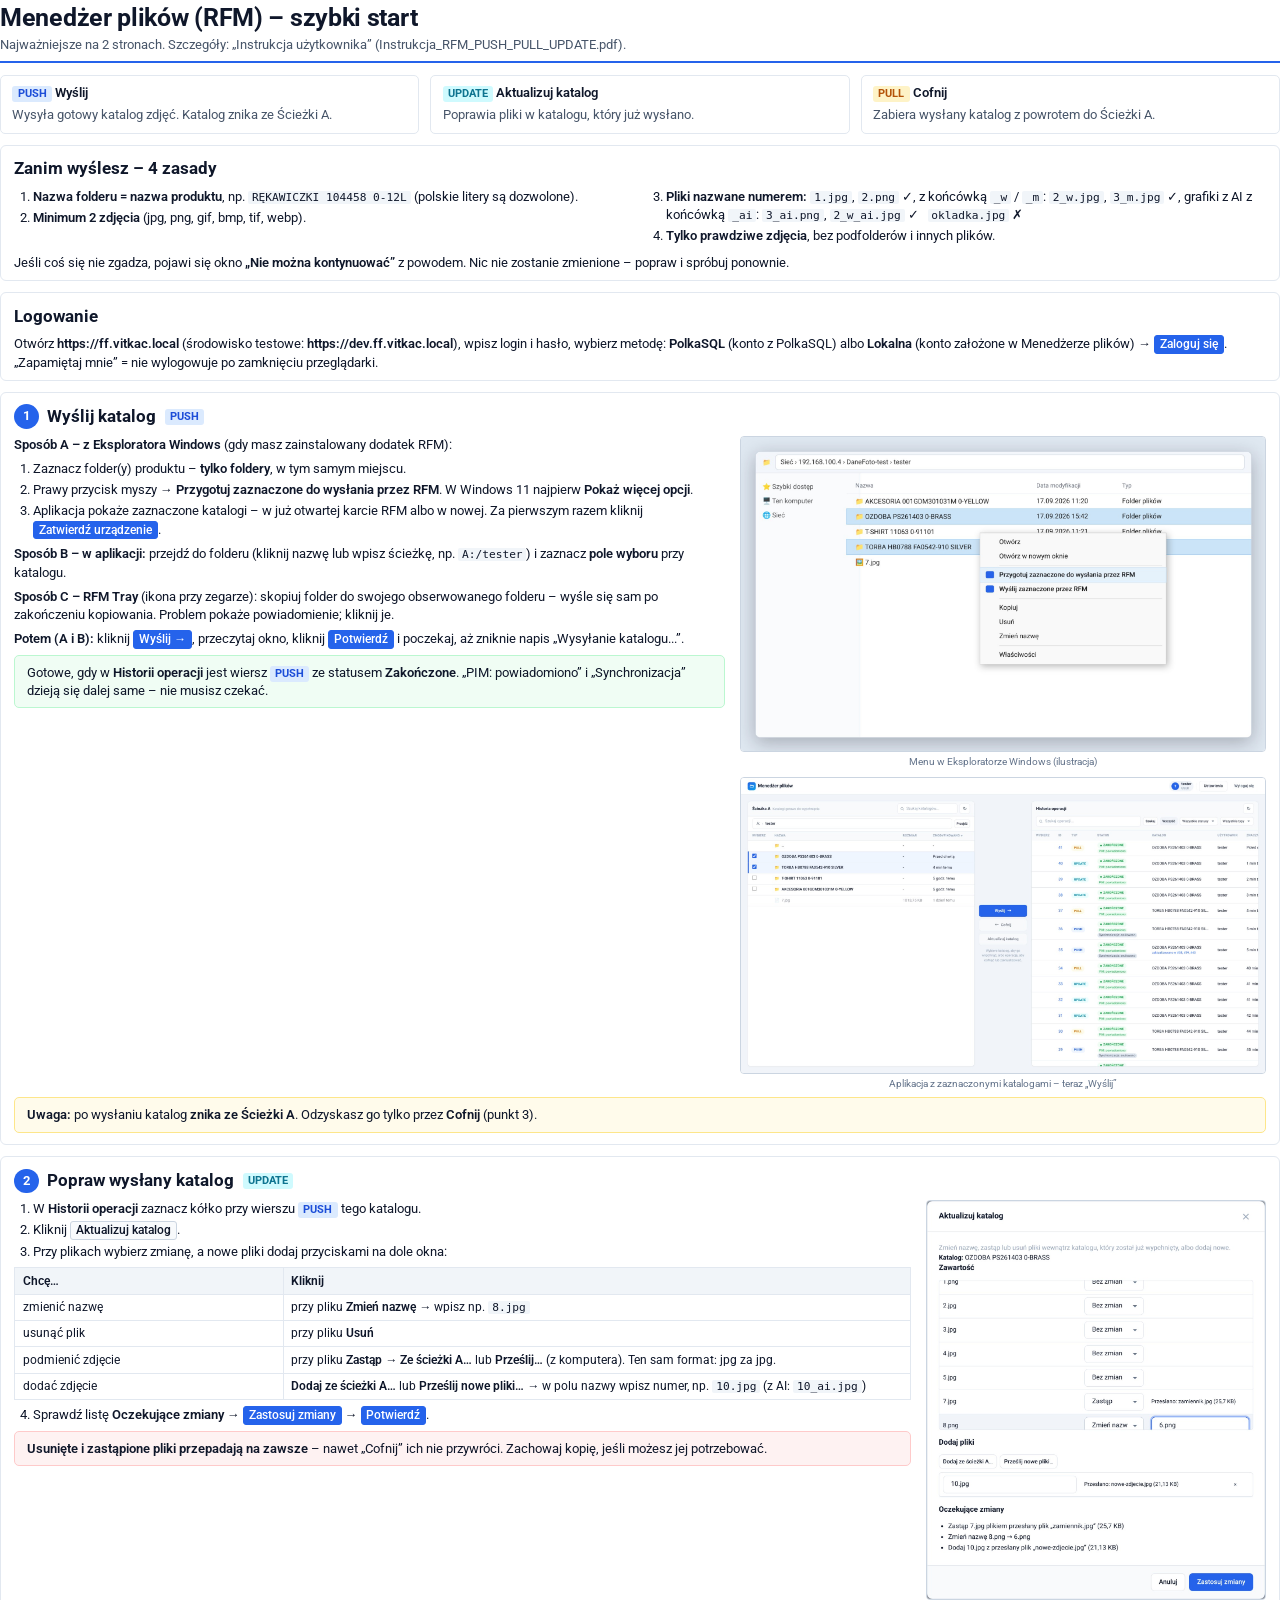
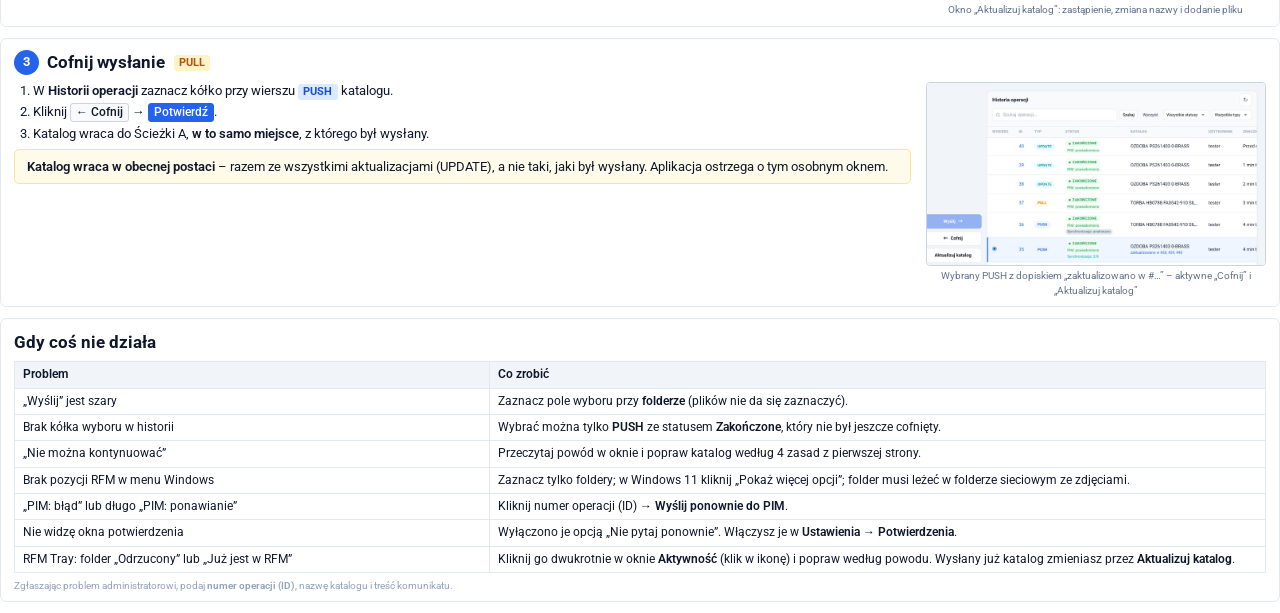
<file: docs/instructions/src/quickstart.html>
<!doctype html>
<html lang="pl">
<head>
<meta charset="utf-8">
<title>Menedżer plików – szybki start</title>
<link rel="stylesheet" href="fonts/roboto.css">
<style>
@page { size: A4; margin: 11mm 12mm 12mm 12mm; }
:root{--ink:#0f172a;--muted:#475569;--line:#e2e8f0;--blue:#2563eb}
*{box-sizing:border-box}
html,body{margin:0;background:#fff}
body{font-family:Roboto,sans-serif;color:var(--ink);font-size:9.6pt;line-height:1.42;-webkit-print-color-adjust:exact;print-color-adjust:exact}
h1{font-size:19pt;margin:0;letter-spacing:-.3px}
h2{font-size:12.5pt;margin:0 0 1.8mm;display:flex;align-items:center;gap:2.2mm}
h2 .n{width:6.6mm;height:6.6mm;border-radius:50%;background:var(--blue);color:#fff;font-size:10pt;display:inline-flex;align-items:center;justify-content:center}
p{margin:0 0 1.6mm}
ol,ul{margin:0 0 1.6mm;padding-left:5mm}
li{margin:0 0 .8mm}
b{font-weight:600}
.head{display:flex;align-items:flex-end;justify-content:space-between;border-bottom:2px solid var(--blue);padding-bottom:2mm;margin-bottom:3mm}
.head .sub{color:var(--muted);font-size:9.5pt}
.ui{display:inline-block;padding:0 1.3mm;border:1px solid #cbd5e1;border-radius:3px;background:#f8fafc;font-weight:500;font-size:9pt;white-space:nowrap;line-height:1.4}
.ui.p{background:var(--blue);border-color:var(--blue);color:#fff}
.tag{display:inline-block;padding:0 1.4mm;border-radius:3px;font-weight:700;font-size:8pt;line-height:1.5}
.push{background:#dbeafe;color:#1d4ed8}.pull{background:#fef3c7;color:#b45309}.update{background:#cffafe;color:#0e7490}
code{font-family:"DejaVu Sans Mono",monospace;font-size:8.4pt;background:#f1f5f9;padding:0 1mm;border-radius:2px;white-space:nowrap}
.ops{display:grid;grid-template-columns:repeat(3,1fr);gap:3mm;margin-bottom:3mm}
.op{border:1px solid var(--line);border-radius:5px;padding:2.2mm 3mm}
.op p{margin:1mm 0 0;color:var(--muted)}
.card{border:1px solid var(--line);border-radius:6px;padding:3mm 3.5mm 2mm;margin-bottom:3mm;break-inside:avoid}
.row{display:grid;grid-template-columns:1fr 1fr;gap:4mm;align-items:start}
.row.w{grid-template-columns:1.15fr .85fr}
.page2 ~ .card .row.w{grid-template-columns:1.45fr .55fr}
img{width:100%;border:1px solid #cbd5e1;border-radius:4px;display:block}
.cap{font-size:7.8pt;color:#64748b;margin-top:.8mm;text-align:center}
.warn{background:#fffbeb;border:1px solid #fde68a;border-radius:5px;padding:2mm 3mm;margin:1.5mm 0}
.stop{background:#fef2f2;border:1px solid #fecaca;border-radius:5px;padding:2mm 3mm;margin:1.5mm 0}
.ok{background:#f0fdf4;border:1px solid #bbf7d0;border-radius:5px;padding:2mm 3mm;margin:1.5mm 0}
table{border-collapse:collapse;width:100%;font-size:9pt}
th,td{border:1px solid var(--line);padding:1.1mm 2mm;text-align:left;vertical-align:top}
th{background:#f1f5f9;font-weight:600}
.page2{break-before:page}
.foot{font-size:7.8pt;color:#94a3b8;margin-top:2mm}
</style>
</head>
<body>

<div class="head">
  <div><h1>Menedżer plików (RFM) – szybki start</h1>
  <div class="sub">Najważniejsze na 2 stronach. Szczegóły: „Instrukcja użytkownika” (Instrukcja_RFM_PUSH_PULL_UPDATE.pdf).</div></div>
</div>

<div class="ops">
  <div class="op"><span class="tag push">PUSH</span> <b>Wyślij</b><p>Wysyła gotowy katalog zdjęć. Katalog znika ze Ścieżki A.</p></div>
  <div class="op"><span class="tag update">UPDATE</span> <b>Aktualizuj katalog</b><p>Poprawia pliki w katalogu, który już wysłano.</p></div>
  <div class="op"><span class="tag pull">PULL</span> <b>Cofnij</b><p>Zabiera wysłany katalog z powrotem do Ścieżki A.</p></div>
</div>

<div class="card">
  <h2>Zanim wyślesz – 4 zasady</h2>
  <div class="row">
    <ol>
      <li><b>Nazwa folderu = nazwa produktu</b>, np. <code>RĘKAWICZKI 104458 0-12L</code> (polskie litery są dozwolone).</li>
      <li><b>Minimum 2 zdjęcia</b> (jpg, png, gif, bmp, tif, webp).</li>
    </ol>
    <ol start="3">
      <li><b>Pliki nazwane numerem:</b> <code>1.jpg</code>, <code>2.png</code> ✓, z końcówką <code>_w</code> / <code>_m</code>: <code>2_w.jpg</code>, <code>3_m.jpg</code> ✓, grafiki z AI z końcówką <code>_ai</code>: <code>3_ai.png</code>, <code>2_w_ai.jpg</code> ✓ &nbsp; <code>okladka.jpg</code> ✗</li>
      <li><b>Tylko prawdziwe zdjęcia</b>, bez podfolderów i innych plików.</li>
    </ol>
  </div>
  <p style="margin:0">Jeśli coś się nie zgadza, pojawi się okno <b>„Nie można kontynuować”</b> z powodem. Nic nie zostanie zmienione – popraw i spróbuj ponownie.</p>
</div>

<div class="card">
  <h2>Logowanie</h2>
  <p style="margin:0">Otwórz <b>https://ff.vitkac.local</b> (środowisko testowe: <b>https://dev.ff.vitkac.local</b>), wpisz login i hasło, wybierz metodę: <b>PolkaSQL</b> (konto z PolkaSQL) albo <b>Lokalna</b> (konto założone w Menedżerze plików) → <span class="ui p">Zaloguj się</span>. „Zapamiętaj mnie” = nie wylogowuje po zamknięciu przeglądarki.</p>
</div>

<div class="card">
  <h2><span class="n">1</span>Wyślij katalog <span class="tag push">PUSH</span></h2>
  <div class="row w">
    <div>
      <p><b>Sposób A – z Eksploratora Windows</b> (gdy masz zainstalowany dodatek RFM):</p>
      <ol>
        <li>Zaznacz folder(y) produktu – <b>tylko foldery</b>, w tym samym miejscu.</li>
        <li>Prawy przycisk myszy → <b>Przygotuj zaznaczone do wysłania przez RFM</b>. W Windows 11 najpierw <b>Pokaż więcej opcji</b>.</li>
        <li>Aplikacja pokaże zaznaczone katalogi – w już otwartej karcie RFM albo w nowej. Za pierwszym razem kliknij <span class="ui p">Zatwierdź urządzenie</span>.</li>
      </ol>
      <p><b>Sposób B – w aplikacji:</b> przejdź do folderu (kliknij nazwę lub wpisz ścieżkę, np. <code>A:/tester</code>) i zaznacz <b>pole wyboru</b> przy katalogu.</p>
      <p><b>Sposób C – RFM Tray</b> (ikona przy zegarze): skopiuj folder do swojego obserwowanego folderu – wyśle się sam po zakończeniu kopiowania. Problem pokaże powiadomienie; kliknij je.</p>
      <p><b>Potem (A i B):</b> kliknij <span class="ui p">Wyślij →</span>, przeczytaj okno, kliknij <span class="ui p">Potwierdź</span> i poczekaj, aż zniknie napis „Wysyłanie katalogu...”.</p>
      <div class="ok">Gotowe, gdy w <b>Historii operacji</b> jest wiersz <span class="tag push">PUSH</span> ze statusem <b>Zakończone</b>. „PIM: powiadomiono” i „Synchronizacja” dzieją się dalej same – nie musisz czekać.</div>
    </div>
    <div>
      <img src="img/windows_menu.jpg">
      <div class="cap">Menu w Eksploratorze Windows (ilustracja)</div>
      <img src="img/prepare_deeplink.jpg" style="margin-top:2mm">
      <div class="cap">Aplikacja z zaznaczonymi katalogami – teraz „Wyślij”</div>
    </div>
  </div>
  <div class="warn" style="margin-bottom:1mm"><b>Uwaga:</b> po wysłaniu katalog <b>znika ze Ścieżki A</b>. Odzyskasz go tylko przez <b>Cofnij</b> (punkt 3).</div>
</div>

<!-- ================= STRONA 2 ================= -->
<div class="page2"></div>

<div class="card">
  <h2><span class="n">2</span>Popraw wysłany katalog <span class="tag update">UPDATE</span></h2>
  <div class="row w">
    <div>
      <ol>
        <li>W <b>Historii operacji</b> zaznacz kółko przy wierszu <span class="tag push">PUSH</span> tego katalogu.</li>
        <li>Kliknij <span class="ui">Aktualizuj katalog</span>.</li>
        <li>Przy plikach wybierz zmianę, a nowe pliki dodaj przyciskami na dole okna:</li>
      </ol>
      <table style="margin-bottom:1.6mm">
        <tr><th style="width:30%">Chcę…</th><th>Kliknij</th></tr>
        <tr><td>zmienić nazwę</td><td>przy pliku <b>Zmień nazwę</b> → wpisz np. <code>8.jpg</code></td></tr>
        <tr><td>usunąć plik</td><td>przy pliku <b>Usuń</b></td></tr>
        <tr><td>podmienić zdjęcie</td><td>przy pliku <b>Zastąp</b> → <b>Ze ścieżki A…</b> lub <b>Prześlij…</b> (z komputera). Ten sam format: jpg za jpg.</td></tr>
        <tr><td>dodać zdjęcie</td><td><b>Dodaj ze ścieżki A…</b> lub <b>Prześlij nowe pliki…</b> → w polu nazwy wpisz numer, np. <code>10.jpg</code> (z AI: <code>10_ai.jpg</code>)</td></tr>
      </table>
      <ol start="4">
        <li>Sprawdź listę <b>Oczekujące zmiany</b> → <span class="ui p">Zastosuj zmiany</span> → <span class="ui p">Potwierdź</span>.</li>
      </ol>
      <div class="stop"><b>Usunięte i zastąpione pliki przepadają na zawsze</b> – nawet „Cofnij” ich nie przywróci. Zachowaj kopię, jeśli możesz jej potrzebować.</div>
    </div>
    <div>
      <img src="img/update2_draft.jpg">
      <div class="cap">Okno „Aktualizuj katalog”: zastąpienie, zmiana nazwy i dodanie pliku</div>
    </div>
  </div>
</div>

<div class="card">
  <h2><span class="n">3</span>Cofnij wysłanie <span class="tag pull">PULL</span></h2>
  <div class="row w">
    <div>
      <ol>
        <li>W <b>Historii operacji</b> zaznacz kółko przy wierszu <span class="tag push">PUSH</span> katalogu.</li>
        <li>Kliknij <span class="ui">← Cofnij</span> → <span class="ui p">Potwierdź</span>.</li>
        <li>Katalog wraca do Ścieżki A, <b>w to samo miejsce</b>, z którego był wysłany.</li>
      </ol>
      <div class="warn"><b>Katalog wraca w obecnej postaci</b> – razem ze wszystkimi aktualizacjami (UPDATE), a nie taki, jaki był wysłany. Aplikacja ostrzega o tym osobnym oknem.</div>
    </div>
    <div>
      <img src="img/pull2_selected.jpg">
      <div class="cap">Wybrany PUSH z dopiskiem „zaktualizowano w #…” – aktywne „Cofnij” i „Aktualizuj katalog”</div>
    </div>
  </div>
</div>

<div class="card">
  <h2>Gdy coś nie działa</h2>
  <table>
    <tr><th style="width:38%">Problem</th><th>Co zrobić</th></tr>
    <tr><td>„Wyślij” jest szary</td><td>Zaznacz pole wyboru przy <b>folderze</b> (plików nie da się zaznaczyć).</td></tr>
    <tr><td>Brak kółka wyboru w historii</td><td>Wybrać można tylko <b>PUSH</b> ze statusem <b>Zakończone</b>, który nie był jeszcze cofnięty.</td></tr>
    <tr><td>„Nie można kontynuować”</td><td>Przeczytaj powód w oknie i popraw katalog według 4 zasad z pierwszej strony.</td></tr>
    <tr><td>Brak pozycji RFM w menu Windows</td><td>Zaznacz tylko foldery; w Windows 11 kliknij „Pokaż więcej opcji”; folder musi leżeć w folderze sieciowym ze zdjęciami.</td></tr>
    <tr><td>„PIM: błąd” lub długo „PIM: ponawianie”</td><td>Kliknij numer operacji (ID) → <b>Wyślij ponownie do PIM</b>.</td></tr>
    <tr><td>Nie widzę okna potwierdzenia</td><td>Wyłączono je opcją „Nie pytaj ponownie”. Włączysz je w <b>Ustawienia → Potwierdzenia</b>.</td></tr>
    <tr><td>RFM Tray: folder „Odrzucony” lub „Już jest w RFM”</td><td>Kliknij go dwukrotnie w oknie <b>Aktywność</b> (klik w ikonę) i popraw według powodu. Wysłany już katalog zmieniasz przez <b>Aktualizuj katalog</b>.</td></tr>
  </table>
  <p class="foot" style="margin:1.5mm 0 0">Zgłaszając problem administratorowi, podaj <b>numer operacji (ID)</b>, nazwę katalogu i treść komunikatu.</p>
</div>

</body>
</html>
</file>
<file: docs/instructions/src/fonts/roboto.css>
@font-face{font-family:Roboto;font-style:normal;font-weight:100 900;src:url(roboto-normal-latin.woff2) format('woff2');unicode-range:U+0000-00FF, U+0131, U+0152-0153, U+02BB-02BC, U+02C6, U+02DA, U+02DC, U+0304, U+0308, U+0329, U+2000-206F, U+20AC, U+2122, U+2191, U+2193, U+2212, U+2215, U+FEFF, U+FFFD}
@font-face{font-family:Roboto;font-style:normal;font-weight:100 900;src:url(roboto-normal-latin-ext.woff2) format('woff2');unicode-range:U+0100-02BA, U+02BD-02C5, U+02C7-02CC, U+02CE-02D7, U+02DD-02FF, U+0304, U+0308, U+0329, U+1D00-1DBF, U+1E00-1E9F, U+1EF2-1EFF, U+2020, U+20A0-20AB, U+20AD-20C0, U+2113, U+2C60-2C7F, U+A720-A7FF}
@font-face{font-family:Roboto;font-style:italic;font-weight:100 900;src:url(roboto-italic-latin.woff2) format('woff2');unicode-range:U+0000-00FF, U+0131, U+0152-0153, U+02BB-02BC, U+02C6, U+02DA, U+02DC, U+0304, U+0308, U+0329, U+2000-206F, U+20AC, U+2122, U+2191, U+2193, U+2212, U+2215, U+FEFF, U+FFFD}
@font-face{font-family:Roboto;font-style:italic;font-weight:100 900;src:url(roboto-italic-latin-ext.woff2) format('woff2');unicode-range:U+0100-02BA, U+02BD-02C5, U+02C7-02CC, U+02CE-02D7, U+02DD-02FF, U+0304, U+0308, U+0329, U+1D00-1DBF, U+1E00-1E9F, U+1EF2-1EFF, U+2020, U+20A0-20AB, U+20AD-20C0, U+2113, U+2C60-2C7F, U+A720-A7FF}
</file>
